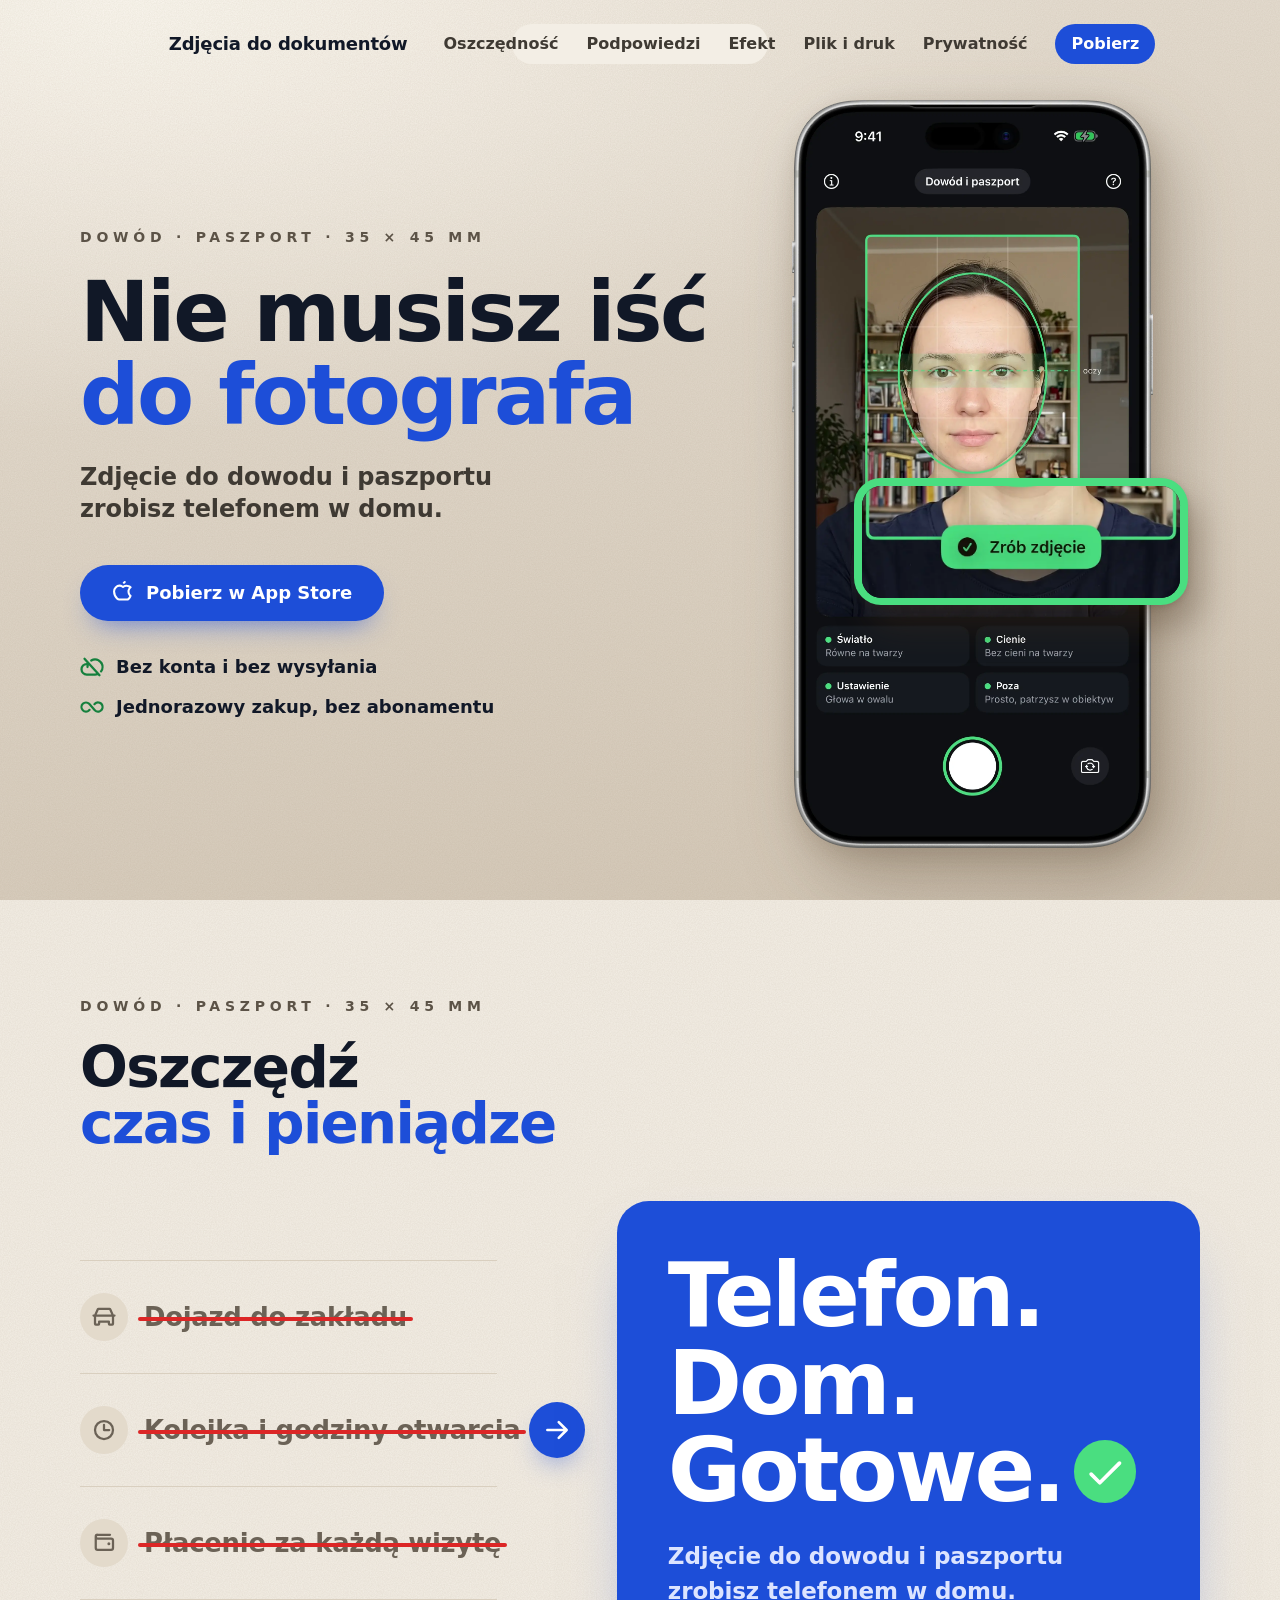
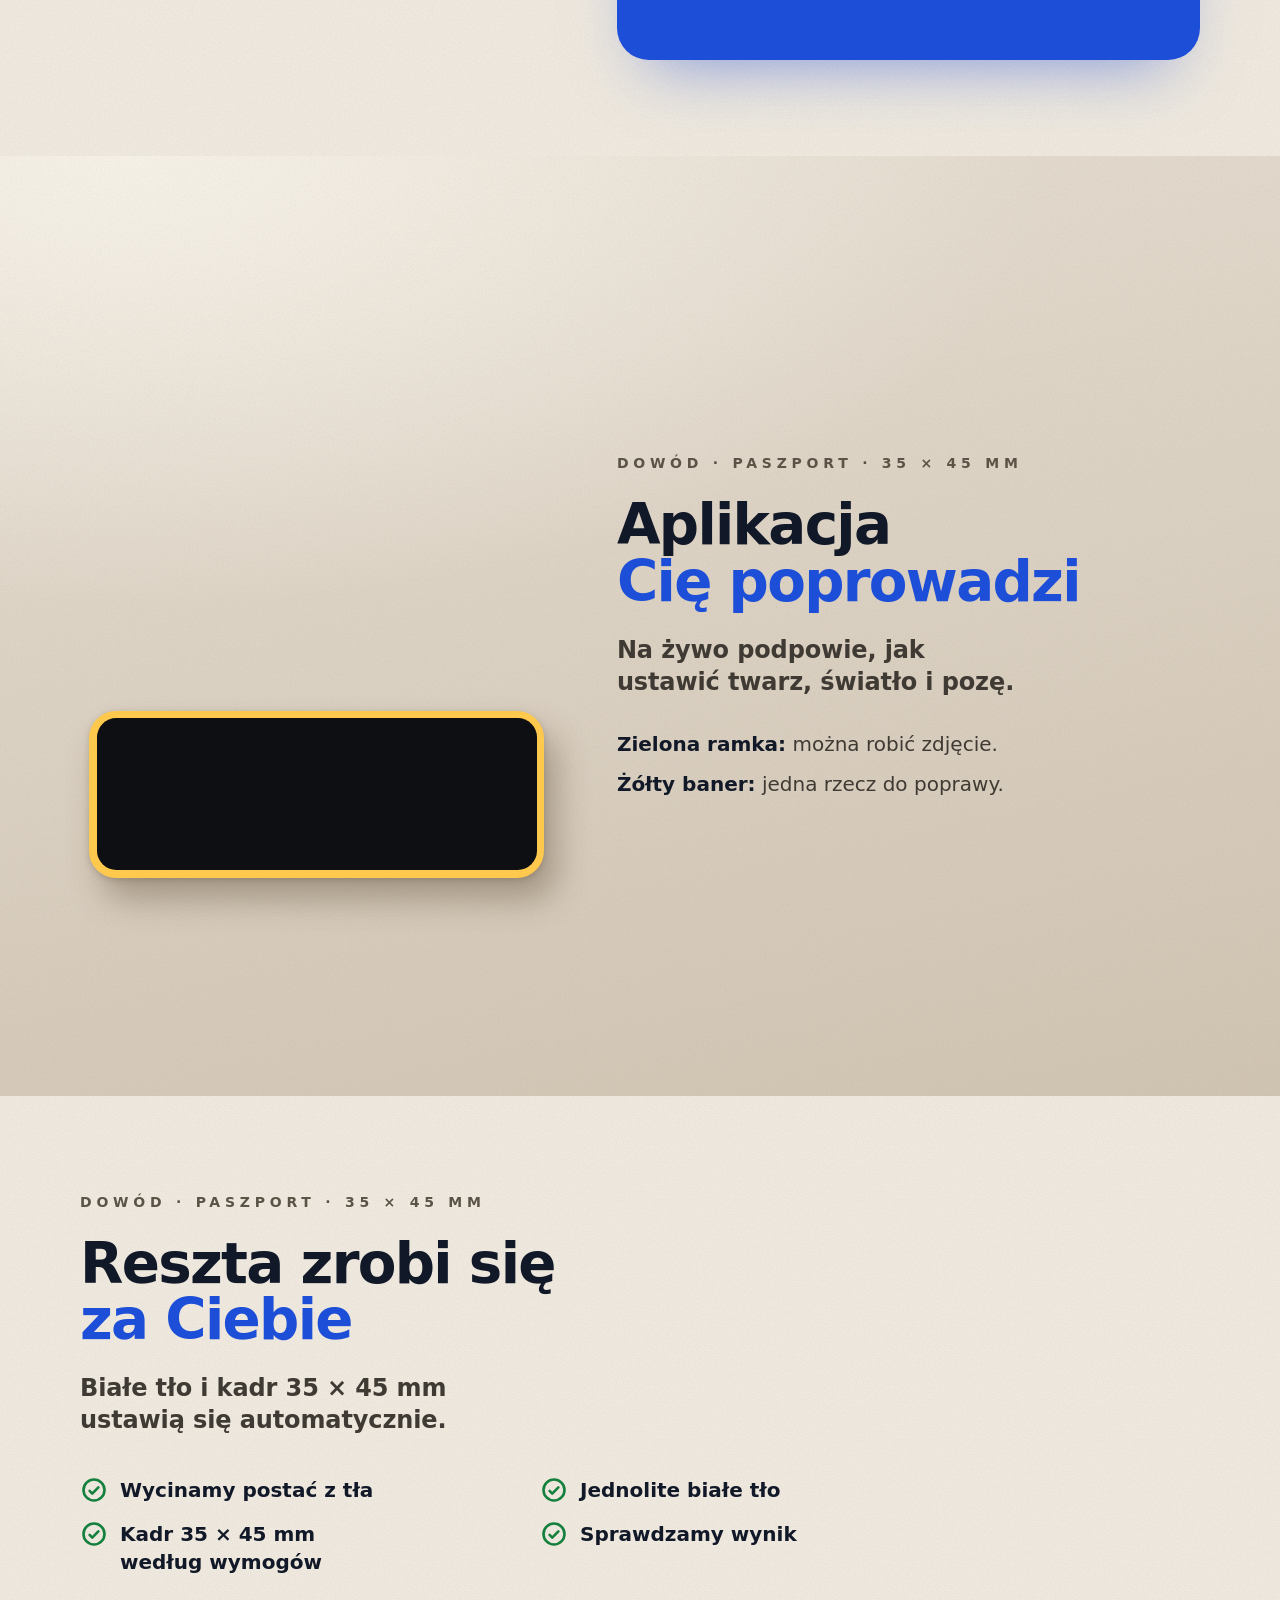
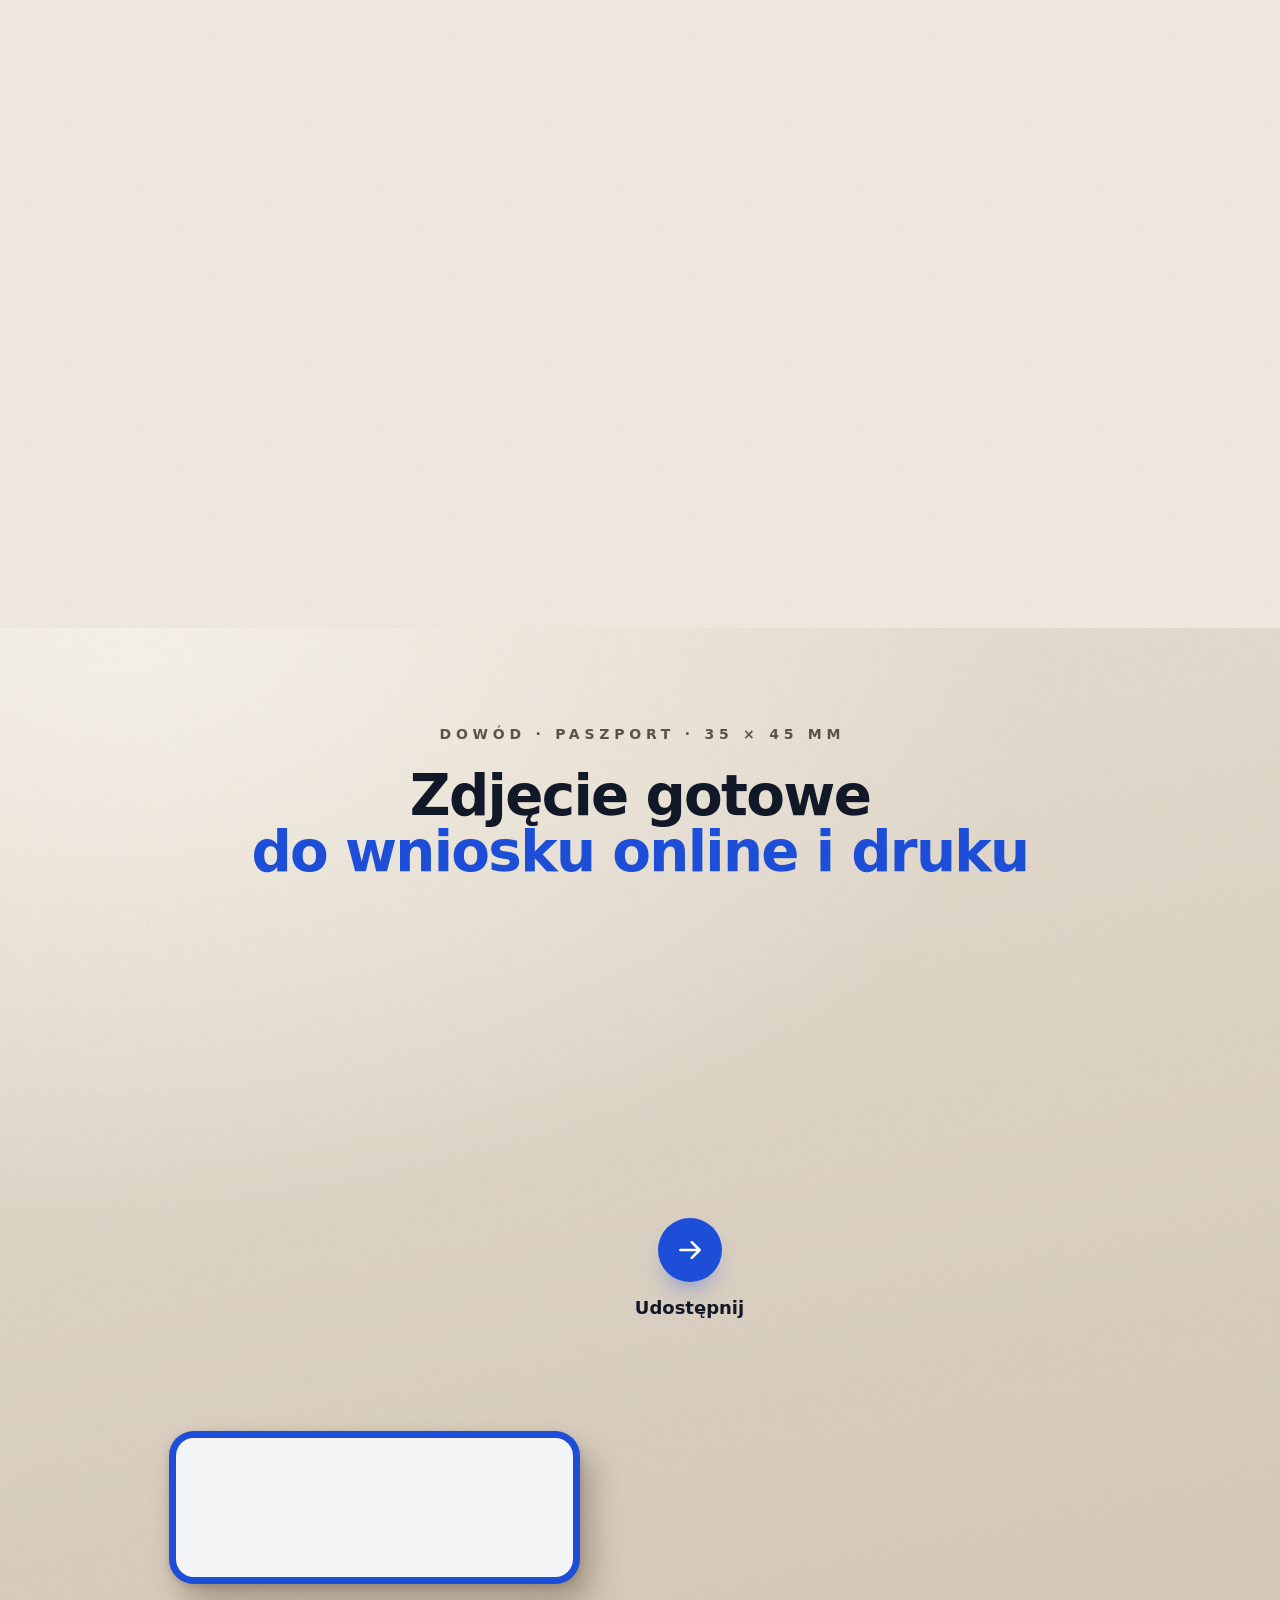
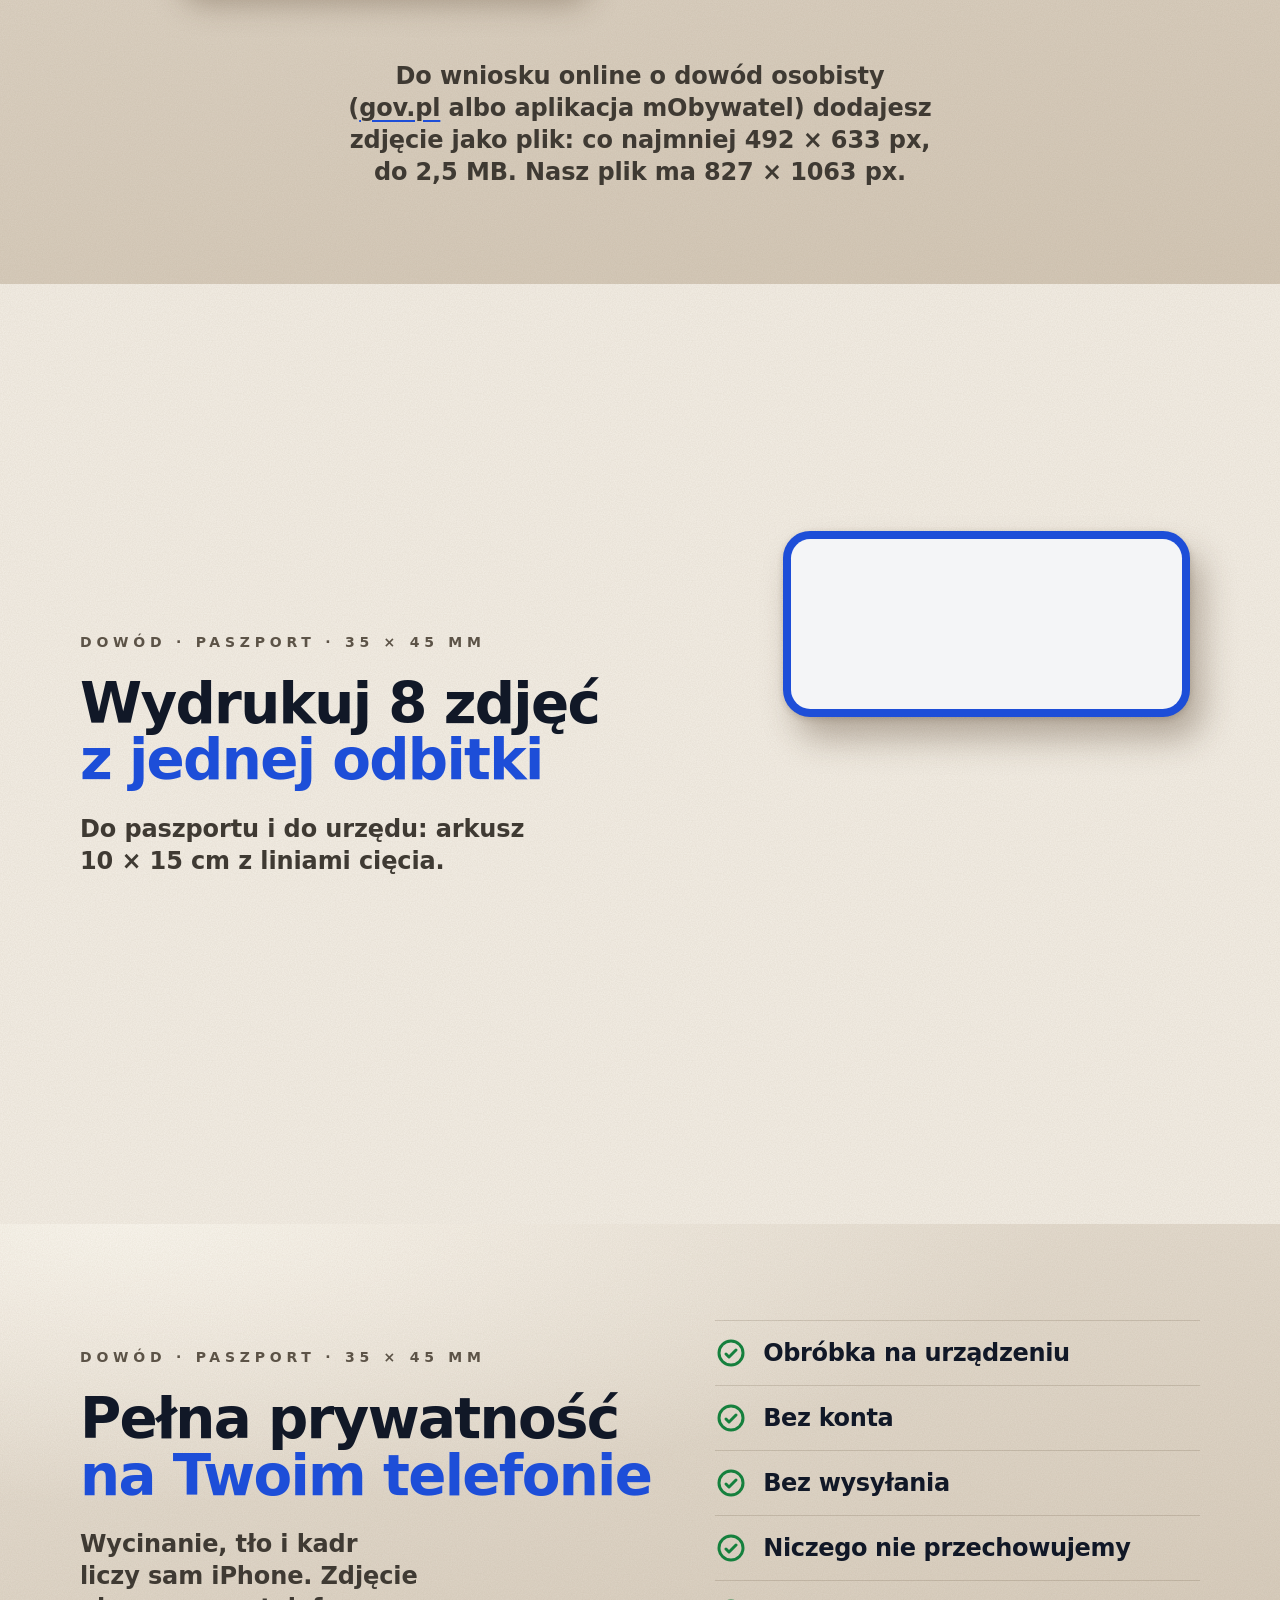
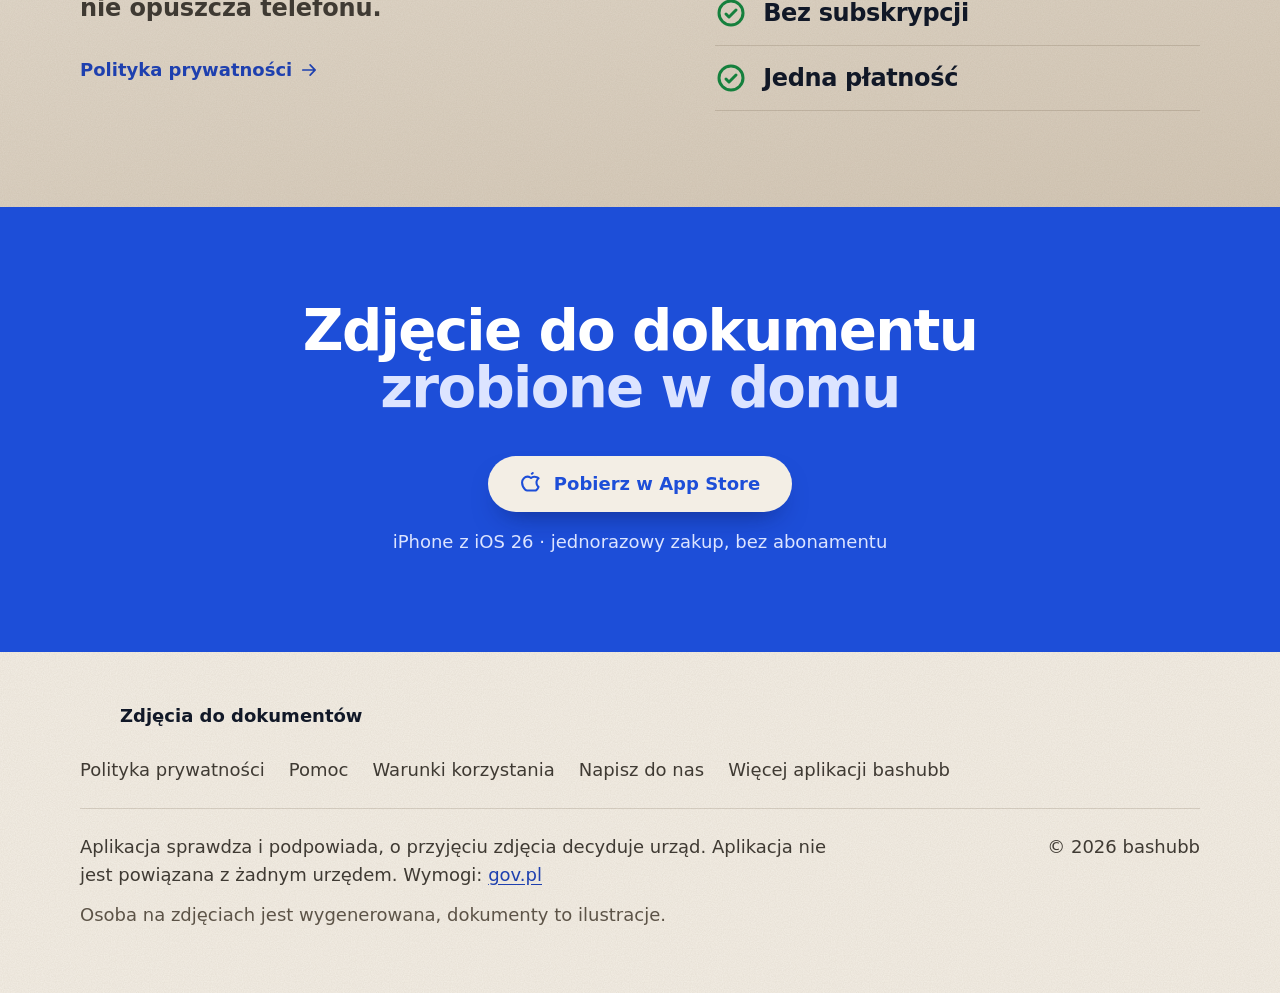
<file: index.html>
<!doctype html>
<html lang="pl" class="no-js">
<head>
<meta charset="utf-8">
<meta name="viewport" content="width=device-width, initial-scale=1, viewport-fit=cover">
<title>Zdjęcia do dokumentów: zdjęcie do dowodu i paszportu telefonem w domu</title>
<meta name="description" content="Zdjęcie do dowodu i paszportu zrobisz telefonem w domu. Aparat z ramką 35 × 45 mm i polami oczu i brody z maski MSWiA, podpowiedzi na żywo, potem białe tło i kadr robią się same. Plik do wniosku online o dowód osobisty albo arkusz 10 × 15 cm do druku. Wszystko na iPhonie.">
<link rel="canonical" href="https://bashubb.com/idphoto/">
<meta property="og:url" content="https://bashubb.com/idphoto/">
<meta name="theme-color" content="#f3eee5">
<meta name="color-scheme" content="light">
<meta property="og:type" content="website">
<meta property="og:locale" content="pl_PL">
<meta property="og:site_name" content="Zdjęcia do dokumentów">
<meta property="og:title" content="Nie musisz iść do fotografa">
<meta property="og:description" content="Zdjęcie do dowodu i paszportu zrobisz telefonem w domu. Ramka 35 × 45 mm z polami oczu i brody z maski MSWiA, białe tło i kadr. Wszystko na iPhonie.">
<meta property="og:image" content="https://bashubb.com/idphoto/assets/social-preview.jpg">
<meta property="og:image:width" content="1200">
<meta property="og:image:height" content="630">
<meta property="og:image:alt" content="Zdjęcia do dokumentów: Nie musisz iść do fotografa. Aparat z zieloną ramką do zdjęcia do dowodu i paszportu.">
<meta name="twitter:card" content="summary_large_image">
<meta name="twitter:image" content="https://bashubb.com/idphoto/assets/social-preview.jpg">
<link rel="icon" href="assets/fav/favicon-32.png" type="image/png" sizes="32x32">
<link rel="icon" href="assets/fav/favicon-48.png" type="image/png" sizes="48x48">
<link rel="icon" href="assets/fav/favicon-192.png" type="image/png" sizes="192x192">
<link rel="apple-touch-icon" href="assets/fav/apple-touch-icon.png">
<link rel="preload" href="assets/media/phone-ready.webp" as="image" type="image/webp" fetchpriority="high">
<link rel="stylesheet" href="assets/landing.css?v=2">
<link rel="stylesheet" href="assets/idphoto.css?v=4">
<script type="application/ld+json">
{
  "@context": "https://schema.org",
  "@type": "SoftwareApplication",
  "name": "Zdjęcia do dokumentów",
  "operatingSystem": "iOS 26 lub nowszy",
  "applicationCategory": "PhotographyApplication",
  "inLanguage": "pl",
  "url": "https://bashubb.com/idphoto/",
  "description": "Zdjęcie do dowodu osobistego i paszportu telefonem: ramka 35 × 45 mm z polami oczu i brody z maski MSWiA, podpowiedzi na żywo, automatycznie białe tło i kadr. Plik do wniosku online o dowód osobisty albo arkusz 10 × 15 cm do druku (paszport, urząd). Wszystko na telefonie.",
  "publisher": {"@type": "Organization", "name": "bashubb", "url": "https://bashubb.com/"}
}
</script>
</head>
<body>
<svg width="0" height="0" style="position:absolute" aria-hidden="true"><symbol id="i-apple-logo" viewBox="0 0 256 256" fill="currentColor"><path d="M227,168a12,12,0,0,0-4.21-5.09C207.25,152.22,204,133.68,204,120c0-16.17,12.68-30.6,20.25-37.76a12,12,0,0,0,0-17.43C210.89,52.17,188.81,44,168,44a76.29,76.29,0,0,0-40,11.37,75.59,75.59,0,0,0-93.58,11A78.64,78.64,0,0,0,12,123.51,131,131,0,0,0,53.43,216,43.81,43.81,0,0,0,83.6,228h87.69a43.87,43.87,0,0,0,32.05-13.85,127.63,127.63,0,0,0,18.4-25.39c1.57-2.88,3-5.71,4.14-8.41C227.47,176.67,229.12,172.87,227,168Zm-41.23,29.82A19.78,19.78,0,0,1,171.29,204H83.6a19.85,19.85,0,0,1-13.7-5.42A107.18,107.18,0,0,1,36,122.88,54.49,54.49,0,0,1,51.5,83.28,50.86,50.86,0,0,1,88,68h.72A51.5,51.5,0,0,1,120.48,79.4a12,12,0,0,0,15,0A51.41,51.41,0,0,1,168,68a67.24,67.24,0,0,1,29.88,7.4C186.26,89.66,180,105.13,180,120c0,23.33,7.47,42.89,21.25,56.19A103.3,103.3,0,0,1,185.76,197.81ZM128.75,13A43.83,43.83,0,0,1,142.17,1.51a12,12,0,0,1,11.64,21,19.84,19.84,0,0,0-6.11,5.24A12,12,0,0,1,128.75,13Z"/></symbol><symbol id="i-arrow-right" viewBox="0 0 256 256" fill="currentColor"><path d="M224.49,136.49l-72,72a12,12,0,0,1-17-17L187,140H40a12,12,0,0,1,0-24H187L135.51,64.48a12,12,0,0,1,17-17l72,72A12,12,0,0,1,224.49,136.49Z"/></symbol><symbol id="i-car-simple" viewBox="0 0 256 256" fill="currentColor"><path d="M240,100h-8.2L205.08,39.88A20,20,0,0,0,186.8,28H69.2A20,20,0,0,0,50.92,39.88L24.2,100H16a12,12,0,0,0,0,24h4v76a20,20,0,0,0,20,20H68a20,20,0,0,0,20-20V188h80v12a20,20,0,0,0,20,20h28a20,20,0,0,0,20-20V124h4a12,12,0,0,0,0-24ZM71.8,52H184.2l21.33,48H50.47ZM212,196H192V176a12,12,0,0,0-12-12H76a12,12,0,0,0-12,12v20H44V124H212Z"/></symbol><symbol id="i-check" viewBox="0 0 256 256" fill="currentColor"><path d="M232.49,80.49l-128,128a12,12,0,0,1-17,0l-56-56a12,12,0,1,1,17-17L96,183,215.51,63.51a12,12,0,0,1,17,17Z"/></symbol><symbol id="i-check-circle" viewBox="0 0 256 256" fill="currentColor"><path d="M176.49,95.51a12,12,0,0,1,0,17l-56,56a12,12,0,0,1-17,0l-24-24a12,12,0,1,1,17-17L112,143l47.51-47.52A12,12,0,0,1,176.49,95.51ZM236,128A108,108,0,1,1,128,20,108.12,108.12,0,0,1,236,128Zm-24,0a84,84,0,1,0-84,84A84.09,84.09,0,0,0,212,128Z"/></symbol><symbol id="i-clock" viewBox="0 0 256 256" fill="currentColor"><path d="M128,20A108,108,0,1,0,236,128,108.12,108.12,0,0,0,128,20Zm0,192a84,84,0,1,1,84-84A84.09,84.09,0,0,1,128,212Zm68-84a12,12,0,0,1-12,12H128a12,12,0,0,1-12-12V72a12,12,0,0,1,24,0v44h44A12,12,0,0,1,196,128Z"/></symbol><symbol id="i-cloud-slash" viewBox="0 0 256 256" fill="currentColor"><path d="M56.88,31.93A12,12,0,1,0,39.12,48.07L71.79,84A68,68,0,0,0,72,220h88a91.26,91.26,0,0,0,30.66-5.24l8.46,9.31a12,12,0,0,0,17.76-16.14ZM160,196H72a44,44,0,0,1-1.8-87.95A91.91,91.91,0,0,0,68,128a12,12,0,0,0,24,0,68.22,68.22,0,0,1,2.66-18.84l77.88,85.67A68.67,68.67,0,0,1,160,196Zm92-68a91.32,91.32,0,0,1-17.53,54,12,12,0,1,1-19.41-14.11,68,68,0,0,0-89.57-98.53,12,12,0,0,1-12.2-20.66A92,92,0,0,1,252,128Z"/></symbol><symbol id="i-infinity" viewBox="0 0 256 256" fill="currentColor"><path d="M252,128a60,60,0,0,1-102.43,42.43l-.49-.53L89.22,102.31a36,36,0,1,0,0,51.38l3.08-3.48a12,12,0,1,1,18,15.91l-3.35,3.78-.49.53a60,60,0,1,1,0-84.86l.49.53,59.86,67.59a36,36,0,1,0,0-51.38l-3.08,3.48a12,12,0,1,1-18-15.91l3.35-3.78.49-.53A60,60,0,0,1,252,128Z"/></symbol><symbol id="i-wallet" viewBox="0 0 256 256" fill="currentColor"><path d="M196,136a16,16,0,1,1-16-16A16,16,0,0,1,196,136Zm40-36v80a32,32,0,0,1-32,32H60a32,32,0,0,1-32-32V60.92A32,32,0,0,1,60,28H192a12,12,0,0,1,0,24H60a8,8,0,0,0-8,8.26v.08A8.32,8.32,0,0,0,60.48,68H204A32,32,0,0,1,236,100Zm-24,0a8,8,0,0,0-8-8H60.48A33.72,33.72,0,0,1,52,90.92V180a8,8,0,0,0,8,8H204a8,8,0,0,0,8-8Z"/></symbol></svg>

<a class="skip" href="#main">Przejdź do treści</a>

<nav class="island" aria-label="Główna nawigacja">
  <a class="brand" href="./"><img src="assets/app-icon-128.png" alt="" width="28" height="28">Zdjęcia do dokumentów</a>
  <div class="links">
    <a href="#save">Oszczędność</a>
    <a href="#guide">Podpowiedzi</a>
    <a href="#auto">Efekt</a>
    <a href="#send">Plik i druk</a>
    <a href="#privacy">Prywatność</a>
  </div>
  <a class="btn sm cta" href="https://apps.apple.com/pl/app/id6835585571">Pobierz</a>
  <button class="burger" type="button" aria-expanded="false" aria-controls="menu" aria-label="Otwórz menu"><span></span><span></span></button>
</nav>
<div class="menu" id="menu">
  <a href="#save">Oszczędność</a>
  <a href="#guide">Podpowiedzi</a>
  <a href="#auto">Efekt</a>
  <a href="#send">Plik i druk</a>
  <a href="#privacy">Prywatność</a>
  <a href="support/">Pomoc</a>
</div>

<main id="main">

<!-- 1. Hero -->
<section class="hero band-sand" aria-labelledby="hero-title">
  <div class="wrap hero-grid">
    <div class="hero-copy reveal">
      <span class="eyebrow">Dowód · paszport · 35&nbsp;×&nbsp;45&nbsp;mm</span>
      <h1 class="hero-title" id="hero-title"><span class="l1">Nie musisz iść</span> <span class="l2">do fotografa</span></h1>
      <p class="sub">Zdjęcie do dowodu i paszportu zrobisz telefonem w domu.</p>
      <div class="cta-row">
        <a class="btn lg" href="https://apps.apple.com/pl/app/id6835585571"><svg class="apple" aria-hidden="true"><use href="#i-apple-logo"/></svg>Pobierz w App Store</a>
      </div>
      <ul class="proof" aria-label="W skrócie">
        <li><svg aria-hidden="true"><use href="#i-cloud-slash"/></svg>Bez konta i bez wysyłania</li>
        <li><svg aria-hidden="true"><use href="#i-infinity"/></svg>Jednorazowy zakup, bez abonamentu</li>
      </ul>
    </div>
    <div class="stage-col reveal d2" style="--or:0.13">
      <div class="stage">
        <img class="ph" src="assets/media/phone-ready.webp" width="1428" height="2959" alt="Aparat aplikacji: twarz w zielonej ramce i owalu, a na dole zielony baner „Zrób zdjęcie” i cztery podpowiedzi: światło, cienie, ustawienie, poza" fetchpriority="high">
        <div class="zoom green" aria-hidden="true" style="--zl:17.087%;--zt:50.558%;--zw:92.640%;--rx:0.19538;--ry:0.49882;--rw:0.60924;--rh:0.10308;--ar:870/305"><div class="zp"><div class="zi i-ready"></div></div></div>
      </div>
    </div>
  </div>
</section>

<!-- 2. Save -->
<section class="save band-light pad" id="save" aria-labelledby="save-title">
  <div class="wrap">
    <div class="reveal">
      <span class="eyebrow">Dowód · paszport · 35&nbsp;×&nbsp;45&nbsp;mm</span>
      <h2 class="title" id="save-title"><span class="l1">Oszczędź</span> <span class="l2">czas i pieniądze</span></h2>
    </div>
    <div class="save-grid">
      <ul class="costs reveal" aria-label="Czego nie trzeba robić">
        <li><span class="badge" aria-hidden="true"><svg><use href="#i-car-simple"/></svg></span><s class="cost">Dojazd do zakładu</s></li>
        <li><span class="badge" aria-hidden="true"><svg><use href="#i-clock"/></svg></span><s class="cost">Kolejka i godziny otwarcia</s></li>
        <li><span class="badge" aria-hidden="true"><svg><use href="#i-wallet"/></svg></span><s class="cost">Płacenie za każdą wizytę</s></li>
      </ul>
      <span class="save-arrow" aria-hidden="true"><svg><use href="#i-arrow-right"/></svg></span>
      <div class="answer-card reveal d2">
        <p class="answer"><span>Telefon.</span><span>Dom.</span><span class="done">Gotowe.<i class="tick" aria-hidden="true"><svg><use href="#i-check"/></svg></i></span></p>
        <p class="answer-sub">Zdjęcie do dowodu i paszportu zrobisz telefonem w&nbsp;domu.</p>
      </div>
    </div>
  </div>
</section>

<!-- 3. Guide -->
<section class="guide band-sand pad" id="guide" aria-labelledby="guide-title">
  <div class="wrap split">
    <div class="stage-col reveal" style="--ol:0.31">
      <div class="stage">
        <img class="ph" src="assets/media/phone-hint.webp" width="1428" height="2959" alt="Aparat z żółtym banerem „Odsuń się trochę” i czterema podpowiedziami na dole: światło, cienie, ustawienie podświetlone na żółto, poza" loading="lazy">
        <div class="zoom amber" aria-hidden="true" style="--zl:-28.390%;--zt:61.375%;--zw:126.009%;--rx:0.04482;--ry:0.69145;--rw:0.91036;--rh:0.14363;--ar:1300/425;--zp:0.01681;--zbg:#0e0f12"><div class="zp"><div class="zi i-hint"></div></div></div>
      </div>
    </div>
    <div class="reveal d2">
      <span class="eyebrow">Dowód · paszport · 35&nbsp;×&nbsp;45&nbsp;mm</span>
      <h2 class="title" id="guide-title"><span class="l1">Aplikacja</span> <span class="l2">Cię poprowadzi</span></h2>
      <p class="sub">Na żywo podpowie, jak ustawić twarz, światło i pozę.</p>
      <ul class="say">
        <li><b>Zielona ramka:</b> można robić zdjęcie.</li>
        <li><b>Żółty baner:</b> jedna rzecz do poprawy.</li>
      </ul>
    </div>
  </div>
</section>

<!-- 4. The rest is automatic -->
<section class="auto band-light pad" id="auto" aria-labelledby="auto-title">
  <div class="wrap">
    <div class="reveal">
      <span class="eyebrow">Dowód · paszport · 35&nbsp;×&nbsp;45&nbsp;mm</span>
      <h2 class="title" id="auto-title"><span class="l1">Reszta zrobi się</span> <span class="l2">za Ciebie</span></h2>
      <p class="sub">Białe tło i kadr 35&nbsp;×&nbsp;45&nbsp;mm ustawią się automatycznie.</p>
    </div>
    <ul class="ticks reveal d1">
      <li><svg aria-hidden="true"><use href="#i-check-circle"/></svg>Wycinamy postać z tła</li>
      <li><svg aria-hidden="true"><use href="#i-check-circle"/></svg>Jednolite białe tło</li>
      <li><svg aria-hidden="true"><use href="#i-check-circle"/></svg>Kadr 35&nbsp;×&nbsp;45&nbsp;mm według wymogów</li>
      <li><svg aria-hidden="true"><use href="#i-check-circle"/></svg>Sprawdzamy wynik</li>
    </ul>
    <div class="docs reveal">
      <img src="assets/media/documents.webp" width="2400" height="1300" alt="Makiety dokumentów z tym samym zdjęciem: paszport i dowód osobisty (ilustracja)" loading="lazy">
    </div>
  </div>
</section>

<!-- 5. Send the file -->
<section class="send band-sand pad" id="send" aria-labelledby="send-title">
  <div class="wrap">
    <div class="center reveal">
      <span class="eyebrow">Dowód · paszport · 35&nbsp;×&nbsp;45&nbsp;mm</span>
      <h2 class="title" id="send-title"><span class="l1">Zdjęcie gotowe</span> <span class="l2">do wniosku online i druku</span></h2>
    </div>
    <div class="flow">
      <div class="stage-col reveal" style="--ol:0.30">
        <div class="stage">
          <img class="ph" src="assets/media/phone-result.webp" width="1428" height="2959" alt="Zdjęcie gotowe: portret na białym tle, lista sprawdzonych wymogów i przyciski „Zapisz w Zdjęciach”, „Zapisz w Plikach” i „Udostępnij”" loading="lazy">
          <div class="zoom blue" aria-hidden="true" style="--zl:-26.639%;--zt:73.491%;--zw:124.608%;--rx:0.05882;--ry:0.81480;--rw:0.88235;--rh:0.13518;--ar:1260/400;--zp:0.02801;--zbg:#f4f5f7"><div class="zp"><div class="zi i-result"></div></div></div>
        </div>
      </div>
      <div class="flow-arrow reveal d1">
        <span class="arrow" aria-hidden="true"><svg><use href="#i-arrow-right"/></svg></span>
        <span>Udostępnij</span>
      </div>
      <div class="fig-form">
        <div class="stage-col reveal d2">
          <div class="stage">
            <img class="ph" src="assets/media/iphone-form.webp" width="900" height="1865" alt="Przykładowy formularz „Wnioski online”: krok 3 z 5, dodany plik ze zdjęciem z komunikatem „Plik dodany” i odhaczone wymagania (ilustracja)" loading="lazy">
          </div>
        </div>
      </div>
    </div>
    <p class="sub send-note reveal">Do wniosku online o dowód osobisty (<a href="https://www.gov.pl/web/gov/uzyskaj-dowod-osobisty" rel="noopener">gov.pl</a> albo aplikacja mObywatel) dodajesz zdjęcie jako plik: co najmniej 492&nbsp;×&nbsp;633&nbsp;px, do 2,5&nbsp;MB. Nasz plik ma 827&nbsp;×&nbsp;1063&nbsp;px.</p>
  </div>
</section>

<!-- 6. Print -->
<section class="print band-light pad" id="print" aria-labelledby="print-title">
  <div class="wrap split flip">
    <div class="reveal">
      <span class="eyebrow">Dowód · paszport · 35&nbsp;×&nbsp;45&nbsp;mm</span>
      <h2 class="title" id="print-title"><span class="l1">Wydrukuj 8 zdjęć</span> <span class="l2">z jednej odbitki</span></h2>
      <p class="sub">Do paszportu i do urzędu: arkusz 10&nbsp;×&nbsp;15&nbsp;cm z liniami cięcia.</p>
    </div>
    <div class="stage-col reveal d2" style="--or:0.20">
      <div class="stage">
        <img class="ph" src="assets/media/phone-print.webp" width="1428" height="2959" alt="Zdjęcie gotowe, zakładka „Do druku”: arkusz 10 × 15 cm z ośmioma zdjęciami i lista sprawdzonych wymogów" loading="lazy">
        <div class="zoom blue" aria-hidden="true" style="--zl:4.482%;--zt:20.210%;--zw:112.807%;--rx:0.04482;--ry:0.20818;--rw:0.86835;--rh:0.17405;--ar:1240/515;--zp:0.01681;--zbg:#f4f5f7"><div class="zp"><div class="zi i-print"></div></div></div>
      </div>
    </div>
  </div>
</section>

<!-- 6. Privacy -->
<section class="privacy band-sand pad" id="privacy" aria-labelledby="privacy-title">
  <div class="wrap priv">
    <div class="reveal">
      <span class="eyebrow">Dowód · paszport · 35&nbsp;×&nbsp;45&nbsp;mm</span>
      <h2 class="title" id="privacy-title"><span class="l1">Pełna prywatność</span> <span class="l2">na Twoim telefonie</span></h2>
      <p class="sub">Wycinanie, tło i kadr liczy sam iPhone. Zdjęcie nie opuszcza telefonu.</p>
      <a class="more" href="privacy/">Polityka prywatności<svg aria-hidden="true"><use href="#i-arrow-right"/></svg></a>
    </div>
    <ul class="pv reveal d2">
      <li><svg aria-hidden="true"><use href="#i-check-circle"/></svg>Obróbka na urządzeniu</li>
      <li><svg aria-hidden="true"><use href="#i-check-circle"/></svg>Bez konta</li>
      <li><svg aria-hidden="true"><use href="#i-check-circle"/></svg>Bez wysyłania</li>
      <li><svg aria-hidden="true"><use href="#i-check-circle"/></svg>Niczego nie przechowujemy</li>
      <li><svg aria-hidden="true"><use href="#i-check-circle"/></svg>Bez subskrypcji</li>
      <li><svg aria-hidden="true"><use href="#i-check-circle"/></svg>Jedna płatność</li>
    </ul>
  </div>
</section>

<!-- 7. Final call -->
<section class="final pad" aria-labelledby="final-title">
  <div class="wrap">
    <h2 class="title reveal" id="final-title"><span class="l1">Zdjęcie do dokumentu</span> <span class="l2">zrobione w domu</span></h2>
    <div class="cta-row reveal d1">
      <a class="btn lg" href="https://apps.apple.com/pl/app/id6835585571"><svg class="apple" aria-hidden="true"><use href="#i-apple-logo"/></svg>Pobierz w App Store</a>
    </div>
    <p class="small reveal d2">iPhone z iOS 26 · jednorazowy zakup, bez abonamentu</p>
  </div>
</section>
</main>

<footer class="footer">
  <div class="wrap">
    <a class="brand" href="./"><img src="assets/app-icon-128.png" alt="" width="32" height="32">Zdjęcia do dokumentów</a>
    <nav aria-label="Stopka">
      <a href="privacy/">Polityka prywatności</a>
      <a href="support/">Pomoc</a>
      <a href="https://www.apple.com/legal/internet-services/itunes/dev/stdeula/">Warunki korzystania</a>
      <a href="mailto:bashubb.dev@gmail.com">Napisz do nas</a>
      <a href="https://bashubb.com/">Więcej aplikacji bashubb</a>
    </nav>
    <div class="meta">
      <p class="note">Aplikacja sprawdza i podpowiada, o przyjęciu zdjęcia decyduje urząd. Aplikacja nie jest powiązana z żadnym urzędem. Wymogi: <a href="https://www.gov.pl/web/gov/zdjecie-do-dowodu-lub-paszportu" rel="noopener">gov.pl</a></p>
      <span>© 2026 bashubb</span>
      <p class="quiet">Osoba na zdjęciach jest wygenerowana, dokumenty to ilustracje.</p>
    </div>
  </div>
</footer>

<script src="assets/landing.js?v=2"></script>
<script>
(() => {
  // landing.js is shared across sites and labels its menu button in English; relabel it in Polish
  const burger = document.querySelector(".burger");
  if (!burger) return;
  const label = () => burger.setAttribute("aria-label", burger.getAttribute("aria-expanded") === "true" ? "Zamknij menu" : "Otwórz menu");
  burger.addEventListener("click", label);
  const menu = document.getElementById("menu");
  if (menu) menu.addEventListener("click", label);
  addEventListener("keydown", (e) => { if (e.key === "Escape") label(); });
})();
</script>
</body>
</html>
</file>
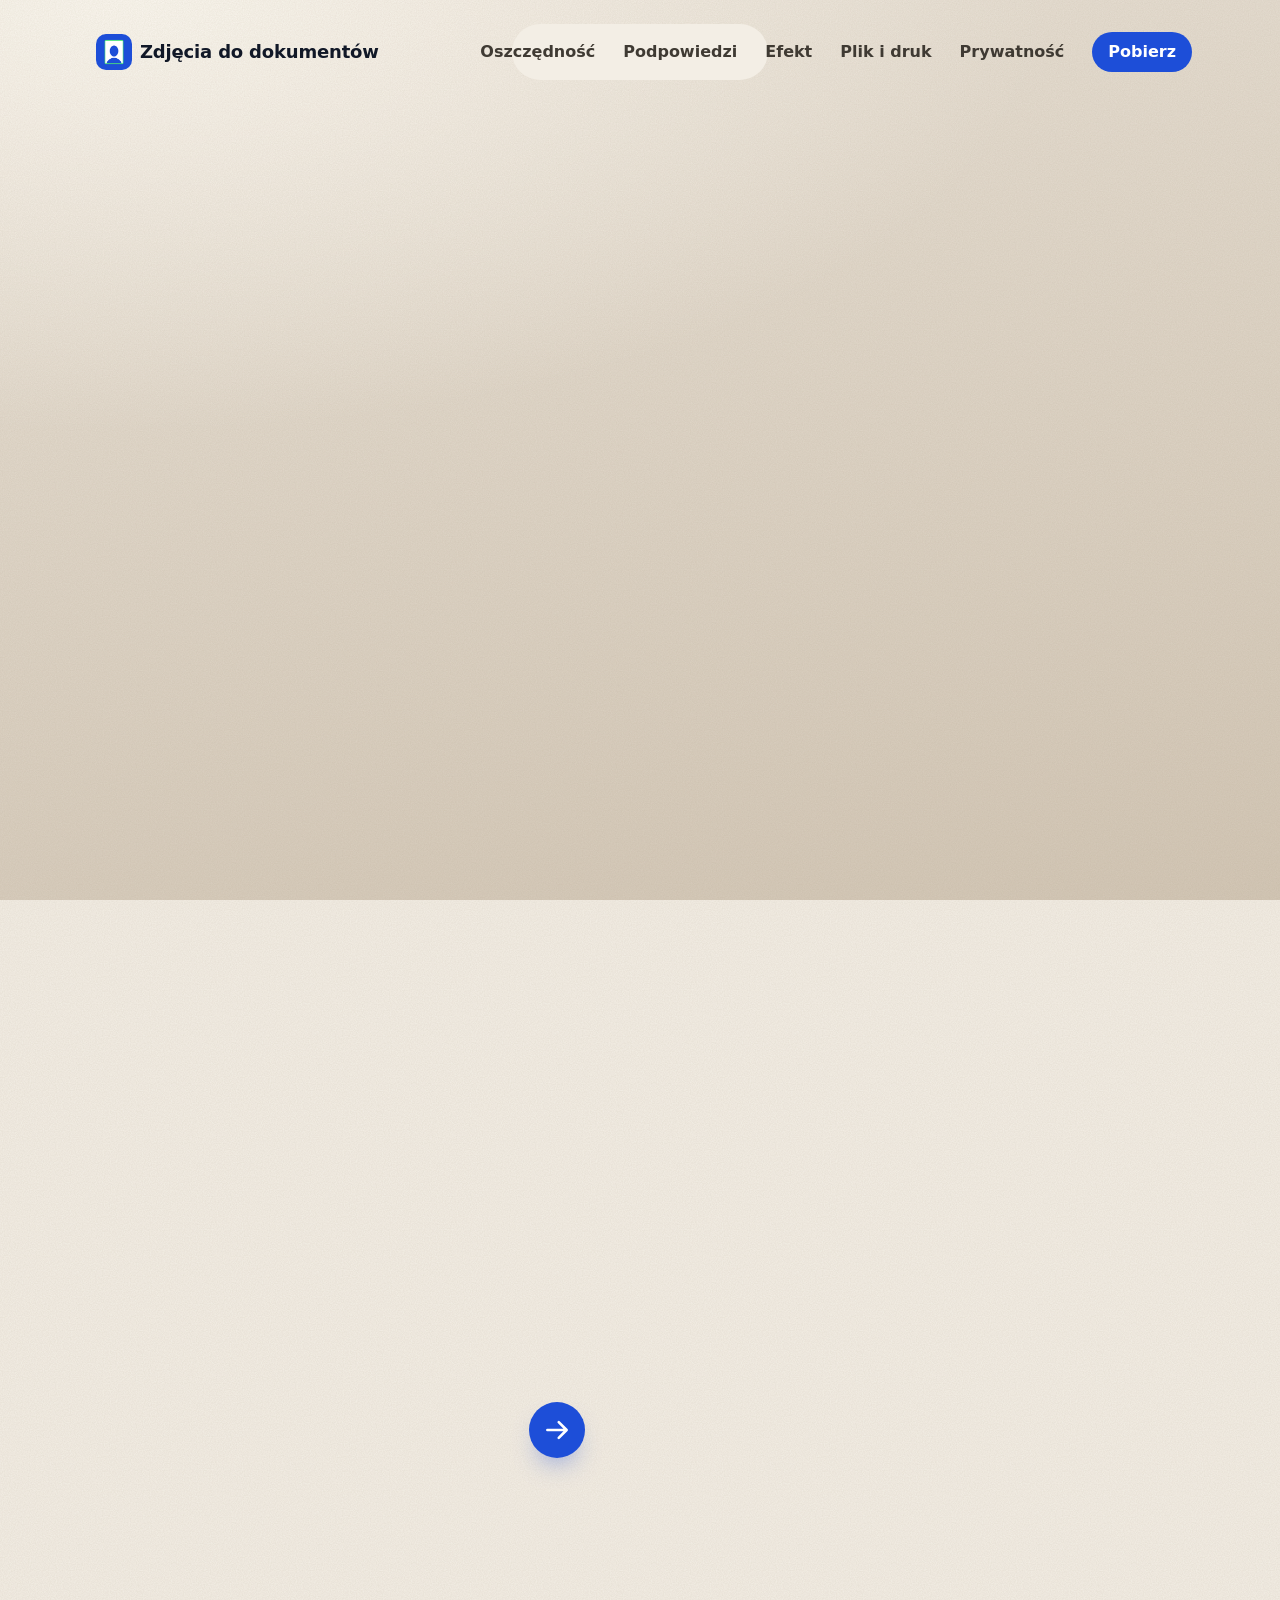
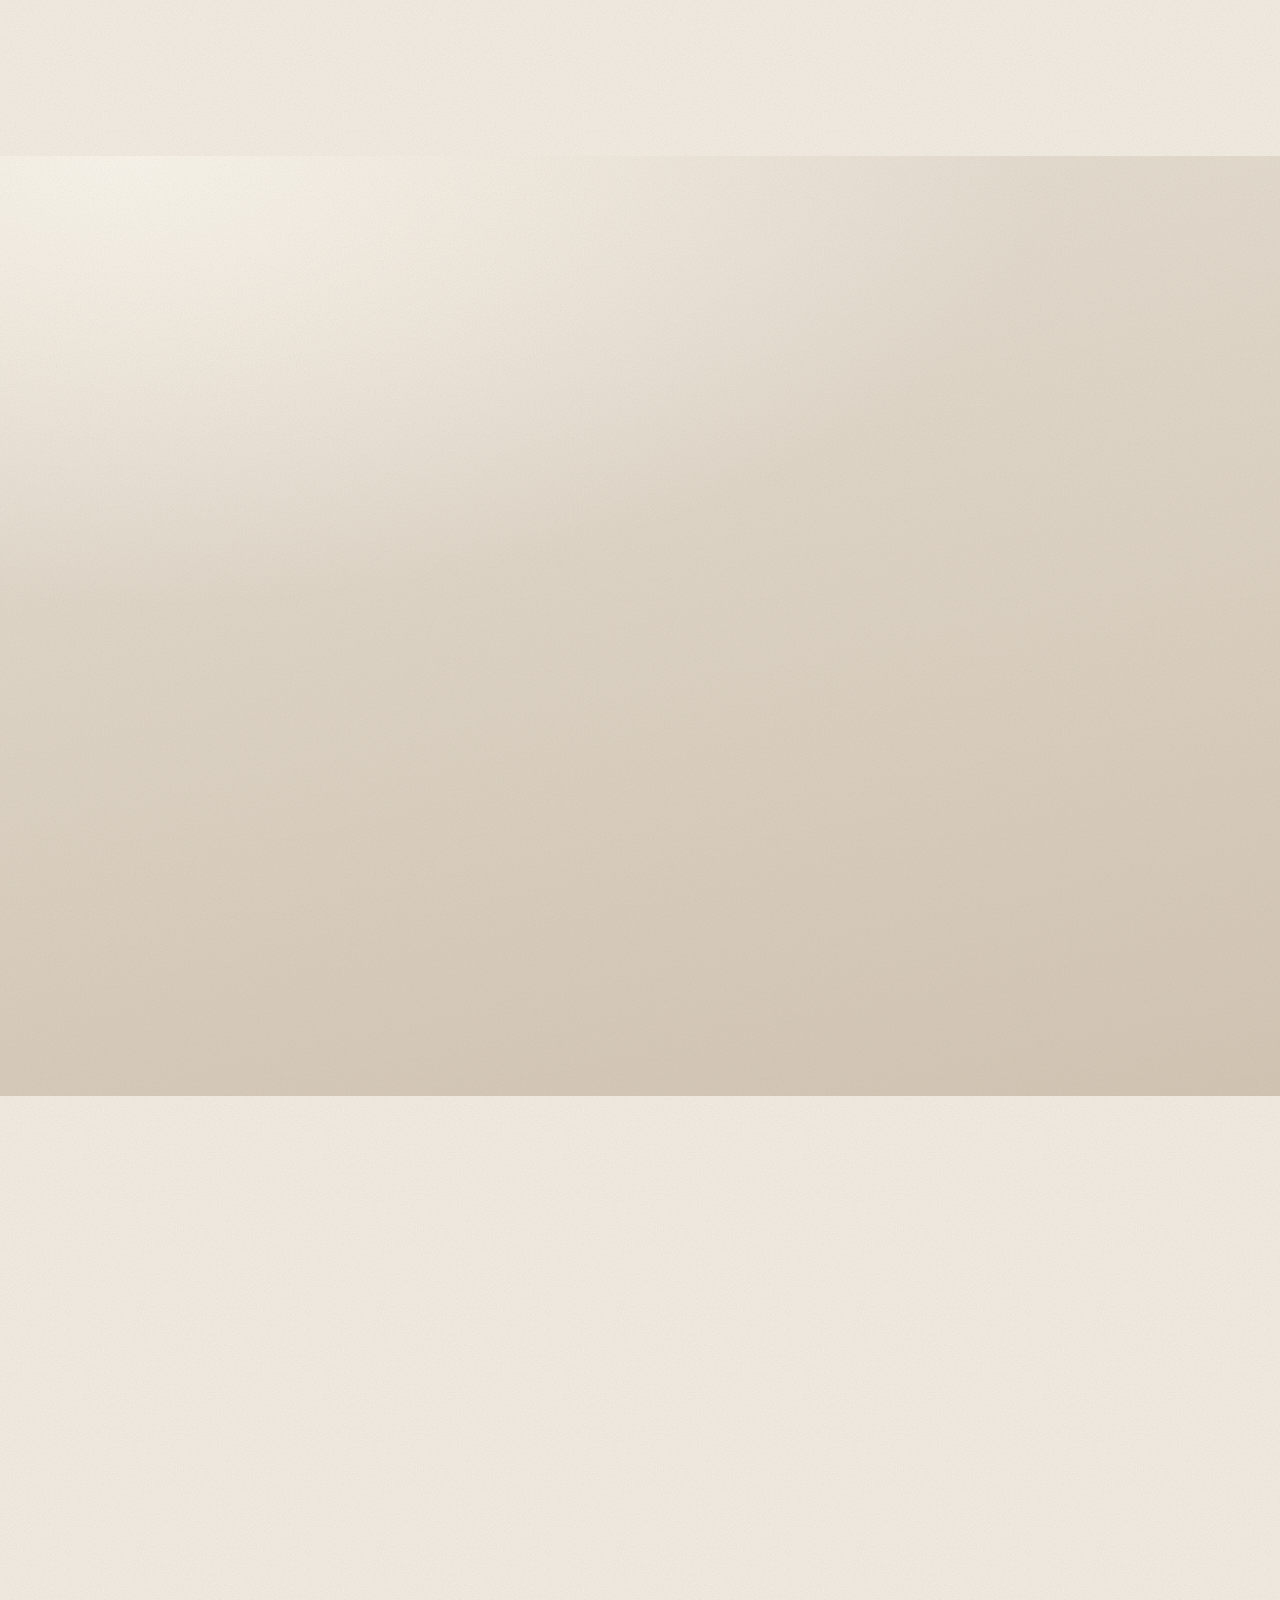
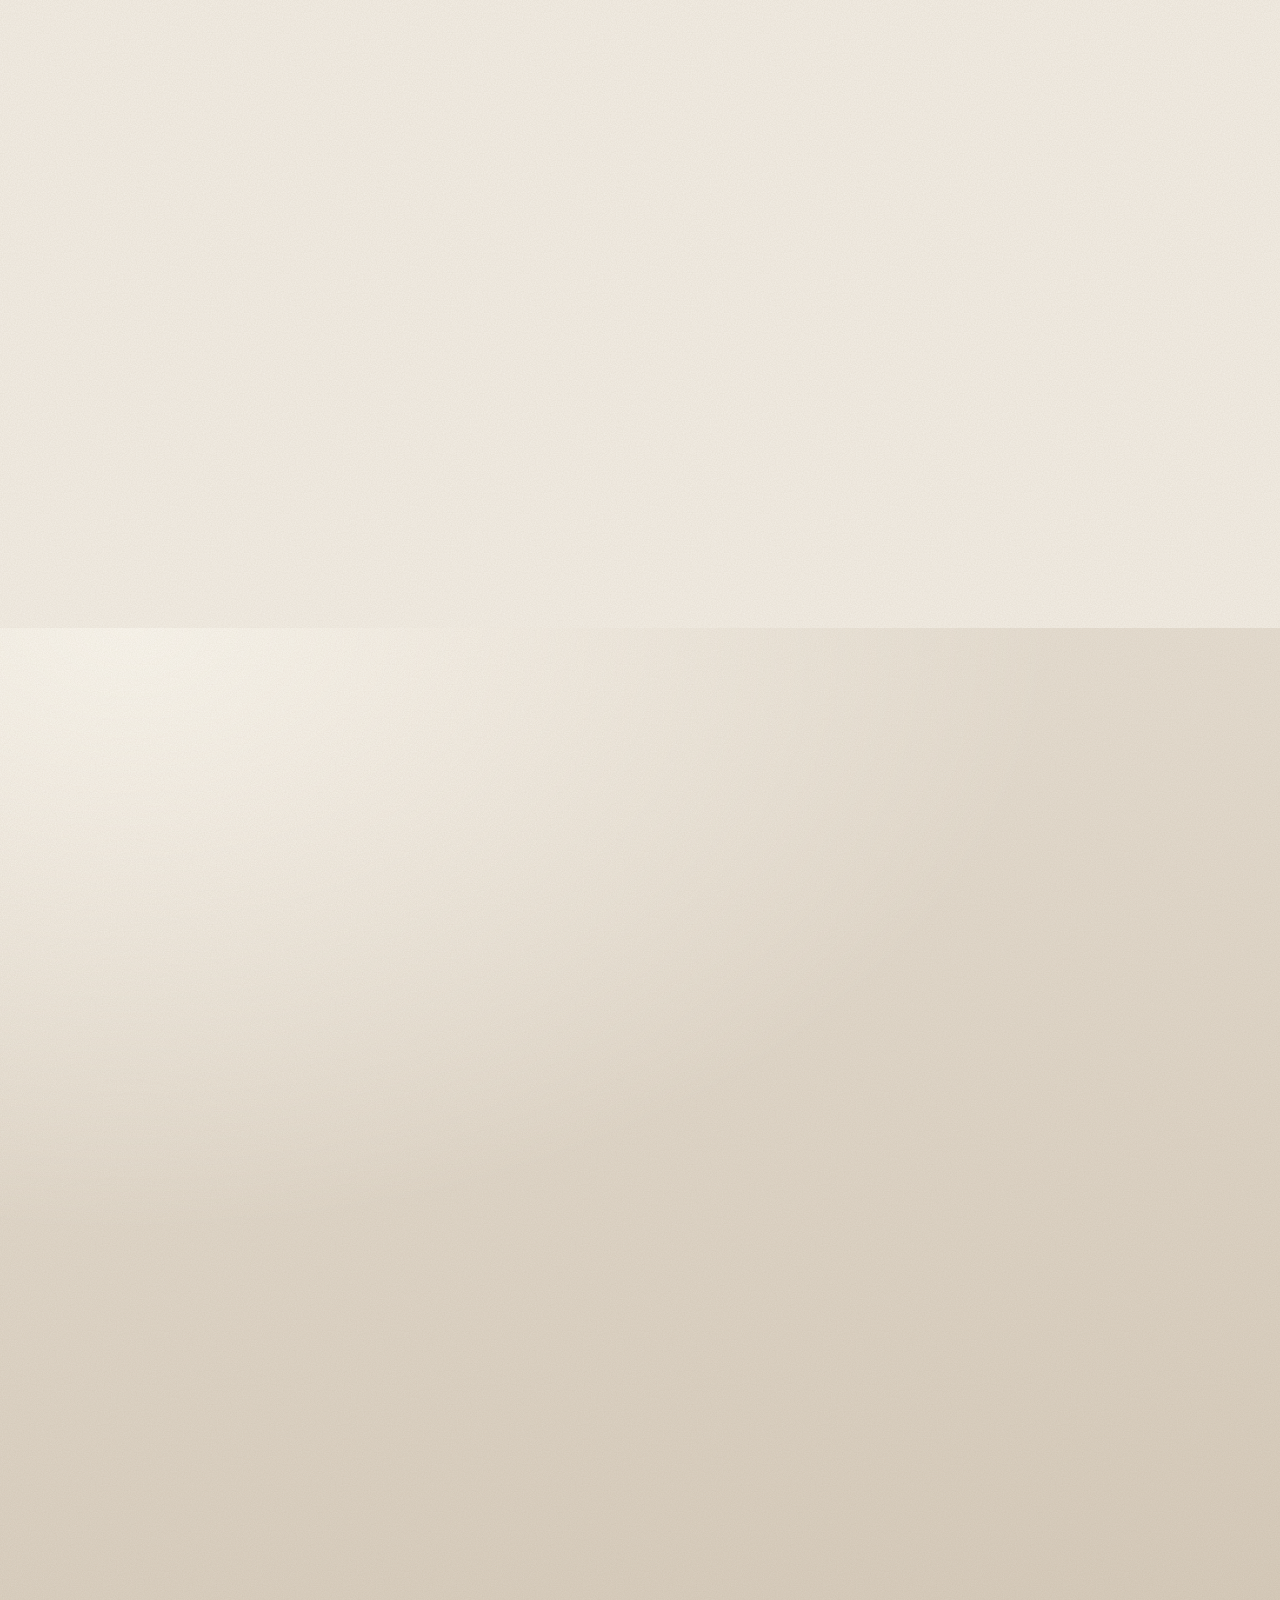
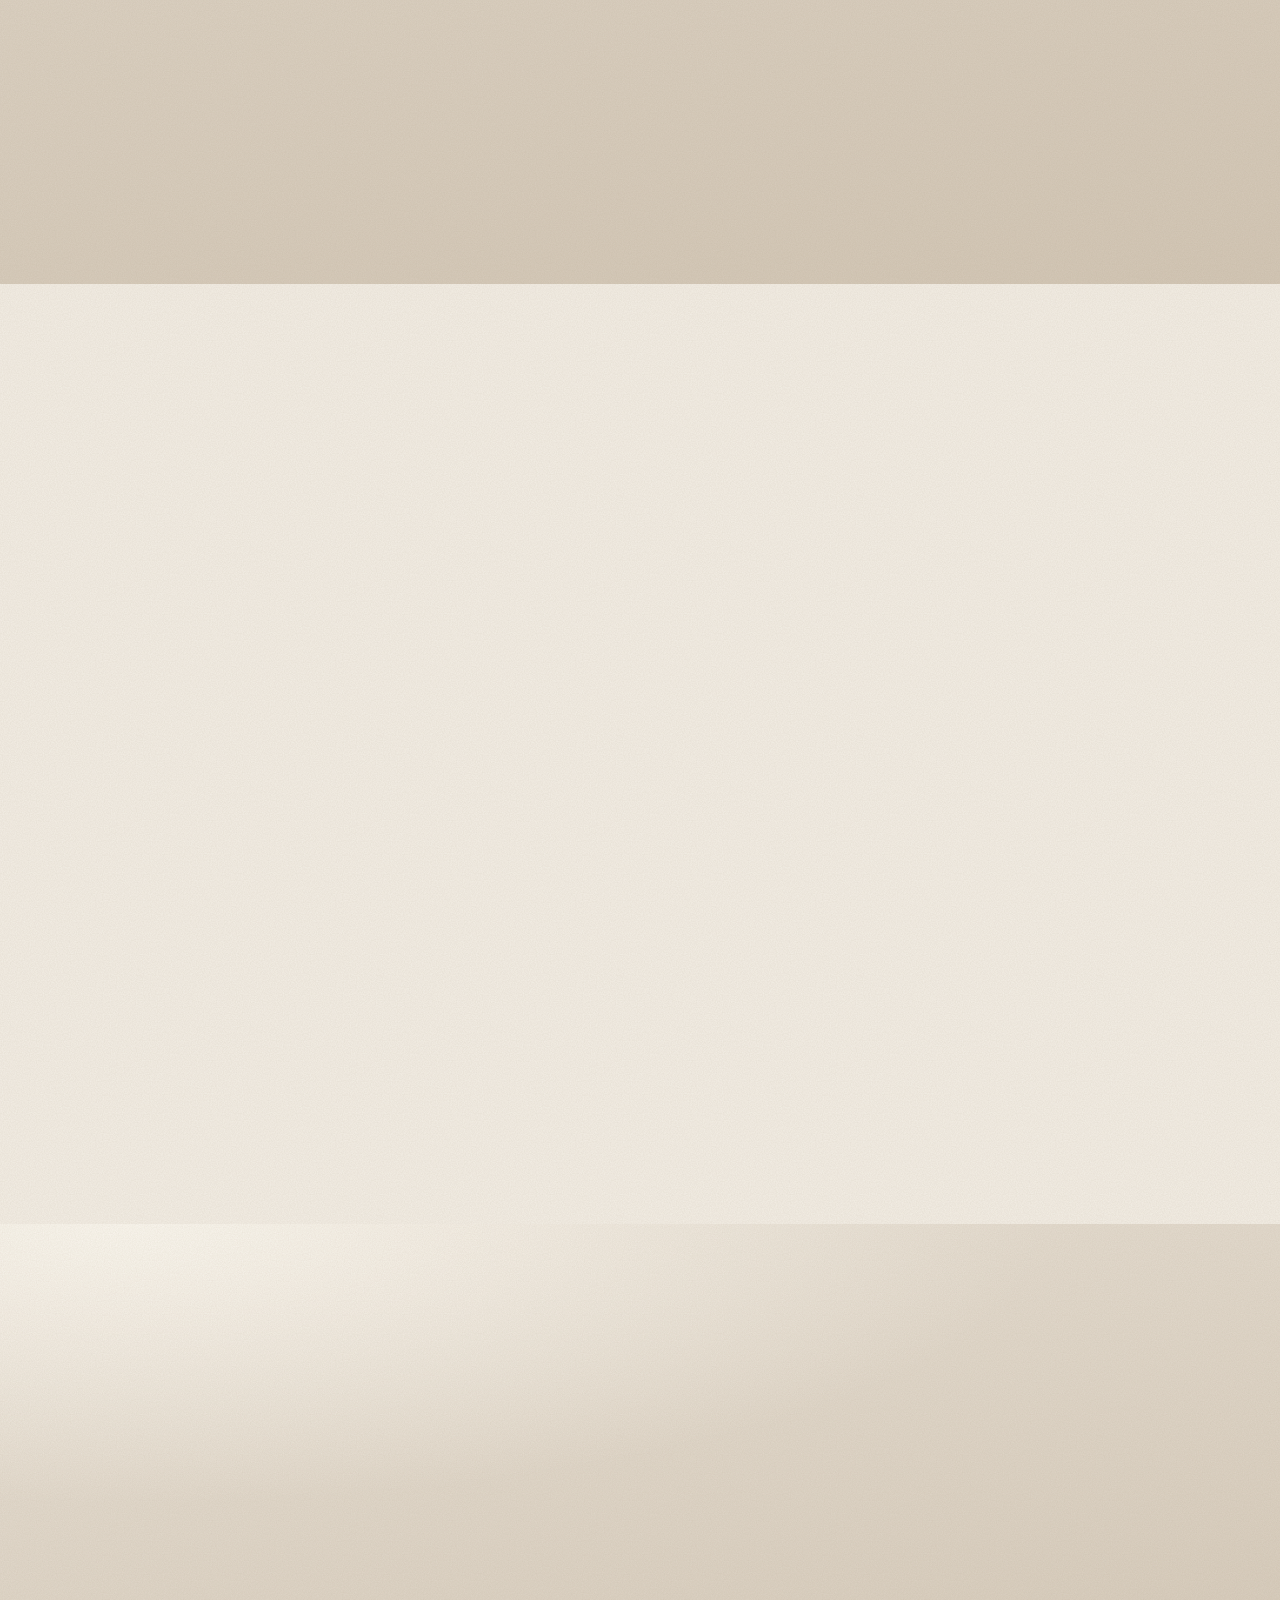
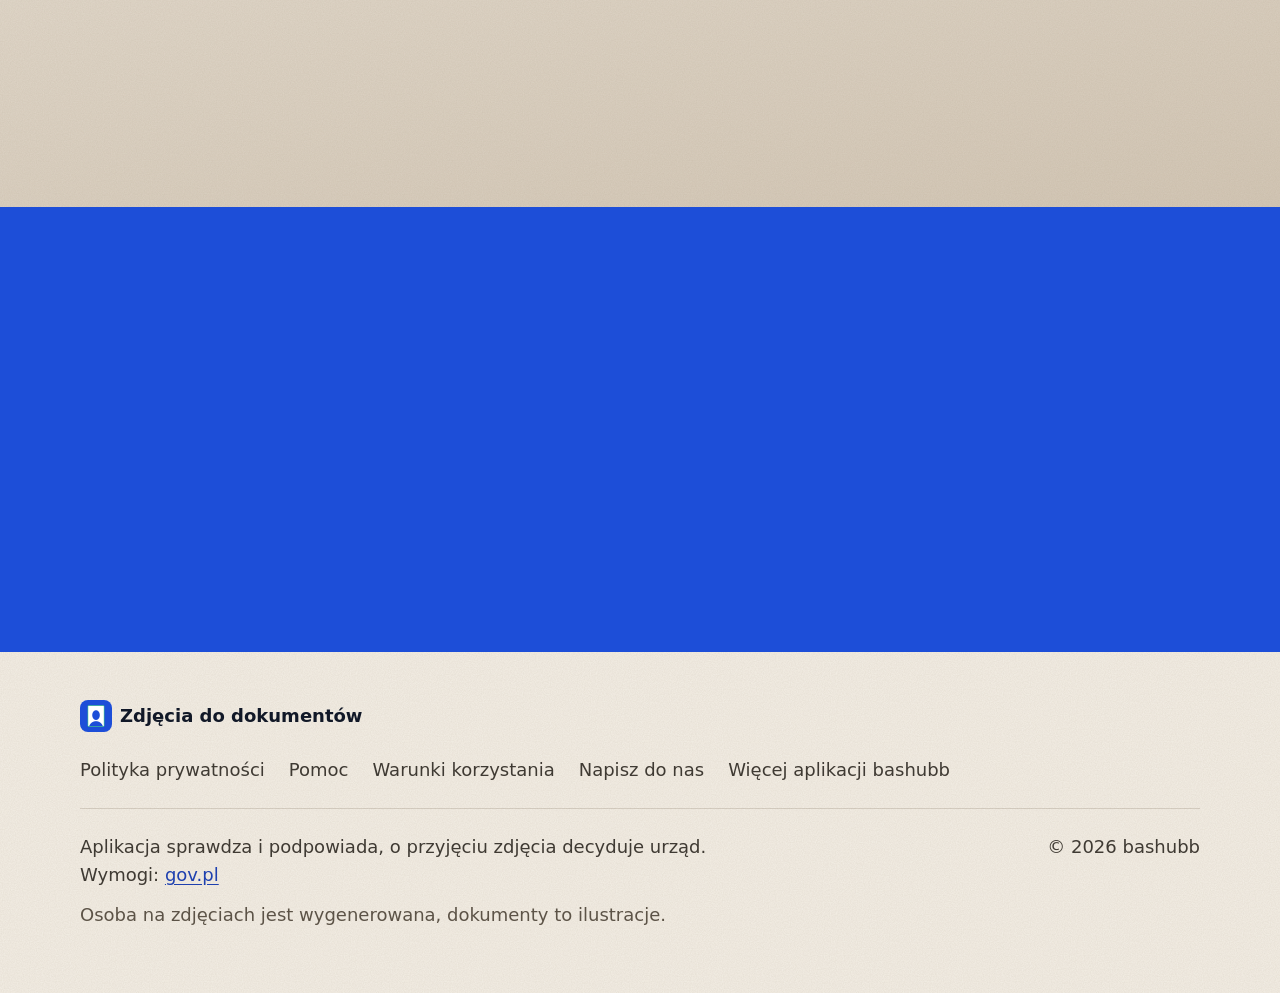
<file: docs/index.html>
<!doctype html>
<html lang="pl" class="no-js">
<head>
<meta charset="utf-8">
<meta name="viewport" content="width=device-width, initial-scale=1, viewport-fit=cover">
<title>Zdjęcia do dokumentów: zdjęcie do dowodu i paszportu telefonem w domu</title>
<meta name="description" content="Zdjęcie do dowodu i paszportu zrobisz telefonem w domu. Aparat z ramką i owalem z maski MSWiA, podpowiedzi na żywo, potem białe tło, kadr 35 × 45 mm i cienie robią się same. Plik do wniosku online o dowód osobisty albo arkusz 10 × 15 cm do druku. Wszystko na iPhonie.">
<link rel="canonical" href="https://bashubb.com/idphoto/">
<meta property="og:url" content="https://bashubb.com/idphoto/">
<meta name="theme-color" content="#f3eee5">
<meta name="color-scheme" content="light">
<meta property="og:type" content="website">
<meta property="og:locale" content="pl_PL">
<meta property="og:site_name" content="Zdjęcia do dokumentów">
<meta property="og:title" content="Nie musisz iść do fotografa">
<meta property="og:description" content="Zdjęcie do dowodu i paszportu zrobisz telefonem w domu. Ramka z maski MSWiA, białe tło i kadr 35 × 45 mm. Wszystko na iPhonie.">
<meta property="og:image" content="https://bashubb.com/idphoto/assets/social-preview.jpg">
<meta property="og:image:width" content="1200">
<meta property="og:image:height" content="630">
<meta property="og:image:alt" content="Zdjęcia do dokumentów: Nie musisz iść do fotografa. Aparat z zieloną ramką do zdjęcia do dowodu i paszportu.">
<meta name="twitter:card" content="summary_large_image">
<meta name="twitter:image" content="https://bashubb.com/idphoto/assets/social-preview.jpg">
<link rel="icon" href="assets/fav/favicon-32.png" type="image/png" sizes="32x32">
<link rel="icon" href="assets/fav/favicon-48.png" type="image/png" sizes="48x48">
<link rel="icon" href="assets/fav/favicon-192.png" type="image/png" sizes="192x192">
<link rel="apple-touch-icon" href="assets/fav/apple-touch-icon.png">
<link rel="preload" href="assets/media/phone-ready.webp" as="image" type="image/webp" fetchpriority="high">
<link rel="stylesheet" href="assets/landing.css?v=2">
<link rel="stylesheet" href="assets/idphoto.css?v=3">
<script type="application/ld+json">
{
  "@context": "https://schema.org",
  "@type": "SoftwareApplication",
  "name": "Zdjęcia do dokumentów",
  "operatingSystem": "iOS 26 lub nowszy",
  "applicationCategory": "PhotographyApplication",
  "inLanguage": "pl",
  "url": "https://bashubb.com/idphoto/",
  "description": "Zdjęcie do dowodu osobistego i paszportu telefonem: ramka i owal z maski MSWiA, podpowiedzi na żywo, automatycznie białe tło, kadr 35 × 45 mm i wyrównane cienie. Plik do wniosku online o dowód osobisty albo arkusz 10 × 15 cm do druku (paszport, urząd). Wszystko na telefonie.",
  "publisher": {"@type": "Organization", "name": "bashubb", "url": "https://bashubb.com/"}
}
</script>
</head>
<body>
<svg width="0" height="0" style="position:absolute" aria-hidden="true"><symbol id="i-apple-logo" viewBox="0 0 256 256" fill="currentColor"><path d="M227,168a12,12,0,0,0-4.21-5.09C207.25,152.22,204,133.68,204,120c0-16.17,12.68-30.6,20.25-37.76a12,12,0,0,0,0-17.43C210.89,52.17,188.81,44,168,44a76.29,76.29,0,0,0-40,11.37,75.59,75.59,0,0,0-93.58,11A78.64,78.64,0,0,0,12,123.51,131,131,0,0,0,53.43,216,43.81,43.81,0,0,0,83.6,228h87.69a43.87,43.87,0,0,0,32.05-13.85,127.63,127.63,0,0,0,18.4-25.39c1.57-2.88,3-5.71,4.14-8.41C227.47,176.67,229.12,172.87,227,168Zm-41.23,29.82A19.78,19.78,0,0,1,171.29,204H83.6a19.85,19.85,0,0,1-13.7-5.42A107.18,107.18,0,0,1,36,122.88,54.49,54.49,0,0,1,51.5,83.28,50.86,50.86,0,0,1,88,68h.72A51.5,51.5,0,0,1,120.48,79.4a12,12,0,0,0,15,0A51.41,51.41,0,0,1,168,68a67.24,67.24,0,0,1,29.88,7.4C186.26,89.66,180,105.13,180,120c0,23.33,7.47,42.89,21.25,56.19A103.3,103.3,0,0,1,185.76,197.81ZM128.75,13A43.83,43.83,0,0,1,142.17,1.51a12,12,0,0,1,11.64,21,19.84,19.84,0,0,0-6.11,5.24A12,12,0,0,1,128.75,13Z"/></symbol><symbol id="i-arrow-right" viewBox="0 0 256 256" fill="currentColor"><path d="M224.49,136.49l-72,72a12,12,0,0,1-17-17L187,140H40a12,12,0,0,1,0-24H187L135.51,64.48a12,12,0,0,1,17-17l72,72A12,12,0,0,1,224.49,136.49Z"/></symbol><symbol id="i-car-simple" viewBox="0 0 256 256" fill="currentColor"><path d="M240,100h-8.2L205.08,39.88A20,20,0,0,0,186.8,28H69.2A20,20,0,0,0,50.92,39.88L24.2,100H16a12,12,0,0,0,0,24h4v76a20,20,0,0,0,20,20H68a20,20,0,0,0,20-20V188h80v12a20,20,0,0,0,20,20h28a20,20,0,0,0,20-20V124h4a12,12,0,0,0,0-24ZM71.8,52H184.2l21.33,48H50.47ZM212,196H192V176a12,12,0,0,0-12-12H76a12,12,0,0,0-12,12v20H44V124H212Z"/></symbol><symbol id="i-check" viewBox="0 0 256 256" fill="currentColor"><path d="M232.49,80.49l-128,128a12,12,0,0,1-17,0l-56-56a12,12,0,1,1,17-17L96,183,215.51,63.51a12,12,0,0,1,17,17Z"/></symbol><symbol id="i-check-circle" viewBox="0 0 256 256" fill="currentColor"><path d="M176.49,95.51a12,12,0,0,1,0,17l-56,56a12,12,0,0,1-17,0l-24-24a12,12,0,1,1,17-17L112,143l47.51-47.52A12,12,0,0,1,176.49,95.51ZM236,128A108,108,0,1,1,128,20,108.12,108.12,0,0,1,236,128Zm-24,0a84,84,0,1,0-84,84A84.09,84.09,0,0,0,212,128Z"/></symbol><symbol id="i-clock" viewBox="0 0 256 256" fill="currentColor"><path d="M128,20A108,108,0,1,0,236,128,108.12,108.12,0,0,0,128,20Zm0,192a84,84,0,1,1,84-84A84.09,84.09,0,0,1,128,212Zm68-84a12,12,0,0,1-12,12H128a12,12,0,0,1-12-12V72a12,12,0,0,1,24,0v44h44A12,12,0,0,1,196,128Z"/></symbol><symbol id="i-cloud-slash" viewBox="0 0 256 256" fill="currentColor"><path d="M56.88,31.93A12,12,0,1,0,39.12,48.07L71.79,84A68,68,0,0,0,72,220h88a91.26,91.26,0,0,0,30.66-5.24l8.46,9.31a12,12,0,0,0,17.76-16.14ZM160,196H72a44,44,0,0,1-1.8-87.95A91.91,91.91,0,0,0,68,128a12,12,0,0,0,24,0,68.22,68.22,0,0,1,2.66-18.84l77.88,85.67A68.67,68.67,0,0,1,160,196Zm92-68a91.32,91.32,0,0,1-17.53,54,12,12,0,1,1-19.41-14.11,68,68,0,0,0-89.57-98.53,12,12,0,0,1-12.2-20.66A92,92,0,0,1,252,128Z"/></symbol><symbol id="i-infinity" viewBox="0 0 256 256" fill="currentColor"><path d="M252,128a60,60,0,0,1-102.43,42.43l-.49-.53L89.22,102.31a36,36,0,1,0,0,51.38l3.08-3.48a12,12,0,1,1,18,15.91l-3.35,3.78-.49.53a60,60,0,1,1,0-84.86l.49.53,59.86,67.59a36,36,0,1,0,0-51.38l-3.08,3.48a12,12,0,1,1-18-15.91l3.35-3.78.49-.53A60,60,0,0,1,252,128Z"/></symbol><symbol id="i-wallet" viewBox="0 0 256 256" fill="currentColor"><path d="M196,136a16,16,0,1,1-16-16A16,16,0,0,1,196,136Zm40-36v80a32,32,0,0,1-32,32H60a32,32,0,0,1-32-32V60.92A32,32,0,0,1,60,28H192a12,12,0,0,1,0,24H60a8,8,0,0,0-8,8.26v.08A8.32,8.32,0,0,0,60.48,68H204A32,32,0,0,1,236,100Zm-24,0a8,8,0,0,0-8-8H60.48A33.72,33.72,0,0,1,52,90.92V180a8,8,0,0,0,8,8H204a8,8,0,0,0,8-8Z"/></symbol></svg>

<a class="skip" href="#main">Przejdź do treści</a>

<nav class="island" aria-label="Główna nawigacja">
  <a class="brand" href="./"><img src="assets/app-icon-128.png" alt="" width="28" height="28">Zdjęcia do dokumentów</a>
  <div class="links">
    <a href="#save">Oszczędność</a>
    <a href="#guide">Podpowiedzi</a>
    <a href="#auto">Efekt</a>
    <a href="#send">Plik i druk</a>
    <a href="#privacy">Prywatność</a>
  </div>
  <a class="btn sm cta" href="https://apps.apple.com/pl/app/" data-todo="app-store-url">Pobierz</a>
  <button class="burger" type="button" aria-expanded="false" aria-controls="menu" aria-label="Otwórz menu"><span></span><span></span></button>
</nav>
<div class="menu" id="menu">
  <a href="#save">Oszczędność</a>
  <a href="#guide">Podpowiedzi</a>
  <a href="#auto">Efekt</a>
  <a href="#send">Plik i druk</a>
  <a href="#privacy">Prywatność</a>
  <a href="support/">Pomoc</a>
</div>

<main id="main">

<!-- 1. Hero -->
<section class="hero band-sand" aria-labelledby="hero-title">
  <div class="wrap hero-grid">
    <div class="hero-copy reveal">
      <span class="eyebrow">Dowód · paszport · 35&nbsp;×&nbsp;45&nbsp;mm</span>
      <h1 class="hero-title" id="hero-title"><span class="l1">Nie musisz iść</span> <span class="l2">do fotografa</span></h1>
      <p class="sub">Zdjęcie do dowodu i paszportu zrobisz telefonem w domu.</p>
      <div class="cta-row">
        <a class="btn lg" href="https://apps.apple.com/pl/app/" data-todo="app-store-url"><svg class="apple" aria-hidden="true"><use href="#i-apple-logo"/></svg>Pobierz w App Store</a>
      </div>
      <ul class="proof" aria-label="W skrócie">
        <li><svg aria-hidden="true"><use href="#i-cloud-slash"/></svg>Bez konta i bez wysyłania</li>
        <li><svg aria-hidden="true"><use href="#i-infinity"/></svg>Jednorazowy zakup, bez abonamentu</li>
      </ul>
    </div>
    <div class="stage-col reveal d2" style="--or:0.13">
      <div class="stage">
        <img class="ph" src="assets/media/phone-ready.webp" width="1428" height="2959" alt="Aparat aplikacji: twarz w zielonej ramce i owalu, a na dole zielony baner „Zrób zdjęcie” i cztery podpowiedzi: światło, cienie, ustawienie, poza" fetchpriority="high">
        <div class="zoom green" aria-hidden="true" style="--zl:17.087%;--zt:50.558%;--zw:92.640%;--rx:0.19538;--ry:0.49882;--rw:0.60924;--rh:0.10308;--ar:870/305"><div class="zp"><div class="zi i-ready"></div></div></div>
      </div>
    </div>
  </div>
</section>

<!-- 2. Save -->
<section class="save band-light pad" id="save" aria-labelledby="save-title">
  <div class="wrap">
    <div class="reveal">
      <span class="eyebrow">Dowód · paszport · 35&nbsp;×&nbsp;45&nbsp;mm</span>
      <h2 class="title" id="save-title"><span class="l1">Oszczędź</span> <span class="l2">czas i pieniądze</span></h2>
    </div>
    <div class="save-grid">
      <ul class="costs reveal" aria-label="Czego nie trzeba robić">
        <li><span class="badge" aria-hidden="true"><svg><use href="#i-car-simple"/></svg></span><s class="cost">Dojazd do zakładu</s></li>
        <li><span class="badge" aria-hidden="true"><svg><use href="#i-clock"/></svg></span><s class="cost">Kolejka i godziny otwarcia</s></li>
        <li><span class="badge" aria-hidden="true"><svg><use href="#i-wallet"/></svg></span><s class="cost">Płacenie za każdą wizytę</s></li>
      </ul>
      <span class="save-arrow" aria-hidden="true"><svg><use href="#i-arrow-right"/></svg></span>
      <div class="answer-card reveal d2">
        <p class="answer"><span>Telefon.</span><span>Dom.</span><span class="done">Gotowe.<i class="tick" aria-hidden="true"><svg><use href="#i-check"/></svg></i></span></p>
        <p class="answer-sub">Zdjęcie do dowodu i paszportu zrobisz telefonem w&nbsp;domu.</p>
      </div>
    </div>
  </div>
</section>

<!-- 3. Guide -->
<section class="guide band-sand pad" id="guide" aria-labelledby="guide-title">
  <div class="wrap split">
    <div class="stage-col reveal" style="--ol:0.31">
      <div class="stage">
        <img class="ph" src="assets/media/phone-hint.webp" width="1428" height="2959" alt="Aparat z żółtym banerem „Odsuń się trochę” i czterema podpowiedziami na dole: światło, cienie, ustawienie podświetlone na żółto, poza" loading="lazy">
        <div class="zoom amber" aria-hidden="true" style="--zl:-28.390%;--zt:61.375%;--zw:126.009%;--rx:0.04482;--ry:0.69145;--rw:0.91036;--rh:0.14363;--ar:1300/425;--zp:0.01681;--zbg:#0e0f12"><div class="zp"><div class="zi i-hint"></div></div></div>
      </div>
    </div>
    <div class="reveal d2">
      <span class="eyebrow">Dowód · paszport · 35&nbsp;×&nbsp;45&nbsp;mm</span>
      <h2 class="title" id="guide-title"><span class="l1">Aplikacja</span> <span class="l2">Cię poprowadzi</span></h2>
      <p class="sub">Na żywo podpowie, jak ustawić twarz, światło i pozę.</p>
      <ul class="say">
        <li><b>Zielona ramka:</b> można robić zdjęcie.</li>
        <li><b>Żółty baner:</b> jedna rzecz do poprawy.</li>
      </ul>
    </div>
  </div>
</section>

<!-- 4. The rest is automatic -->
<section class="auto band-light pad" id="auto" aria-labelledby="auto-title">
  <div class="wrap">
    <div class="reveal">
      <span class="eyebrow">Dowód · paszport · 35&nbsp;×&nbsp;45&nbsp;mm</span>
      <h2 class="title" id="auto-title"><span class="l1">Reszta zrobi się</span> <span class="l2">za Ciebie</span></h2>
      <p class="sub">Białe tło, kadr 35&nbsp;×&nbsp;45&nbsp;mm i cienie ustawią się automatycznie.</p>
    </div>
    <ul class="ticks reveal d1">
      <li><svg aria-hidden="true"><use href="#i-check-circle"/></svg>Wycinamy postać z tła</li>
      <li><svg aria-hidden="true"><use href="#i-check-circle"/></svg>Jednolite białe tło</li>
      <li><svg aria-hidden="true"><use href="#i-check-circle"/></svg>Kadr 35&nbsp;×&nbsp;45&nbsp;mm według wymogów</li>
      <li><svg aria-hidden="true"><use href="#i-check-circle"/></svg>Wyrównujemy światło i cienie</li>
    </ul>
    <div class="docs reveal">
      <img src="assets/media/documents.webp" width="2400" height="1300" alt="Makiety dokumentów z tym samym zdjęciem: paszport, dowód osobisty i prawo jazdy (ilustracja)" loading="lazy">
    </div>
  </div>
</section>

<!-- 5. Send the file -->
<section class="send band-sand pad" id="send" aria-labelledby="send-title">
  <div class="wrap">
    <div class="center reveal">
      <span class="eyebrow">Dowód · paszport · 35&nbsp;×&nbsp;45&nbsp;mm</span>
      <h2 class="title" id="send-title"><span class="l1">Zdjęcie gotowe</span> <span class="l2">do wniosku online i druku</span></h2>
    </div>
    <div class="flow">
      <div class="stage-col reveal" style="--ol:0.30">
        <div class="stage">
          <img class="ph" src="assets/media/phone-result.webp" width="1428" height="2959" alt="Zdjęcie gotowe: portret na białym tle, lista sprawdzonych wymogów i przyciski „Zapisz w Zdjęciach”, „Zapisz w Plikach” i „Udostępnij”" loading="lazy">
          <div class="zoom blue" aria-hidden="true" style="--zl:-26.639%;--zt:73.491%;--zw:124.608%;--rx:0.05882;--ry:0.81480;--rw:0.88235;--rh:0.13518;--ar:1260/400;--zp:0.02801;--zbg:#f4f5f7"><div class="zp"><div class="zi i-result"></div></div></div>
        </div>
      </div>
      <div class="flow-arrow reveal d1">
        <span class="arrow" aria-hidden="true"><svg><use href="#i-arrow-right"/></svg></span>
        <span>Udostępnij</span>
      </div>
      <div class="fig-form">
        <div class="stage-col reveal d2">
          <div class="stage">
            <img class="ph" src="assets/media/iphone-form.webp" width="900" height="1865" alt="Przykładowy formularz „Wnioski online”: krok 3 z 5, dodany plik ze zdjęciem z komunikatem „Plik dodany” i odhaczone wymagania (ilustracja)" loading="lazy">
          </div>
        </div>
      </div>
    </div>
    <p class="sub send-note reveal">Do wniosku online o dowód osobisty (<a href="https://www.gov.pl/web/gov/uzyskaj-dowod-osobisty" rel="noopener">gov.pl</a> albo aplikacja mObywatel) dodajesz zdjęcie jako plik: co najmniej 492&nbsp;×&nbsp;633&nbsp;px, do 2,5&nbsp;MB. Nasz plik ma 827&nbsp;×&nbsp;1063&nbsp;px.</p>
  </div>
</section>

<!-- 6. Print -->
<section class="print band-light pad" id="print" aria-labelledby="print-title">
  <div class="wrap split flip">
    <div class="reveal">
      <span class="eyebrow">Dowód · paszport · 35&nbsp;×&nbsp;45&nbsp;mm</span>
      <h2 class="title" id="print-title"><span class="l1">Wydrukuj 8 zdjęć</span> <span class="l2">z jednej odbitki</span></h2>
      <p class="sub">Do paszportu i do urzędu: arkusz 10&nbsp;×&nbsp;15&nbsp;cm z liniami cięcia.</p>
    </div>
    <div class="stage-col reveal d2" style="--or:0.20">
      <div class="stage">
        <img class="ph" src="assets/media/phone-print.webp" width="1428" height="2959" alt="Zdjęcie gotowe, zakładka „Do druku”: arkusz 10 × 15 cm z ośmioma zdjęciami i lista sprawdzonych wymogów" loading="lazy">
        <div class="zoom blue" aria-hidden="true" style="--zl:4.482%;--zt:20.210%;--zw:112.807%;--rx:0.04482;--ry:0.20818;--rw:0.86835;--rh:0.17405;--ar:1240/515;--zp:0.01681;--zbg:#f4f5f7"><div class="zp"><div class="zi i-print"></div></div></div>
      </div>
    </div>
  </div>
</section>

<!-- 6. Privacy -->
<section class="privacy band-sand pad" id="privacy" aria-labelledby="privacy-title">
  <div class="wrap priv">
    <div class="reveal">
      <span class="eyebrow">Dowód · paszport · 35&nbsp;×&nbsp;45&nbsp;mm</span>
      <h2 class="title" id="privacy-title"><span class="l1">Pełna prywatność</span> <span class="l2">na Twoim telefonie</span></h2>
      <p class="sub">Wycinanie, tło i kadr liczy sam iPhone. Zdjęcie nie opuszcza telefonu.</p>
      <a class="more" href="privacy/">Polityka prywatności<svg aria-hidden="true"><use href="#i-arrow-right"/></svg></a>
    </div>
    <ul class="pv reveal d2">
      <li><svg aria-hidden="true"><use href="#i-check-circle"/></svg>Obróbka na urządzeniu</li>
      <li><svg aria-hidden="true"><use href="#i-check-circle"/></svg>Bez konta</li>
      <li><svg aria-hidden="true"><use href="#i-check-circle"/></svg>Bez wysyłania</li>
      <li><svg aria-hidden="true"><use href="#i-check-circle"/></svg>Niczego nie przechowujemy</li>
      <li><svg aria-hidden="true"><use href="#i-check-circle"/></svg>Bez subskrypcji</li>
      <li><svg aria-hidden="true"><use href="#i-check-circle"/></svg>Jedna płatność</li>
    </ul>
  </div>
</section>

<!-- 7. Final call -->
<section class="final pad" aria-labelledby="final-title">
  <div class="wrap">
    <h2 class="title reveal" id="final-title"><span class="l1">Zdjęcie do dokumentu</span> <span class="l2">zrobione w domu</span></h2>
    <div class="cta-row reveal d1">
      <a class="btn lg" href="https://apps.apple.com/pl/app/" data-todo="app-store-url"><svg class="apple" aria-hidden="true"><use href="#i-apple-logo"/></svg>Pobierz w App Store</a>
    </div>
    <p class="small reveal d2">iPhone z iOS 26 · jednorazowy zakup, bez abonamentu</p>
  </div>
</section>
</main>

<footer class="footer">
  <div class="wrap">
    <a class="brand" href="./"><img src="assets/app-icon-128.png" alt="" width="32" height="32">Zdjęcia do dokumentów</a>
    <nav aria-label="Stopka">
      <a href="privacy/">Polityka prywatności</a>
      <a href="support/">Pomoc</a>
      <a href="https://www.apple.com/legal/internet-services/itunes/dev/stdeula/">Warunki korzystania</a>
      <a href="mailto:bashubb.dev@gmail.com">Napisz do nas</a>
      <a href="https://bashubb.com/">Więcej aplikacji bashubb</a>
    </nav>
    <div class="meta">
      <p class="note">Aplikacja sprawdza i podpowiada, o przyjęciu zdjęcia decyduje urząd. Wymogi: <a href="https://www.gov.pl/web/gov/zdjecie-do-dowodu-lub-paszportu" rel="noopener">gov.pl</a></p>
      <span>© 2026 bashubb</span>
      <p class="quiet">Osoba na zdjęciach jest wygenerowana, dokumenty to ilustracje.</p>
    </div>
  </div>
</footer>

<script src="assets/landing.js?v=2"></script>
<script>
(() => {
  // landing.js is shared across sites and labels its menu button in English; relabel it in Polish
  const burger = document.querySelector(".burger");
  if (!burger) return;
  const label = () => burger.setAttribute("aria-label", burger.getAttribute("aria-expanded") === "true" ? "Zamknij menu" : "Otwórz menu");
  burger.addEventListener("click", label);
  const menu = document.getElementById("menu");
  if (menu) menu.addEventListener("click", label);
  addEventListener("keydown", (e) => { if (e.key === "Escape") label(); });
})();
</script>
</body>
</html>
</file>
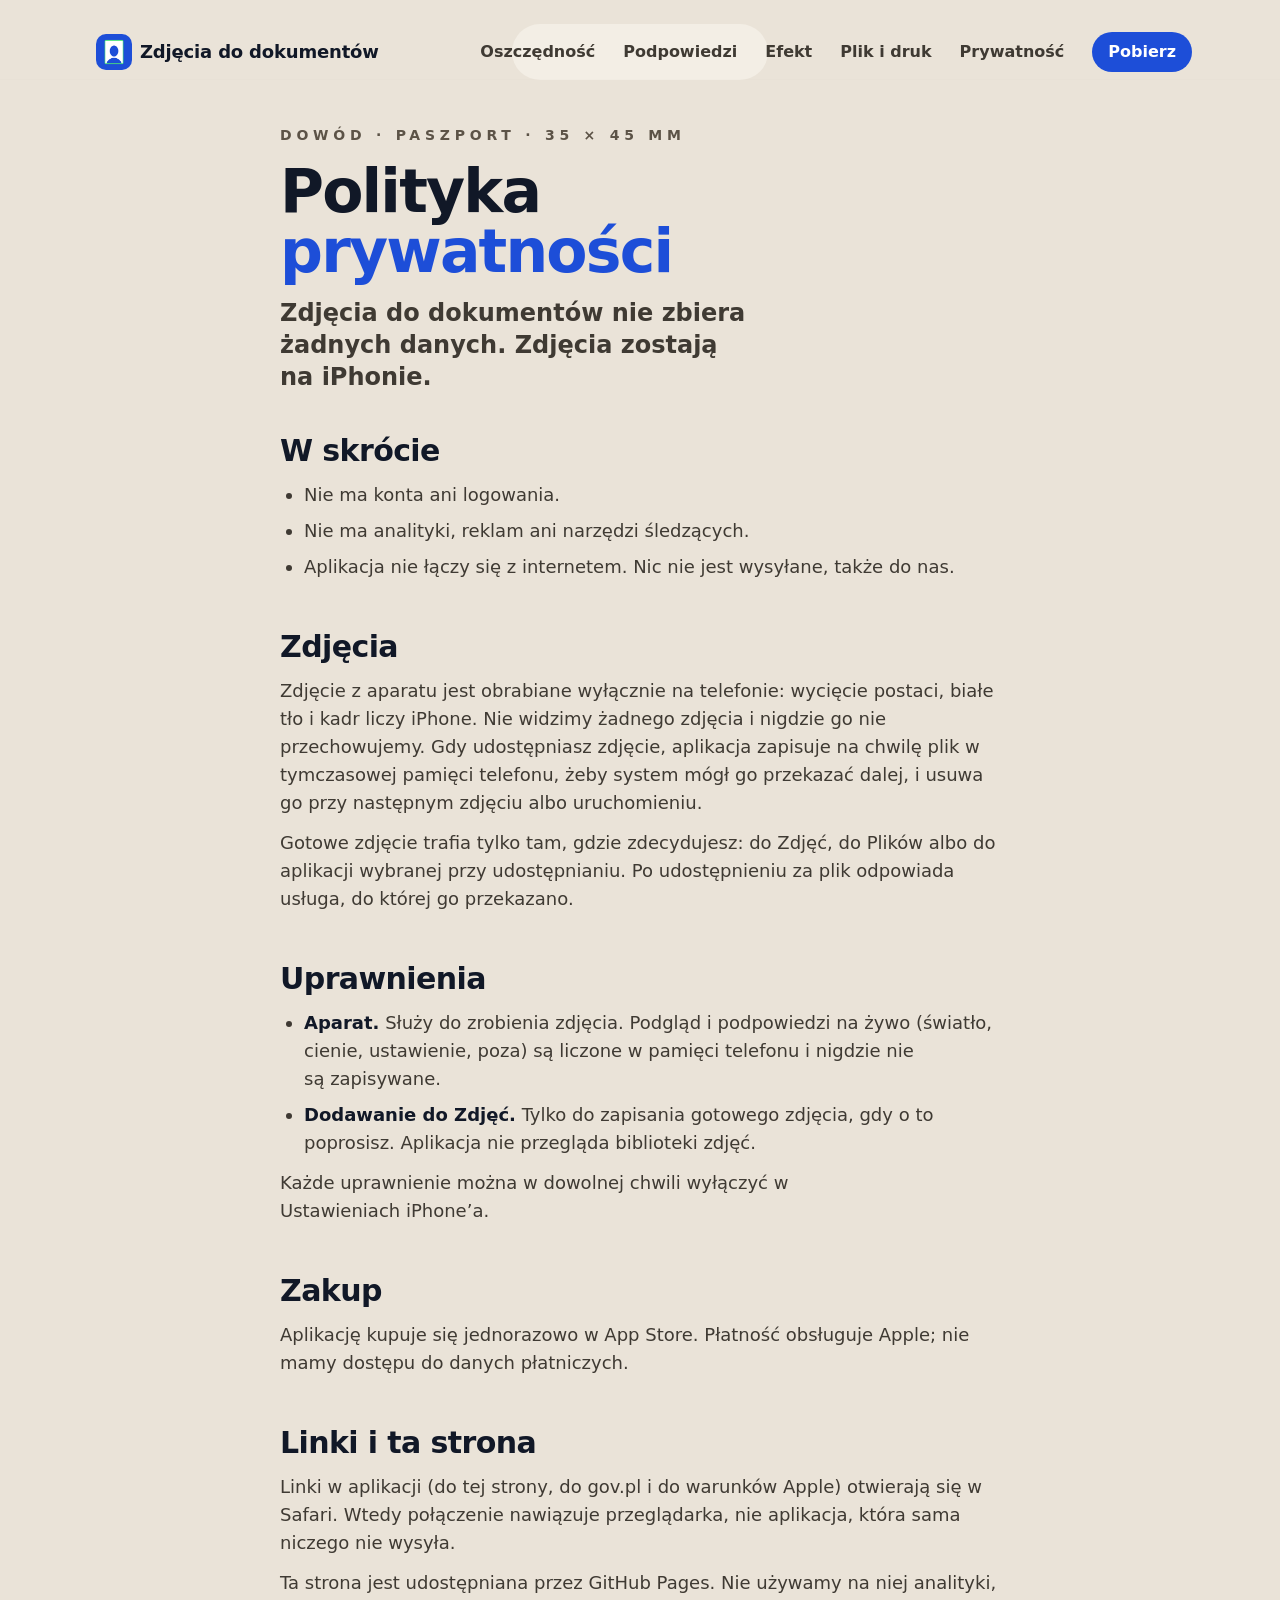
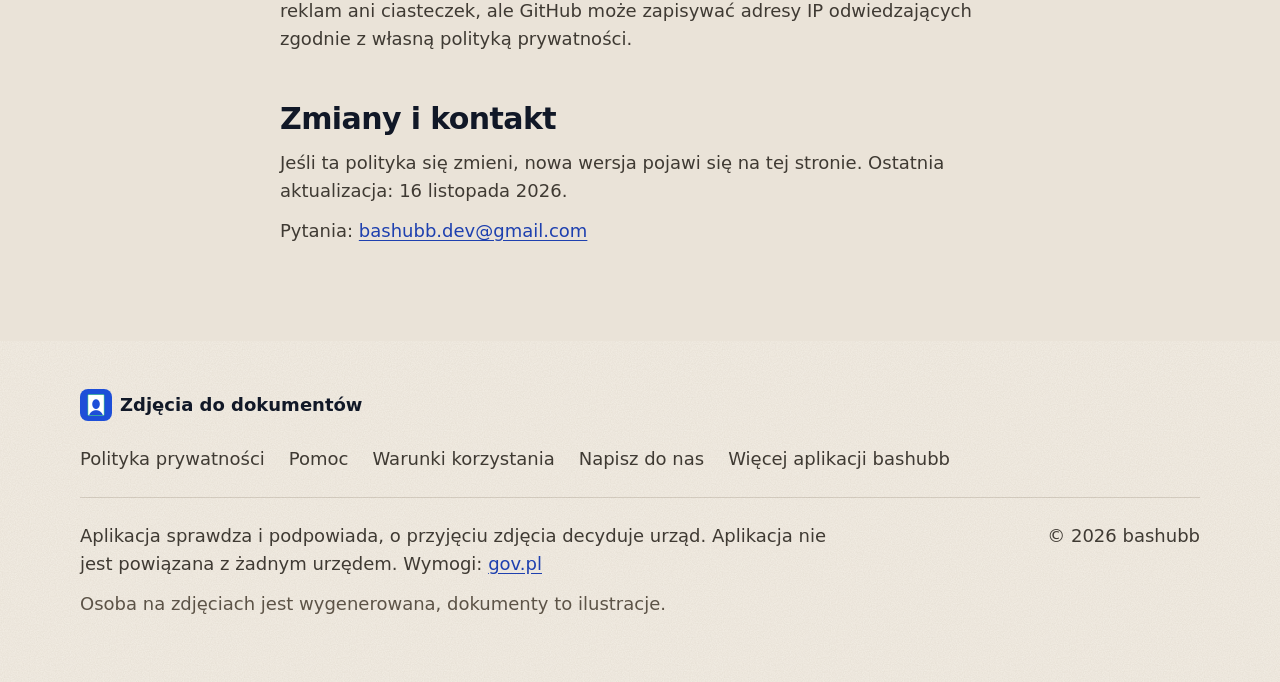
<file: privacy/index.html>
<!doctype html>
<html lang="pl" class="no-js">
<head>
<meta charset="utf-8">
<meta name="viewport" content="width=device-width, initial-scale=1, viewport-fit=cover">
<title>Polityka prywatności · Zdjęcia do dokumentów</title>
<meta name="description" content="Zdjęcia do dokumentów nie zbiera żadnych danych: bez konta, bez analityki, bez połączeń z siecią. Zdjęcia zostają na iPhonie.">
<link rel="icon" href="../assets/fav/favicon-32.png" type="image/png" sizes="32x32">
<link rel="icon" href="../assets/fav/favicon-192.png" type="image/png" sizes="192x192">
<link rel="apple-touch-icon" href="../assets/fav/apple-touch-icon.png">
<link rel="canonical" href="https://bashubb.com/idphoto/privacy/">
<meta name="theme-color" content="#f3eee5">

<link rel="stylesheet" href="../assets/landing.css?v=2">
<link rel="stylesheet" href="../assets/idphoto.css?v=4">
</head>
<body>
<a class="skip" href="#main">Przejdź do treści</a>
<svg width="0" height="0" style="position:absolute" aria-hidden="true"></svg>
<nav class="island" aria-label="Główna nawigacja">
  <a class="brand" href="../"><img src="../assets/app-icon-128.png" alt="" width="28" height="28">Zdjęcia do dokumentów</a>
  <div class="links">
    <a href="../#save">Oszczędność</a>
    <a href="../#guide">Podpowiedzi</a>
    <a href="../#auto">Efekt</a>
    <a href="../#send">Plik i druk</a>
    <a href="../#privacy">Prywatność</a>
  </div>
  <a class="btn sm cta" href="https://apps.apple.com/pl/app/id6835585571">Pobierz</a>
  <button class="burger" type="button" aria-expanded="false" aria-controls="menu" aria-label="Otwórz menu"><span></span><span></span></button>
</nav>
<div class="menu" id="menu">
  <a href="../#save">Oszczędność</a>
  <a href="../#guide">Podpowiedzi</a>
  <a href="../#auto">Efekt</a>
  <a href="../#send">Plik i druk</a>
  <a href="../#privacy">Prywatność</a>
  <a href="../support/">Pomoc</a>
</div>

<main id="main" class="doc-page">
<section class="doc-head">
  <div class="wrap doc">
    <span class="eyebrow">Dowód · paszport · 35&nbsp;×&nbsp;45&nbsp;mm</span>
    <h1 class="hero-title"><span class="l1">Polityka</span> <span class="l2">prywatności</span></h1>
    <p class="lead">Zdjęcia do dokumentów nie zbiera żadnych danych. Zdjęcia zostają na iPhonie.</p>
  </div>
</section>
<section class="doc-body">
  <div class="wrap doc">
<h2>W skrócie</h2>
<ul>
<li>Nie ma konta ani logowania.</li>
<li>Nie ma analityki, reklam ani narzędzi śledzących.</li>
<li>Aplikacja nie łączy się z internetem. Nic nie jest wysyłane, także do nas.</li>
</ul>
<h2>Zdjęcia</h2>
<p>Zdjęcie z aparatu jest obrabiane wyłącznie na telefonie: wycięcie postaci, białe tło i kadr liczy iPhone. Nie widzimy żadnego zdjęcia i nigdzie go nie przechowujemy. Gdy udostępniasz zdjęcie, aplikacja zapisuje na chwilę plik w tymczasowej pamięci telefonu, żeby system mógł go przekazać dalej, i usuwa go przy następnym zdjęciu albo uruchomieniu.</p>
<p>Gotowe zdjęcie trafia tylko tam, gdzie zdecydujesz: do Zdjęć, do Plików albo do aplikacji wybranej przy udostępnianiu. Po udostępnieniu za plik odpowiada usługa, do której go przekazano.</p>
<h2>Uprawnienia</h2>
<ul>
<li><strong>Aparat.</strong> Służy do zrobienia zdjęcia. Podgląd i podpowiedzi na żywo (światło, cienie, ustawienie, poza) są liczone w pamięci telefonu i nigdzie nie są zapisywane.</li>
<li><strong>Dodawanie do Zdjęć.</strong> Tylko do zapisania gotowego zdjęcia, gdy o to poprosisz. Aplikacja nie przegląda biblioteki zdjęć.</li>
</ul>
<p>Każde uprawnienie można w dowolnej chwili wyłączyć w Ustawieniach iPhone’a.</p>
<h2>Zakup</h2>
<p>Aplikację kupuje się jednorazowo w App Store. Płatność obsługuje Apple; nie mamy dostępu do danych płatniczych.</p>
<h2>Linki i ta strona</h2>
<p>Linki w aplikacji (do tej strony, do gov.pl i do warunków Apple) otwierają się w Safari. Wtedy połączenie nawiązuje przeglądarka, nie aplikacja, która sama niczego nie wysyła.</p>
<p>Ta strona jest udostępniana przez GitHub Pages. Nie używamy na niej analityki, reklam ani ciasteczek, ale GitHub może zapisywać adresy IP odwiedzających zgodnie z własną polityką prywatności.</p>
<h2>Zmiany i kontakt</h2>
<p>Jeśli ta polityka się zmieni, nowa wersja pojawi się na tej stronie. Ostatnia aktualizacja: 16 listopada 2026.</p>
<p>Pytania: <a href="mailto:bashubb.dev@gmail.com">bashubb.dev@gmail.com</a></p>
  </div>
</section>
</main>

<footer class="footer">
  <div class="wrap">
    <a class="brand" href="../"><img src="../assets/app-icon-128.png" alt="" width="32" height="32">Zdjęcia do dokumentów</a>
    <nav aria-label="Stopka">
      <a href="../privacy/">Polityka prywatności</a>
      <a href="../support/">Pomoc</a>
      <a href="https://www.apple.com/legal/internet-services/itunes/dev/stdeula/">Warunki korzystania</a>
      <a href="mailto:bashubb.dev@gmail.com">Napisz do nas</a>
      <a href="https://bashubb.com/">Więcej aplikacji bashubb</a>
    </nav>
    <div class="meta">
      <p class="note">Aplikacja sprawdza i podpowiada, o przyjęciu zdjęcia decyduje urząd. Aplikacja nie jest powiązana z żadnym urzędem. Wymogi: <a href="https://www.gov.pl/web/gov/zdjecie-do-dowodu-lub-paszportu" rel="noopener">gov.pl</a></p>
      <span>© 2026 bashubb</span>
      <p class="quiet">Osoba na zdjęciach jest wygenerowana, dokumenty to ilustracje.</p>
    </div>
  </div>
</footer>
<script src="../assets/landing.js?v=2"></script>
<script>(() => { const b = document.querySelector(".burger"), m = document.getElementById("menu"); if (!b) return; const l = () => b.setAttribute("aria-label", b.getAttribute("aria-expanded") === "true" ? "Zamknij menu" : "Otwórz menu"); b.addEventListener("click", l); if (m) m.addEventListener("click", l); addEventListener("keydown", (e) => { if (e.key === "Escape") l(); }); })();</script>
</body>
</html>
</file>
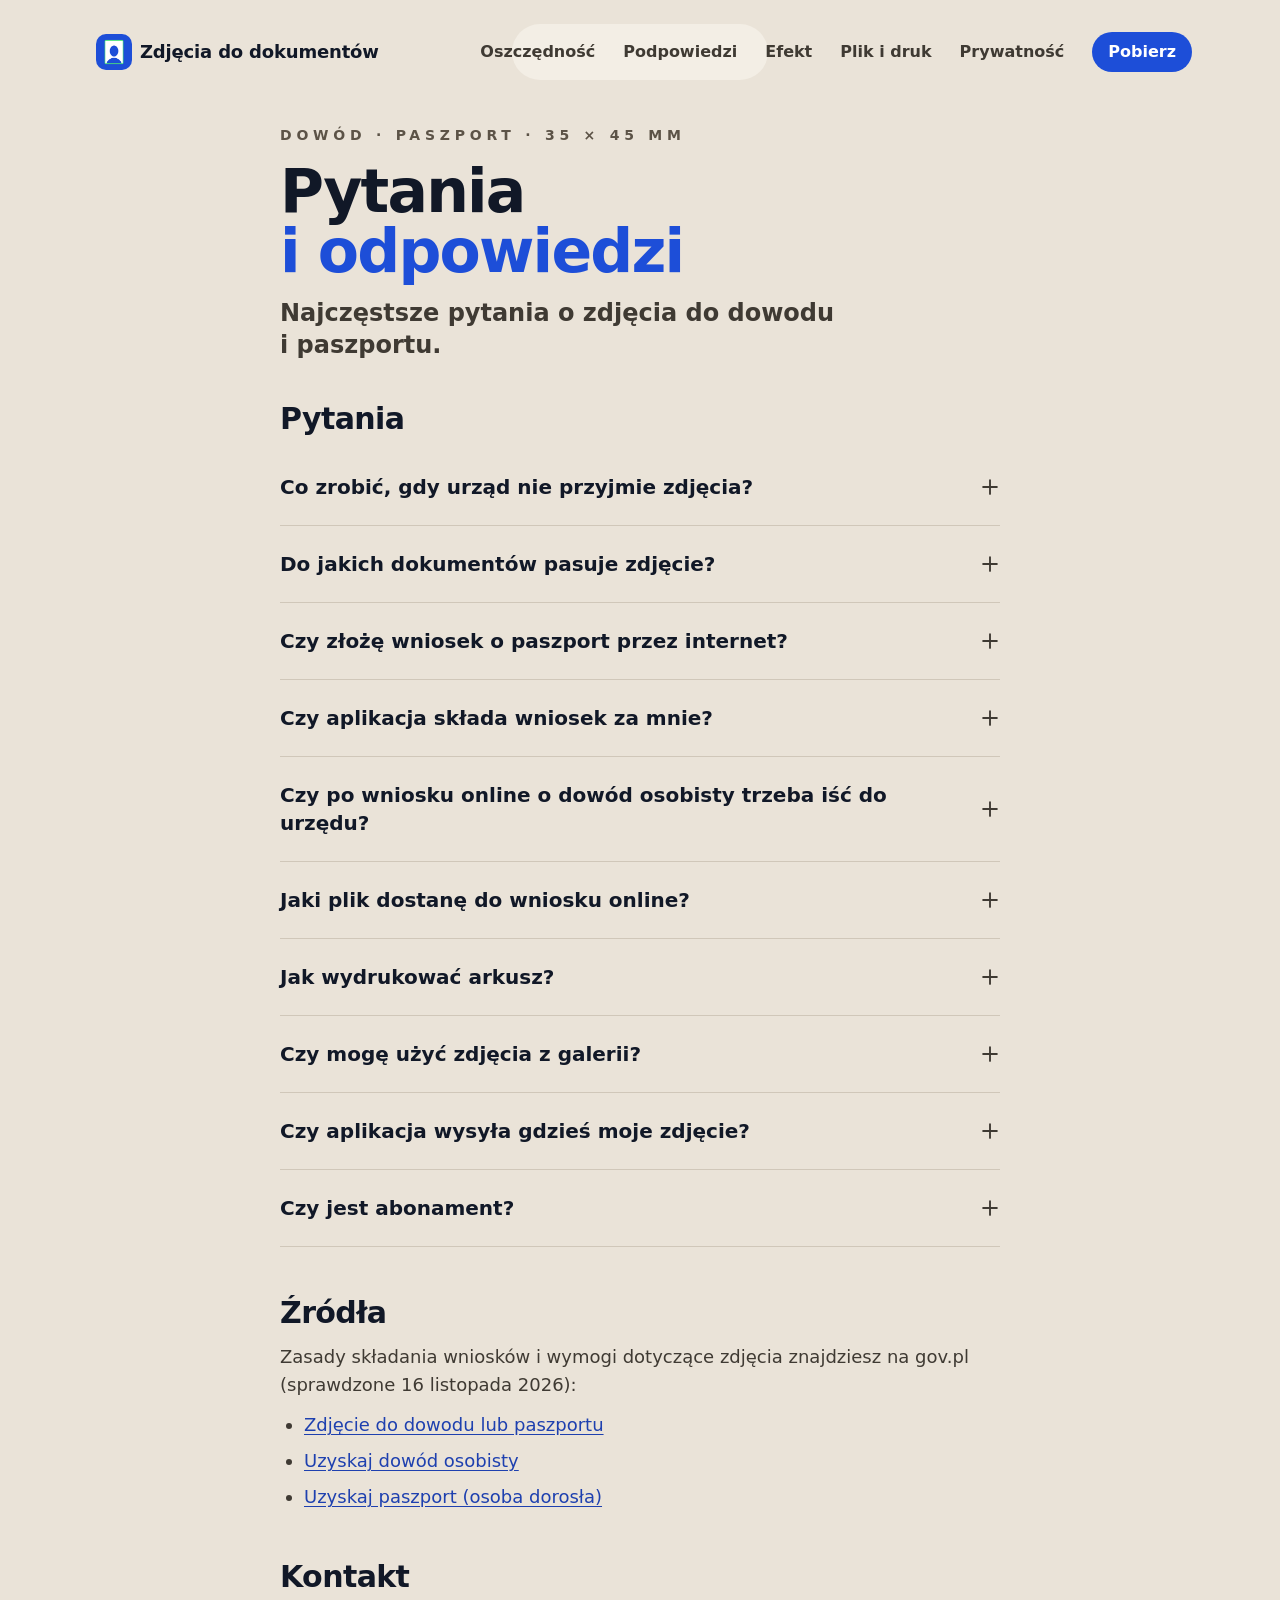
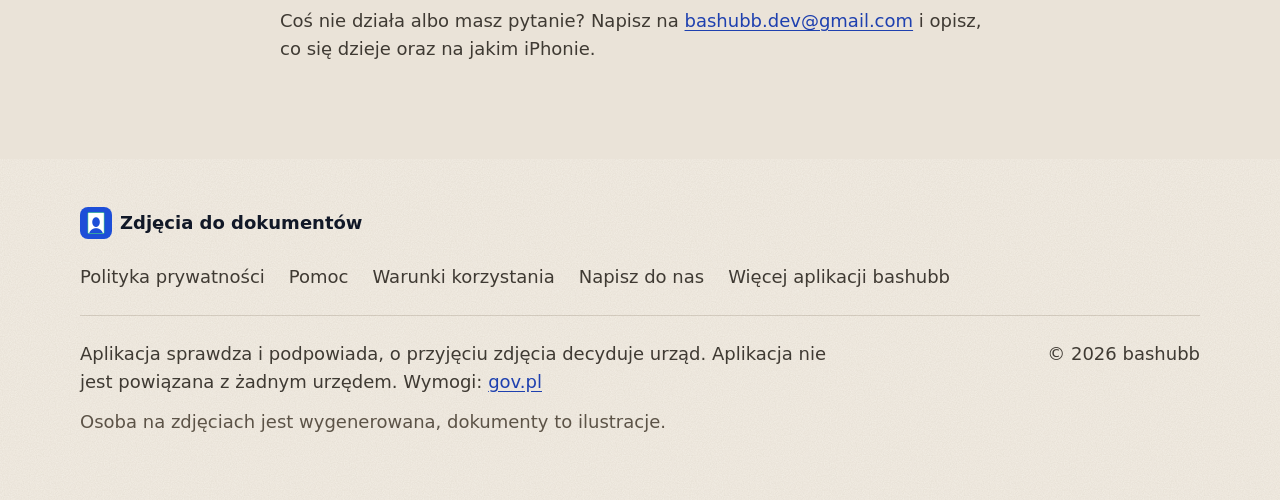
<file: support/index.html>
<!doctype html>
<html lang="pl" class="no-js">
<head>
<meta charset="utf-8">
<meta name="viewport" content="width=device-width, initial-scale=1, viewport-fit=cover">
<title>Pomoc · Zdjęcia do dokumentów</title>
<meta name="description" content="Pomoc do aplikacji Zdjęcia do dokumentów: co zrobić, gdy urząd nie przyjmie zdjęcia, wniosek o dowód i paszport, plik do wniosku online, arkusz do druku i kontakt.">
<link rel="icon" href="../assets/fav/favicon-32.png" type="image/png" sizes="32x32">
<link rel="icon" href="../assets/fav/favicon-192.png" type="image/png" sizes="192x192">
<link rel="apple-touch-icon" href="../assets/fav/apple-touch-icon.png">
<link rel="canonical" href="https://bashubb.com/idphoto/support/">
<meta name="theme-color" content="#f3eee5">

<link rel="stylesheet" href="../assets/landing.css?v=2">
<link rel="stylesheet" href="../assets/idphoto.css?v=4">
</head>
<body>
<a class="skip" href="#main">Przejdź do treści</a>
<svg width="0" height="0" style="position:absolute" aria-hidden="true"><symbol id="i-plus" viewBox="0 0 256 256" fill="currentColor"><path d="M228,128a12,12,0,0,1-12,12H140v76a12,12,0,0,1-24,0V140H40a12,12,0,0,1,0-24h76V40a12,12,0,0,1,24,0v76h76A12,12,0,0,1,228,128Z"/></symbol></svg>
<nav class="island" aria-label="Główna nawigacja">
  <a class="brand" href="../"><img src="../assets/app-icon-128.png" alt="" width="28" height="28">Zdjęcia do dokumentów</a>
  <div class="links">
    <a href="../#save">Oszczędność</a>
    <a href="../#guide">Podpowiedzi</a>
    <a href="../#auto">Efekt</a>
    <a href="../#send">Plik i druk</a>
    <a href="../#privacy">Prywatność</a>
  </div>
  <a class="btn sm cta" href="https://apps.apple.com/pl/app/id6835585571">Pobierz</a>
  <button class="burger" type="button" aria-expanded="false" aria-controls="menu" aria-label="Otwórz menu"><span></span><span></span></button>
</nav>
<div class="menu" id="menu">
  <a href="../#save">Oszczędność</a>
  <a href="../#guide">Podpowiedzi</a>
  <a href="../#auto">Efekt</a>
  <a href="../#send">Plik i druk</a>
  <a href="../#privacy">Prywatność</a>
  <a href="../support/">Pomoc</a>
</div>

<main id="main" class="doc-page">
<section class="doc-head">
  <div class="wrap doc">
    <span class="eyebrow">Dowód · paszport · 35&nbsp;×&nbsp;45&nbsp;mm</span>
    <h1 class="hero-title"><span class="l1">Pytania</span> <span class="l2">i odpowiedzi</span></h1>
    <p class="lead">Najczęstsze pytania o zdjęcia do dowodu i paszportu.</p>
  </div>
</section>
<section class="doc-body">
  <div class="wrap doc">
<h2>Pytania</h2>
<div class="faq">
<details><summary>Co zrobić, gdy urząd nie przyjmie zdjęcia?<svg aria-hidden="true"><use href="#i-plus"/></svg></summary><div>Aplikacja sprawdza to, co da się zmierzyć na zdjęciu, ale nie gwarantuje przyjęcia: decyzję podejmuje urząd. Zapytaj, co trzeba poprawić, i zrób nowe zdjęcie w równym świetle, na wprost, z odsłoniętymi brwiami, oczami i owalem twarzy. Napisz też do nas, co urząd zakwestionował: to pomaga ulepszać aplikację.</div></details>
<details><summary>Do jakich dokumentów pasuje zdjęcie?<svg aria-hidden="true"><use href="#i-plus"/></svg></summary><div>Do polskiego dowodu osobistego i paszportu. Oba mają zdjęcie 35 × 45 mm, a pola oczu i brody w ramce aparatu pochodzą z maski MSWiA. Wymogi pochodzą ze strony <a href="https://www.gov.pl/web/gov/zdjecie-do-dowodu-lub-paszportu" rel="noopener">gov.pl</a>; źródło widać też w aplikacji.</div></details>
<details><summary>Czy złożę wniosek o paszport przez internet?<svg aria-hidden="true"><use href="#i-plus"/></svg></summary><div>Dorosły składa wniosek o paszport osobiście i przynosi wydrukowane zdjęcie: użyj arkusza do druku. Wniosek online dotyczy dowodu osobistego i paszportu dla dziecka do 12 lat.</div></details>
<details><summary>Czy aplikacja składa wniosek za mnie?<svg aria-hidden="true"><use href="#i-plus"/></svg></summary><div>Nie. Aplikacja przygotowuje zdjęcie, a wniosek składa się na gov.pl albo w aplikacji mObywatel.</div></details>
<details><summary>Czy po wniosku online o dowód osobisty trzeba iść do urzędu?<svg aria-hidden="true"><use href="#i-plus"/></svg></summary><div>Tak. Wniosek online o dowód osobisty wymaga profilu zaufanego albo podpisu elektronicznego. Potem trzeba w ciągu 30 dni zgłosić się do urzędu (odciski palców i podpis), a dowód odbiera się osobiście.</div></details>
<details><summary>Jaki plik dostanę do wniosku online?<svg aria-hidden="true"><use href="#i-plus"/></svg></summary><div>JPEG 827 × 1063 px, w limicie 2,5 MB. Do wniosku online o dowód osobisty zdjęcie dodaje się jako plik: co najmniej 492 × 633 px, do 2,5 MB. Taki plik spełnia też wymóg rozmiaru dla paszportu dziecka do 12 lat (co najmniej 768 × 1004 px). Zapiszesz go w Zdjęciach, w Plikach albo udostępnisz dalej.</div></details>
<details><summary>Jak wydrukować arkusz?<svg aria-hidden="true"><use href="#i-plus"/></svg></summary><div>Na ekranie wyniku wybierz „Do druku” i zapisz arkusz 10 × 15 cm z ośmioma zdjęciami. Zamów zwykłą odbitkę 10 × 15 cm w kiosku fotograficznym albo w usłudze online i wyłącz przycinanie lub dopasowanie kadru, jeśli usługa je proponuje. Potem wytnij zdjęcia wzdłuż linii. Wydrukowane zdjęcie jest potrzebne do paszportu dla dorosłego i do urzędu.</div></details>
<details><summary>Czy mogę użyć zdjęcia z galerii?<svg aria-hidden="true"><use href="#i-plus"/></svg></summary><div>Nie. Zdjęcie powstaje w aplikacji, aparatem. Tylko wtedy aplikacja może na żywo podpowiedzieć światło, odległość i ustawienie głowy oraz wybrać najlepsze z kilku ujęć.</div></details>
<details><summary>Czy aplikacja wysyła gdzieś moje zdjęcie?<svg aria-hidden="true"><use href="#i-plus"/></svg></summary><div>Nie. Wszystko dzieje się na iPhonie, aplikacja nie łączy się z internetem i nie ma konta. Szczegóły są w <a href="../privacy/">polityce prywatności</a>.</div></details>
<details><summary>Czy jest abonament?<svg aria-hidden="true"><use href="#i-plus"/></svg></summary><div>Nie. Aplikację kupuje się jednorazowo w App Store.</div></details>
</div>
<h2>Źródła</h2>
<p>Zasady składania wniosków i wymogi dotyczące zdjęcia znajdziesz na gov.pl (sprawdzone 16 listopada 2026):</p>
<ul>
<li><a href="https://www.gov.pl/web/gov/zdjecie-do-dowodu-lub-paszportu" rel="noopener">Zdjęcie do dowodu lub paszportu</a></li>
<li><a href="https://www.gov.pl/web/gov/uzyskaj-dowod-osobisty" rel="noopener">Uzyskaj dowód osobisty</a></li>
<li><a href="https://www.gov.pl/web/gov/uzyskaj-paszport-usluga-dla-osoby-doroslej" rel="noopener">Uzyskaj paszport (osoba dorosła)</a></li>
</ul>
<h2>Kontakt</h2>
<p>Coś nie działa albo masz pytanie? Napisz na <a href="mailto:bashubb.dev@gmail.com?subject=Zdj%C4%99cia%20do%20dokument%C3%B3w">bashubb.dev@gmail.com</a> i opisz, co się dzieje oraz na jakim iPhonie.</p>
  </div>
</section>
</main>

<footer class="footer">
  <div class="wrap">
    <a class="brand" href="../"><img src="../assets/app-icon-128.png" alt="" width="32" height="32">Zdjęcia do dokumentów</a>
    <nav aria-label="Stopka">
      <a href="../privacy/">Polityka prywatności</a>
      <a href="../support/">Pomoc</a>
      <a href="https://www.apple.com/legal/internet-services/itunes/dev/stdeula/">Warunki korzystania</a>
      <a href="mailto:bashubb.dev@gmail.com">Napisz do nas</a>
      <a href="https://bashubb.com/">Więcej aplikacji bashubb</a>
    </nav>
    <div class="meta">
      <p class="note">Aplikacja sprawdza i podpowiada, o przyjęciu zdjęcia decyduje urząd. Aplikacja nie jest powiązana z żadnym urzędem. Wymogi: <a href="https://www.gov.pl/web/gov/zdjecie-do-dowodu-lub-paszportu" rel="noopener">gov.pl</a></p>
      <span>© 2026 bashubb</span>
      <p class="quiet">Osoba na zdjęciach jest wygenerowana, dokumenty to ilustracje.</p>
    </div>
  </div>
</footer>
<script src="../assets/landing.js?v=2"></script>
<script>(() => { const b = document.querySelector(".burger"), m = document.getElementById("menu"); if (!b) return; const l = () => b.setAttribute("aria-label", b.getAttribute("aria-expanded") === "true" ? "Zamknij menu" : "Otwórz menu"); b.addEventListener("click", l); if (m) m.addEventListener("click", l); addEventListener("keydown", (e) => { if (e.key === "Escape") l(); }); })();</script>
</body>
</html>
</file>
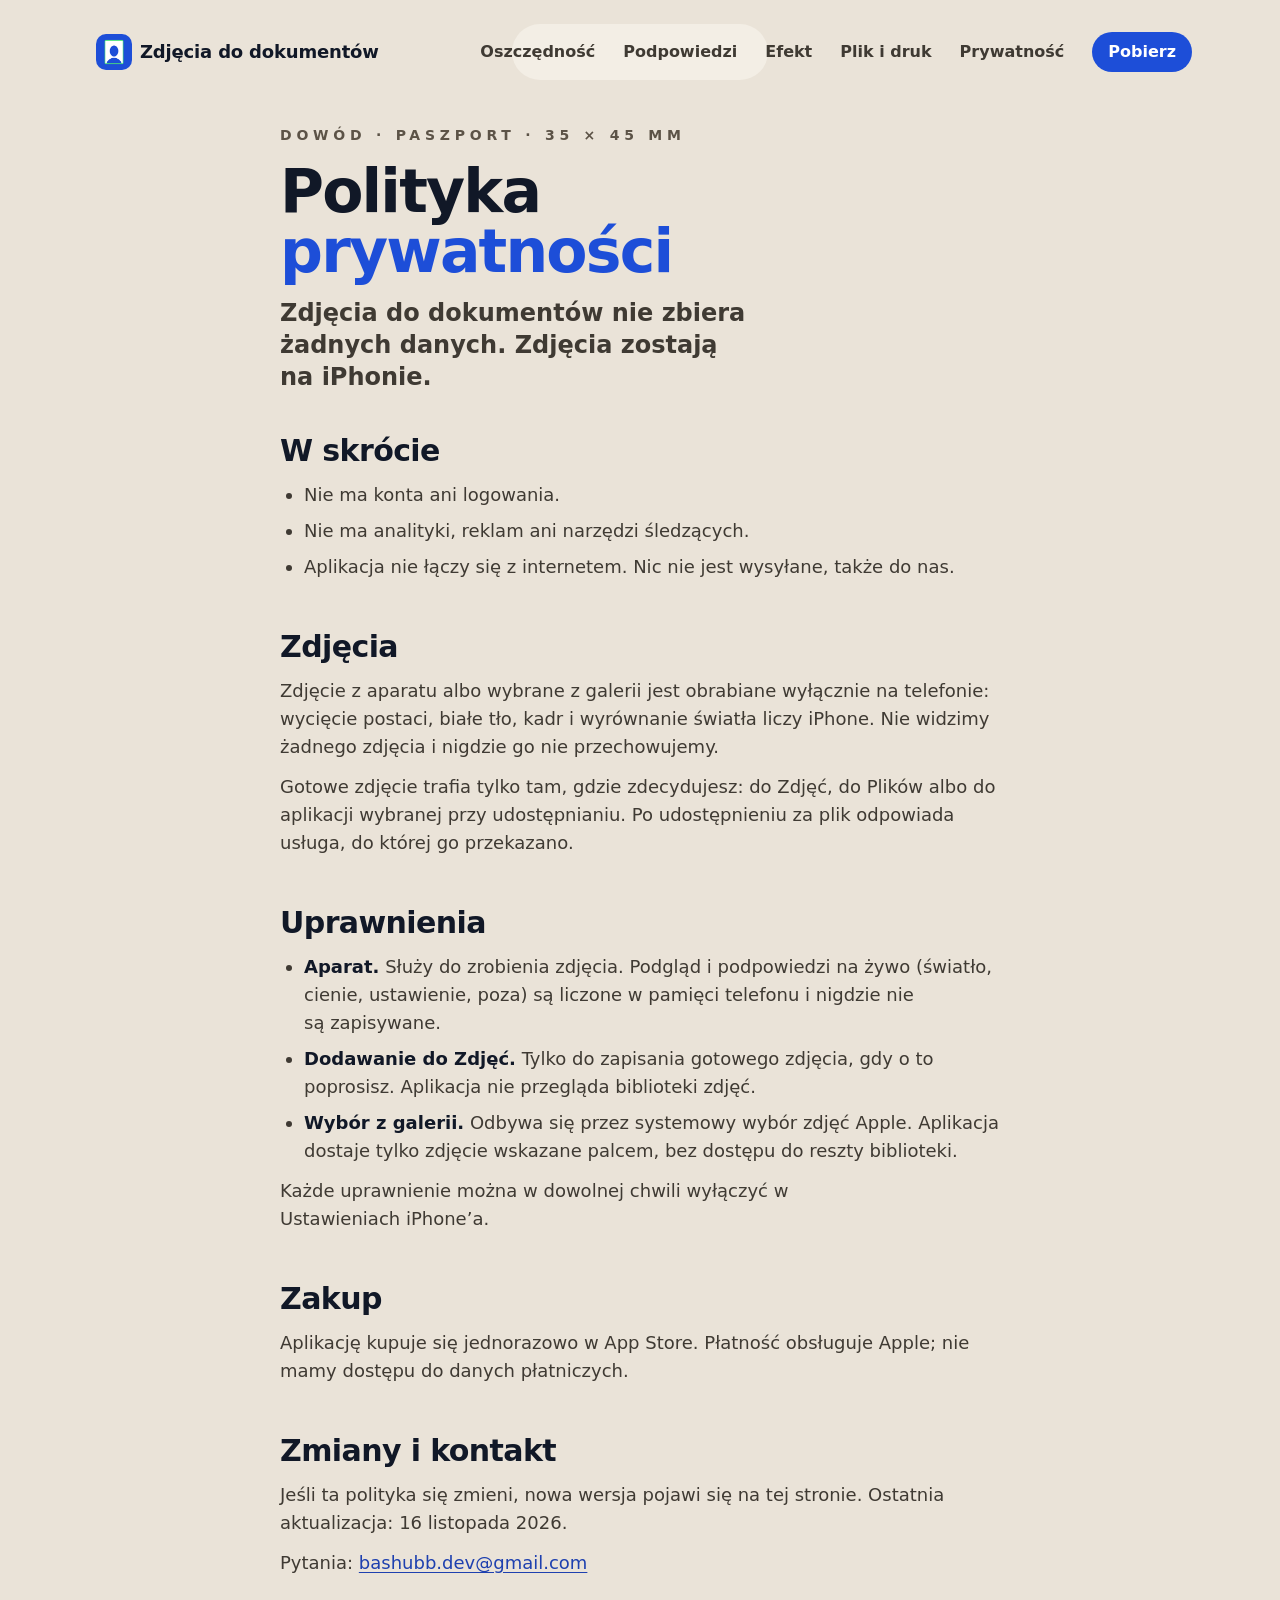
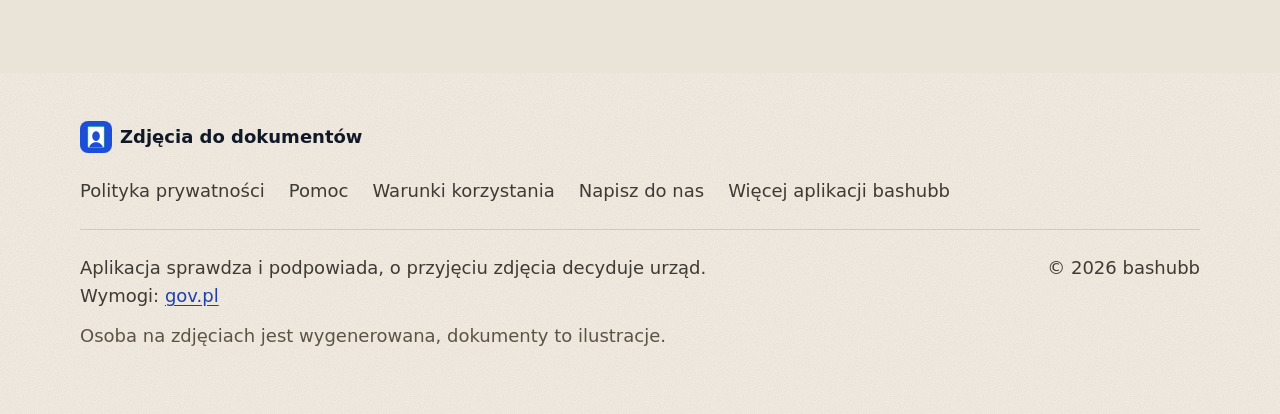
<file: docs/privacy/index.html>
<!doctype html>
<html lang="pl" class="no-js">
<head>
<meta charset="utf-8">
<meta name="viewport" content="width=device-width, initial-scale=1, viewport-fit=cover">
<title>Polityka prywatności · Zdjęcia do dokumentów</title>
<meta name="description" content="Zdjęcia do dokumentów nie zbiera żadnych danych: bez konta, bez analityki, bez połączeń z siecią. Zdjęcia zostają na iPhonie.">
<link rel="icon" href="../assets/fav/favicon-32.png" type="image/png" sizes="32x32">
<link rel="icon" href="../assets/fav/favicon-192.png" type="image/png" sizes="192x192">
<link rel="apple-touch-icon" href="../assets/fav/apple-touch-icon.png">
<link rel="canonical" href="https://bashubb.com/idphoto/privacy/">
<meta name="theme-color" content="#f3eee5">

<link rel="stylesheet" href="../assets/landing.css?v=2">
<link rel="stylesheet" href="../assets/idphoto.css?v=3">
</head>
<body>
<a class="skip" href="#main">Przejdź do treści</a>
<svg width="0" height="0" style="position:absolute" aria-hidden="true"></svg>
<nav class="island" aria-label="Główna nawigacja">
  <a class="brand" href="../"><img src="../assets/app-icon-128.png" alt="" width="28" height="28">Zdjęcia do dokumentów</a>
  <div class="links">
    <a href="../#save">Oszczędność</a>
    <a href="../#guide">Podpowiedzi</a>
    <a href="../#auto">Efekt</a>
    <a href="../#send">Plik i druk</a>
    <a href="../#privacy">Prywatność</a>
  </div>
  <a class="btn sm cta" href="https://apps.apple.com/pl/app/" data-todo="app-store-url">Pobierz</a>
  <button class="burger" type="button" aria-expanded="false" aria-controls="menu" aria-label="Otwórz menu"><span></span><span></span></button>
</nav>
<div class="menu" id="menu">
  <a href="../#save">Oszczędność</a>
  <a href="../#guide">Podpowiedzi</a>
  <a href="../#auto">Efekt</a>
  <a href="../#send">Plik i druk</a>
  <a href="../#privacy">Prywatność</a>
  <a href="../support/">Pomoc</a>
</div>

<main id="main" class="doc-page">
<section class="doc-head">
  <div class="wrap doc">
    <span class="eyebrow">Dowód · paszport · 35&nbsp;×&nbsp;45&nbsp;mm</span>
    <h1 class="hero-title"><span class="l1">Polityka</span> <span class="l2">prywatności</span></h1>
    <p class="lead">Zdjęcia do dokumentów nie zbiera żadnych danych. Zdjęcia zostają na iPhonie.</p>
  </div>
</section>
<section class="doc-body">
  <div class="wrap doc">
<h2>W skrócie</h2>
<ul>
<li>Nie ma konta ani logowania.</li>
<li>Nie ma analityki, reklam ani narzędzi śledzących.</li>
<li>Aplikacja nie łączy się z internetem. Nic nie jest wysyłane, także do nas.</li>
</ul>
<h2>Zdjęcia</h2>
<p>Zdjęcie z aparatu albo wybrane z galerii jest obrabiane wyłącznie na telefonie: wycięcie postaci, białe tło, kadr i wyrównanie światła liczy iPhone. Nie widzimy żadnego zdjęcia i nigdzie go nie przechowujemy.</p>
<p>Gotowe zdjęcie trafia tylko tam, gdzie zdecydujesz: do Zdjęć, do Plików albo do aplikacji wybranej przy udostępnianiu. Po udostępnieniu za plik odpowiada usługa, do której go przekazano.</p>
<h2>Uprawnienia</h2>
<ul>
<li><strong>Aparat.</strong> Służy do zrobienia zdjęcia. Podgląd i podpowiedzi na żywo (światło, cienie, ustawienie, poza) są liczone w pamięci telefonu i nigdzie nie są zapisywane.</li>
<li><strong>Dodawanie do Zdjęć.</strong> Tylko do zapisania gotowego zdjęcia, gdy o to poprosisz. Aplikacja nie przegląda biblioteki zdjęć.</li>
<li><strong>Wybór z galerii.</strong> Odbywa się przez systemowy wybór zdjęć Apple. Aplikacja dostaje tylko zdjęcie wskazane palcem, bez dostępu do reszty biblioteki.</li>
</ul>
<p>Każde uprawnienie można w dowolnej chwili wyłączyć w Ustawieniach iPhone’a.</p>
<h2>Zakup</h2>
<p>Aplikację kupuje się jednorazowo w App Store. Płatność obsługuje Apple; nie mamy dostępu do danych płatniczych.</p>
<h2>Zmiany i kontakt</h2>
<p>Jeśli ta polityka się zmieni, nowa wersja pojawi się na tej stronie. Ostatnia aktualizacja: 16 listopada 2026.</p>
<p>Pytania: <a href="mailto:bashubb.dev@gmail.com">bashubb.dev@gmail.com</a></p>
  </div>
</section>
</main>

<footer class="footer">
  <div class="wrap">
    <a class="brand" href="../"><img src="../assets/app-icon-128.png" alt="" width="32" height="32">Zdjęcia do dokumentów</a>
    <nav aria-label="Stopka">
      <a href="../privacy/">Polityka prywatności</a>
      <a href="../support/">Pomoc</a>
      <a href="https://www.apple.com/legal/internet-services/itunes/dev/stdeula/">Warunki korzystania</a>
      <a href="mailto:bashubb.dev@gmail.com">Napisz do nas</a>
      <a href="https://bashubb.com/">Więcej aplikacji bashubb</a>
    </nav>
    <div class="meta">
      <p class="note">Aplikacja sprawdza i podpowiada, o przyjęciu zdjęcia decyduje urząd. Wymogi: <a href="https://www.gov.pl/web/gov/zdjecie-do-dowodu-lub-paszportu" rel="noopener">gov.pl</a></p>
      <span>© 2026 bashubb</span>
      <p class="quiet">Osoba na zdjęciach jest wygenerowana, dokumenty to ilustracje.</p>
    </div>
  </div>
</footer>
<script src="../assets/landing.js?v=2"></script>
<script>(() => { const b = document.querySelector(".burger"), m = document.getElementById("menu"); if (!b) return; const l = () => b.setAttribute("aria-label", b.getAttribute("aria-expanded") === "true" ? "Zamknij menu" : "Otwórz menu"); b.addEventListener("click", l); if (m) m.addEventListener("click", l); addEventListener("keydown", (e) => { if (e.key === "Escape") l(); }); })();</script>
</body>
</html>
</file>
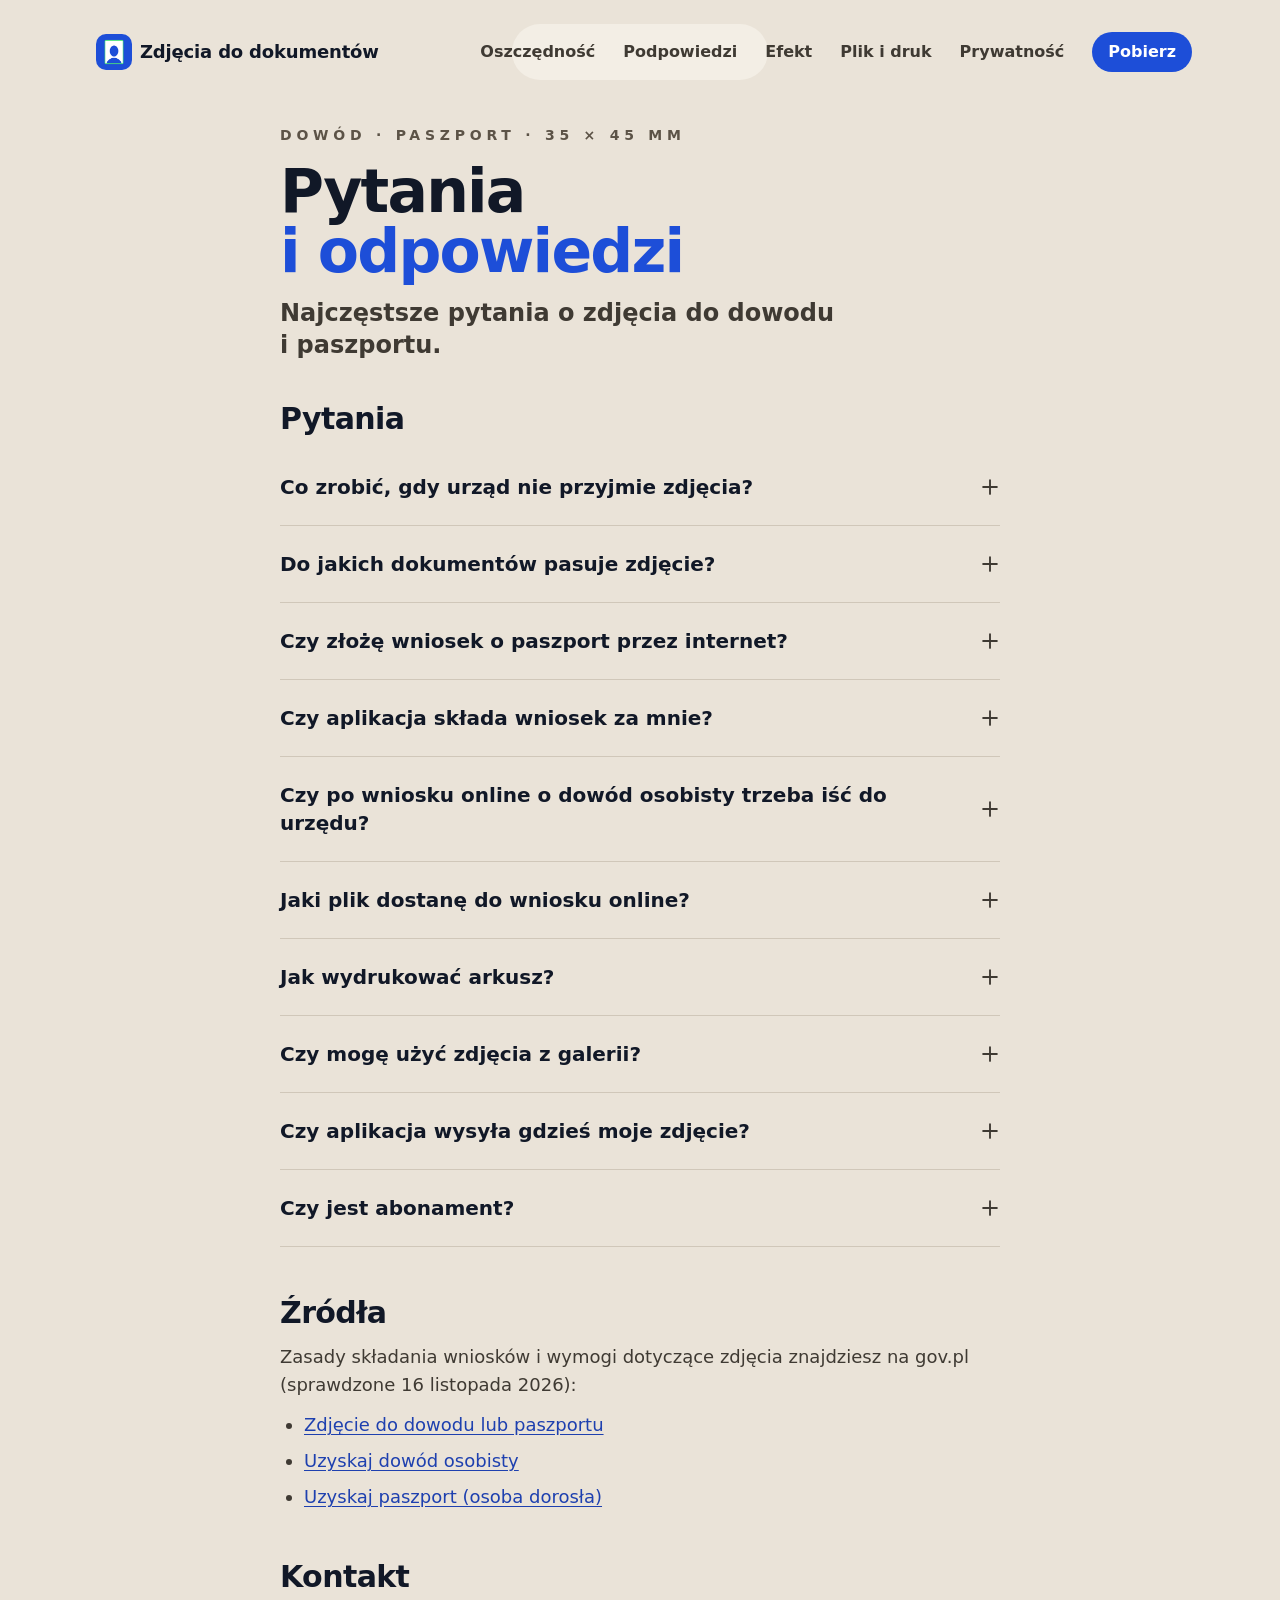
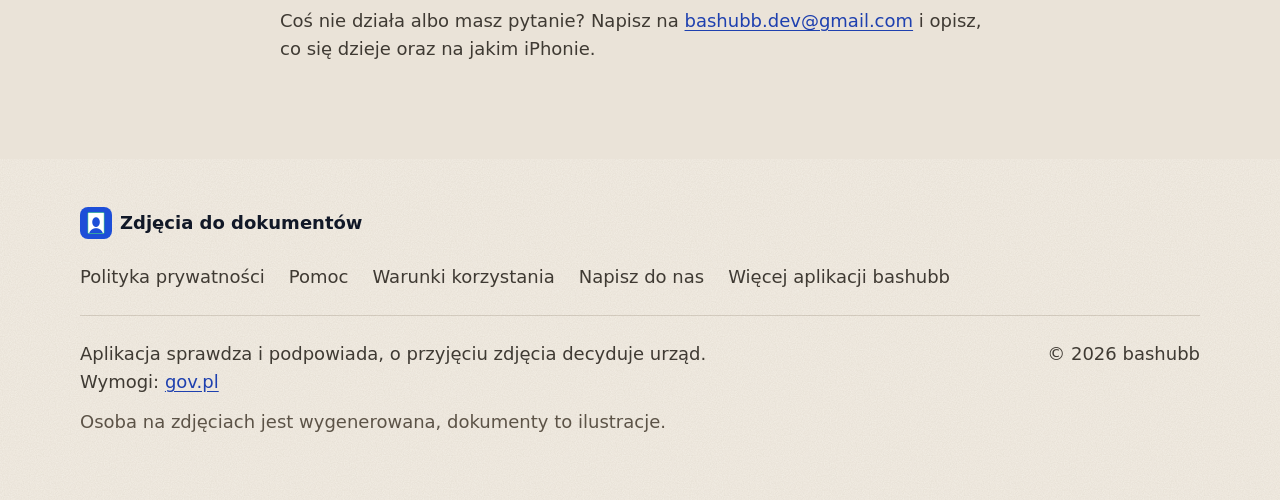
<file: docs/support/index.html>
<!doctype html>
<html lang="pl" class="no-js">
<head>
<meta charset="utf-8">
<meta name="viewport" content="width=device-width, initial-scale=1, viewport-fit=cover">
<title>Pomoc · Zdjęcia do dokumentów</title>
<meta name="description" content="Pomoc do aplikacji Zdjęcia do dokumentów: co zrobić, gdy urząd nie przyjmie zdjęcia, wniosek o dowód i paszport, plik do wniosku online, arkusz do druku, zdjęcia z galerii i kontakt.">
<link rel="icon" href="../assets/fav/favicon-32.png" type="image/png" sizes="32x32">
<link rel="icon" href="../assets/fav/favicon-192.png" type="image/png" sizes="192x192">
<link rel="apple-touch-icon" href="../assets/fav/apple-touch-icon.png">
<link rel="canonical" href="https://bashubb.com/idphoto/support/">
<meta name="theme-color" content="#f3eee5">

<link rel="stylesheet" href="../assets/landing.css?v=2">
<link rel="stylesheet" href="../assets/idphoto.css?v=3">
</head>
<body>
<a class="skip" href="#main">Przejdź do treści</a>
<svg width="0" height="0" style="position:absolute" aria-hidden="true"><symbol id="i-plus" viewBox="0 0 256 256" fill="currentColor"><path d="M228,128a12,12,0,0,1-12,12H140v76a12,12,0,0,1-24,0V140H40a12,12,0,0,1,0-24h76V40a12,12,0,0,1,24,0v76h76A12,12,0,0,1,228,128Z"/></symbol></svg>
<nav class="island" aria-label="Główna nawigacja">
  <a class="brand" href="../"><img src="../assets/app-icon-128.png" alt="" width="28" height="28">Zdjęcia do dokumentów</a>
  <div class="links">
    <a href="../#save">Oszczędność</a>
    <a href="../#guide">Podpowiedzi</a>
    <a href="../#auto">Efekt</a>
    <a href="../#send">Plik i druk</a>
    <a href="../#privacy">Prywatność</a>
  </div>
  <a class="btn sm cta" href="https://apps.apple.com/pl/app/" data-todo="app-store-url">Pobierz</a>
  <button class="burger" type="button" aria-expanded="false" aria-controls="menu" aria-label="Otwórz menu"><span></span><span></span></button>
</nav>
<div class="menu" id="menu">
  <a href="../#save">Oszczędność</a>
  <a href="../#guide">Podpowiedzi</a>
  <a href="../#auto">Efekt</a>
  <a href="../#send">Plik i druk</a>
  <a href="../#privacy">Prywatność</a>
  <a href="../support/">Pomoc</a>
</div>

<main id="main" class="doc-page">
<section class="doc-head">
  <div class="wrap doc">
    <span class="eyebrow">Dowód · paszport · 35&nbsp;×&nbsp;45&nbsp;mm</span>
    <h1 class="hero-title"><span class="l1">Pytania</span> <span class="l2">i odpowiedzi</span></h1>
    <p class="lead">Najczęstsze pytania o zdjęcia do dowodu i paszportu.</p>
  </div>
</section>
<section class="doc-body">
  <div class="wrap doc">
<h2>Pytania</h2>
<div class="faq">
<details><summary>Co zrobić, gdy urząd nie przyjmie zdjęcia?<svg aria-hidden="true"><use href="#i-plus"/></svg></summary><div>Aplikacja sprawdza to, co da się zmierzyć na zdjęciu, ale nie gwarantuje przyjęcia: decyzję podejmuje urząd. Zapytaj, co trzeba poprawić, i zrób nowe zdjęcie w równym świetle, na wprost, z odsłoniętymi brwiami, oczami i owalem twarzy. Napisz też do nas, co urząd zakwestionował: to pomaga ulepszać aplikację.</div></details>
<details><summary>Do jakich dokumentów pasuje zdjęcie?<svg aria-hidden="true"><use href="#i-plus"/></svg></summary><div>Do polskiego dowodu osobistego i paszportu. Oba mają zdjęcie 35 × 45 mm, a ramka i owal w aparacie pochodzą z maski MSWiA. Wymogi pochodzą ze strony <a href="https://www.gov.pl/web/gov/zdjecie-do-dowodu-lub-paszportu" rel="noopener">gov.pl</a>; źródło widać też w aplikacji.</div></details>
<details><summary>Czy złożę wniosek o paszport przez internet?<svg aria-hidden="true"><use href="#i-plus"/></svg></summary><div>Dorosły składa wniosek o paszport osobiście i przynosi wydrukowane zdjęcie: użyj arkusza do druku. Wniosek online dotyczy dowodu osobistego i paszportu dla dziecka do 12 lat.</div></details>
<details><summary>Czy aplikacja składa wniosek za mnie?<svg aria-hidden="true"><use href="#i-plus"/></svg></summary><div>Nie. Aplikacja przygotowuje zdjęcie, a wniosek składa się na gov.pl albo w aplikacji mObywatel.</div></details>
<details><summary>Czy po wniosku online o dowód osobisty trzeba iść do urzędu?<svg aria-hidden="true"><use href="#i-plus"/></svg></summary><div>Tak. Wniosek online o dowód osobisty wymaga profilu zaufanego albo podpisu elektronicznego. Potem trzeba w ciągu 30 dni zgłosić się do urzędu (odciski palców i podpis), a dowód odbiera się osobiście.</div></details>
<details><summary>Jaki plik dostanę do wniosku online?<svg aria-hidden="true"><use href="#i-plus"/></svg></summary><div>JPEG 827 × 1063 px, w limicie 2,5 MB. Do wniosku online o dowód osobisty zdjęcie dodaje się jako plik: co najmniej 492 × 633 px, do 2,5 MB. Taki plik spełnia też wymóg rozmiaru dla paszportu dziecka do 12 lat (co najmniej 768 × 1004 px). Zapiszesz go w Zdjęciach, w Plikach albo udostępnisz dalej.</div></details>
<details><summary>Jak wydrukować arkusz?<svg aria-hidden="true"><use href="#i-plus"/></svg></summary><div>Na ekranie wyniku wybierz „Do druku” i zapisz arkusz 10 × 15 cm z ośmioma zdjęciami. Zamów zwykłą odbitkę 10 × 15 cm w kiosku fotograficznym albo w usłudze online i wyłącz przycinanie lub dopasowanie kadru, jeśli usługa je proponuje. Potem wytnij zdjęcia wzdłuż linii. Wydrukowane zdjęcie jest potrzebne do paszportu dla dorosłego i do urzędu.</div></details>
<details><summary>Czy mogę użyć zdjęcia z galerii?<svg aria-hidden="true"><use href="#i-plus"/></svg></summary><div>Tak. Na ekranie aparatu jest przycisk galerii. Wybrane zdjęcie przechodzi tę samą automatyczną obróbkę i to samo sprawdzenie. Podpowiedzi na żywo działają tylko przy robieniu zdjęcia aparatem, więc najlepiej wybrać zdjęcie zrobione na wprost i w dobrym świetle.</div></details>
<details><summary>Czy aplikacja wysyła gdzieś moje zdjęcie?<svg aria-hidden="true"><use href="#i-plus"/></svg></summary><div>Nie. Wszystko dzieje się na iPhonie, aplikacja nie łączy się z internetem i nie ma konta. Szczegóły są w <a href="../privacy/">polityce prywatności</a>.</div></details>
<details><summary>Czy jest abonament?<svg aria-hidden="true"><use href="#i-plus"/></svg></summary><div>Nie. Aplikację kupuje się jednorazowo w App Store.</div></details>
</div>
<h2>Źródła</h2>
<p>Zasady składania wniosków i wymogi dotyczące zdjęcia znajdziesz na gov.pl (sprawdzone 16 listopada 2026):</p>
<ul>
<li><a href="https://www.gov.pl/web/gov/zdjecie-do-dowodu-lub-paszportu" rel="noopener">Zdjęcie do dowodu lub paszportu</a></li>
<li><a href="https://www.gov.pl/web/gov/uzyskaj-dowod-osobisty" rel="noopener">Uzyskaj dowód osobisty</a></li>
<li><a href="https://www.gov.pl/web/gov/uzyskaj-paszport-usluga-dla-osoby-doroslej" rel="noopener">Uzyskaj paszport (osoba dorosła)</a></li>
</ul>
<h2>Kontakt</h2>
<p>Coś nie działa albo masz pytanie? Napisz na <a href="mailto:bashubb.dev@gmail.com?subject=Zdj%C4%99cia%20do%20dokument%C3%B3w">bashubb.dev@gmail.com</a> i opisz, co się dzieje oraz na jakim iPhonie.</p>
  </div>
</section>
</main>

<footer class="footer">
  <div class="wrap">
    <a class="brand" href="../"><img src="../assets/app-icon-128.png" alt="" width="32" height="32">Zdjęcia do dokumentów</a>
    <nav aria-label="Stopka">
      <a href="../privacy/">Polityka prywatności</a>
      <a href="../support/">Pomoc</a>
      <a href="https://www.apple.com/legal/internet-services/itunes/dev/stdeula/">Warunki korzystania</a>
      <a href="mailto:bashubb.dev@gmail.com">Napisz do nas</a>
      <a href="https://bashubb.com/">Więcej aplikacji bashubb</a>
    </nav>
    <div class="meta">
      <p class="note">Aplikacja sprawdza i podpowiada, o przyjęciu zdjęcia decyduje urząd. Wymogi: <a href="https://www.gov.pl/web/gov/zdjecie-do-dowodu-lub-paszportu" rel="noopener">gov.pl</a></p>
      <span>© 2026 bashubb</span>
      <p class="quiet">Osoba na zdjęciach jest wygenerowana, dokumenty to ilustracje.</p>
    </div>
  </div>
</footer>
<script src="../assets/landing.js?v=2"></script>
<script>(() => { const b = document.querySelector(".burger"), m = document.getElementById("menu"); if (!b) return; const l = () => b.setAttribute("aria-label", b.getAttribute("aria-expanded") === "true" ? "Zamknij menu" : "Otwórz menu"); b.addEventListener("click", l); if (m) m.addEventListener("click", l); addEventListener("keydown", (e) => { if (e.key === "Escape") l(); }); })();</script>
</body>
</html>
</file>
<file: assets/idphoto.css>
/* Zdjęcia do dokumentów: theme and page sections. Shared system: landing.css.
   Art direction = the approved App Store panels: sand ground with window light, heavy system sans,
   headline in two lines (ink, then app blue), whole phones with a soft shadow, zoom callouts.
   No web fonts: the site of a privacy first app makes no third party requests. */

:root {
  --font: -apple-system, "SF Pro Display", "SF Pro Text", system-ui, "Segoe UI", sans-serif;

  --sand-1: #eae3d8;
  --sand-2: #d3c7b6;
  --sand-light: #f3eee5;
  --ink: #111827;
  --blue: #1d4ed8;
  --blue-text: #1e40af;
  --body: #3f3a33;
  --kicker: #5c5347;
  --past: #8a8175;
  --strike: #dc2626;
  --ok: #15803d;
  --ready: #4ade80;
  --amber: #ffc94d;
  --shadow: 70, 50, 30;

  /* landing.css tokens */
  --bg: var(--sand-1);
  --surface: var(--sand-light);
  --text: var(--ink);
  --muted: var(--body);
  --line: rgba(70, 50, 30, 0.16);
  --accent: var(--blue);
  --on-accent: #ffffff;
  --accent-text: var(--blue);
  --focus: var(--blue);
  --btn-bg: var(--blue);
  --btn-fg: #ffffff;
  --dot: var(--blue);
  --glass: var(--sand-light);
  --glass-line: rgba(70, 50, 30, 0.14);
  --glass-hover: rgba(70, 50, 30, 0.08);
  --menu-bg: var(--sand-light);
  --soon-bg: var(--sand-2);
  --soon-fg: var(--ink);
  color-scheme: light;

  /* faint paper grain, drawn by the browser: no image request */
  --grain: url("data:image/svg+xml,%3Csvg xmlns='http://www.w3.org/2000/svg' width='240' height='240'%3E%3Cfilter id='n'%3E%3CfeTurbulence type='fractalNoise' baseFrequency='.85' numOctaves='2' stitchTiles='stitch'/%3E%3CfeColorMatrix values='0 0 0 0 .27 0 0 0 0 .2 0 0 0 0 .12 0 0 0 .13 0'/%3E%3C/filter%3E%3Crect width='100%25' height='100%25' filter='url(%23n)'/%3E%3C/svg%3E");
}

html { background: var(--sand-1); scroll-padding-top: var(--nav-h); }
body {
  font-family: var(--font); font-size: 18px; line-height: 28px; font-weight: 500;
  background: var(--sand-1); color: var(--ink);
}
button, input, textarea, select { font-family: inherit; }

/* ===== Bands: the sand of the store panels, and a lighter sand between them ===== */
.band-sand {
  background:
    var(--grain),
    radial-gradient(120% 80% at 10% 0%, rgba(251, 247, 239, 1) 0%, rgba(251, 247, 239, 0) 60%),
    linear-gradient(168deg, var(--sand-1) 0%, var(--sand-2) 100%);
}
.band-light { background: var(--grain), var(--sand-light); }

/* ===== Type ===== */
h1, h2, h3 { font-family: var(--font); font-weight: 900; letter-spacing: -0.03em; line-height: 1; color: var(--ink); text-wrap: balance; }
.l1, .l2 { display: block; }
.l2 { color: var(--blue); }

/* each headline line stays one line on desktop; phones size them to the width */
@media (min-width: 961px) { .l1, .l2 { white-space: nowrap; } }

/* the running line */
.eyebrow {
  display: block; margin: 0 0 var(--s-300);
  font-size: 14px; line-height: 20px; font-weight: 600; letter-spacing: 0.34em; text-transform: uppercase;
  color: var(--kicker);
}

.hero-title {
  max-width: none; margin: 0; padding: 0;
  background: none; -webkit-background-clip: border-box; background-clip: border-box; color: var(--ink);
  font-size: clamp(56px, 6.5vw, 92px); line-height: 1; letter-spacing: -0.03em; font-weight: 900;
}
h2.title { max-width: none; font-size: clamp(44px, 4.4vw, 64px); line-height: 1; letter-spacing: -0.03em; font-weight: 900; }
h3 { font-size: 24px; line-height: 28px; letter-spacing: -0.02em; font-weight: 900; }

.sub { margin-top: var(--s-300); max-width: 560px; font-size: 24px; line-height: 32px; font-weight: 600; letter-spacing: -0.005em; color: var(--body); text-wrap: balance; }
.lead { max-width: 560px; margin-top: var(--s-200); font-size: 18px; line-height: 28px; font-weight: 500; color: var(--body); }
.small { font-size: 18px; line-height: 28px; color: var(--body); }
.center { text-align: center; }
.center .sub, .center .lead { margin-inline: auto; }

/* ===== Buttons ===== */
.btn { font-size: 18px; line-height: 28px; font-weight: 700; letter-spacing: 0; }
.btn.sm { font-size: 16px; line-height: 24px; padding: var(--s-75) var(--s-200); }
.btn.lg { min-height: 56px; padding: var(--s-100) var(--s-400); gap: var(--s-100); box-shadow: 0 14px 28px -14px rgba(29, 78, 216, 0.7); }
.btn .apple { width: 22px; height: 22px; margin-top: -2px; }
@media (hover: hover) and (pointer: fine) { .btn:hover { background: #1e40af; } }
.final .btn { --btn-bg: var(--sand-light); --btn-fg: var(--blue); box-shadow: 0 14px 28px -14px rgba(7, 20, 80, 0.6); }
@media (hover: hover) and (pointer: fine) { .final .btn:hover { background: #ffffff; } }

/* ===== Bar ===== */
.island .brand { font-size: 18px; line-height: 24px; font-weight: 800; letter-spacing: -0.01em; }
.island .links a { font-size: 16px; line-height: 24px; font-weight: 600; color: var(--body); }
.island .links a[aria-current="true"] { color: var(--ink); }
.menu a { font-weight: 900; }
@media (max-width: 960px) {
  .island .links, .island .cta { display: none; }
  .island { gap: var(--s-200); }
  .burger { display: block; }
}

/* ===== One phone, whole, with its zoom callout =====
   Everything is a fraction of the phone width (--w), so the callout's edges land in the same gaps of
   the app screen at every size: its top and bottom never cut through text of the phone below it. */
.stage-col {
  --maxw: 400px; --voff: 96px;
  --w: clamp(240px, calc((100svh - var(--nav-h) - var(--voff)) * 0.4826), var(--maxw));
  --ol: 0; --or: 0;
  display: flex; justify-content: center;
  padding-left: calc(var(--w) * var(--ol)); padding-right: calc(var(--w) * var(--or));
}
.stage { position: relative; width: var(--w); flex: none; }
.ph {
  display: block; width: 100%; height: auto;
  filter: drop-shadow(calc(var(--w) * 0.05) calc(var(--w) * 0.08) calc(var(--w) * 0.1) rgba(var(--shadow), 0.28))
          drop-shadow(calc(var(--w) * 0.016) calc(var(--w) * 0.026) calc(var(--w) * 0.032) rgba(var(--shadow), 0.18));
}

/* touch: a cheap static box shadow instead of a drop-shadow filter (the phone's corners are known) */
@media (pointer: coarse) {
  .ph {
    filter: none; border-radius: calc(var(--w) * 0.172);
    box-shadow: calc(var(--w) * 0.05) calc(var(--w) * 0.08) calc(var(--w) * 0.1) rgba(var(--shadow), 0.28),
                calc(var(--w) * 0.016) calc(var(--w) * 0.026) calc(var(--w) * 0.032) rgba(var(--shadow), 0.18);
  }
}

.zoom {
  --fr: calc(var(--w) * 0.0215);
  position: absolute; z-index: 2; left: var(--zl); top: var(--zt); width: var(--zw);
  padding: var(--fr); border-radius: calc(var(--w) * 0.075); background: var(--frame, var(--blue));
  box-shadow: calc(var(--w) * 0.035) calc(var(--w) * 0.06) calc(var(--w) * 0.09) rgba(var(--shadow), 0.34), 0 2px 6px rgba(var(--shadow), 0.2);
  opacity: 0; transform: translateY(16px) scale(0.96);
  transition: opacity 700ms var(--ease) 350ms, transform 900ms var(--ease) 350ms;
}
.in .zoom, .no-js .zoom { opacity: 1; transform: none; }
.zoom.green { --frame: var(--ready); }
.zoom.amber { --frame: var(--amber); }
.zoom.blue { --frame: var(--blue); }
.zp { overflow: hidden; border-radius: calc(var(--w) * 0.075 - var(--fr)); padding: calc(var(--w) * var(--zp, 0)); background: var(--zbg, #0e0f12); }
.zi {
  aspect-ratio: var(--ar); background-repeat: no-repeat;
  background-size: calc(100% / var(--rw)) auto;
  background-position: calc(var(--rx) / (1 - var(--rw)) * 100%) calc(var(--ry) / (1 - var(--rh)) * 100%);
}
.zi.i-ready { background-image: url("media/phone-ready.webp"); }
.zi.i-hint { background-image: url("media/phone-hint.webp"); }
.zi.i-result { background-image: url("media/phone-result.webp"); }
.zi.i-print { background-image: url("media/phone-print.webp"); }

/* ===== 1. Hero ===== */
.hero {
  min-height: 100vh; min-height: 100svh; display: flex; align-items: center;
  padding: calc(var(--nav-h) + var(--s-500)) 0 var(--s-600);
}
.hero-grid { display: grid; grid-template-columns: minmax(0, 1fr) auto; column-gap: var(--s-600); align-items: center; }
.hero-copy { max-width: 680px; }
.hero .cta-row { margin-top: var(--s-500); }
.proof { margin-top: var(--s-400); flex-direction: column; align-items: flex-start; gap: var(--s-100); font-size: 18px; line-height: 28px; font-weight: 600; color: var(--ink); }
.proof svg { width: 24px; height: 24px; color: var(--ok); }
.proof li { gap: var(--s-100); }

/* ===== 2. Save ===== */
.save-grid { display: grid; grid-template-columns: 1fr; row-gap: var(--s-300); margin-top: var(--s-500); align-items: center; }
@media (min-width: 900px) {
  .save-grid { grid-template-columns: minmax(0, 5fr) auto minmax(0, 7fr); column-gap: var(--s-400); margin-top: var(--s-600); }
}

/* the costs: a quiet list, hairlines, a crossing out that is drawn (transform only) */
.costs { container-type: inline-size; margin: 0; padding: 0; list-style: none; }
.costs li { display: flex; align-items: center; gap: var(--s-200); padding: var(--s-400) 0; border-bottom: 1px solid #d9cfbf; }
.costs li:first-child { border-top: 1px solid #d9cfbf; }
.badge { flex: none; display: grid; place-items: center; width: 48px; height: 48px; border-radius: 9999px; background: #e3dacb; color: #6b6256; }
.badge svg { width: 24px; height: 24px; }
.cost {
  position: relative; display: inline-block; white-space: nowrap; text-decoration: none;
  /* one line at every width: sized from the list's own width, with room to spare for wider system fonts */
  font-size: clamp(18px, calc((100cqw - 80px) / 13), 32px); line-height: 1.25; font-weight: 700; letter-spacing: -0.01em; color: #6b6256;
}
.cost::after {
  content: ""; position: absolute; left: -6px; right: -6px; top: 56%; height: 4px; margin-top: -2px; border-radius: 9999px; background: var(--strike);
  transform: scaleX(0); transform-origin: left; transition: transform 500ms var(--ease);
}
.costs.in .cost::after, .no-js .cost::after { transform: scaleX(1); }
.costs li:nth-child(1) .cost::after { transition-delay: 250ms; }
.costs li:nth-child(2) .cost::after { transition-delay: 500ms; }
.costs li:nth-child(3) .cost::after { transition-delay: 750ms; }
@media (prefers-reduced-motion: reduce) { .cost::after { transform: scaleX(1); transition: none; } }

.save-arrow { display: grid; place-items: center; width: 56px; height: 56px; justify-self: center; border-radius: 9999px; background: var(--blue); color: #ffffff; box-shadow: 0 14px 28px -14px rgba(29, 78, 216, 0.75); }
.save-arrow svg { width: 28px; height: 28px; }
@media (max-width: 899px) { .save-arrow svg { transform: rotate(90deg); } }

/* the answer: one solid card, the strongest thing in the section */
.answer-card { padding: clamp(32px, 4vw, 56px); border-radius: 32px; background: var(--blue); color: #ffffff; box-shadow: 0 32px 64px -32px rgba(29, 78, 216, 0.55); }
.answer { margin: 0; display: grid; font-size: clamp(56px, 7vw, 104px); line-height: 0.98; font-weight: 900; letter-spacing: -0.035em; color: #ffffff; }
.answer .done { display: flex; align-items: center; gap: 0.12em; }
.tick { flex: none; display: grid; place-items: center; width: 0.7em; height: 0.7em; border-radius: 9999px; background: var(--ready); color: #ffffff; }
.tick svg { width: 0.44em; height: 0.44em; }
.answer-sub { margin: var(--s-300) 0 0; max-width: 460px; font-size: clamp(22px, 1.8vw, 26px); line-height: 1.5; font-weight: 600; letter-spacing: -0.005em; color: #dce4ff; }

/* ===== 3. Guide ===== */
.split { display: grid; grid-template-columns: auto minmax(0, 1fr); column-gap: var(--s-700); align-items: center; }
.split.flip { grid-template-columns: minmax(0, 1fr) auto; }
.say { display: grid; gap: var(--s-100); margin: var(--s-400) 0 0; padding: 0; list-style: none; max-width: 560px; }
.say li { font-size: 20px; line-height: 28px; font-weight: 500; color: var(--body); }
.say b { font-weight: 800; color: var(--ink); }

/* ===== 4. The rest is automatic ===== */
.ticks { display: grid; grid-template-columns: 1fr 1fr; gap: var(--s-200) var(--s-500); max-width: 880px; margin: var(--s-500) 0 0; padding: 0; list-style: none; }
.ticks li { display: flex; align-items: flex-start; gap: var(--s-100); font-size: 20px; line-height: 28px; font-weight: 600; color: var(--ink); }
.ticks svg { flex: none; width: 28px; height: 28px; color: var(--ok); }
.docs { width: min(100%, 1000px); margin: var(--s-700) auto 0; }
/* the image carries a long transparent shadow tail: trim it so the gap below matches the other sections */
.docs img {
  display: block; width: 100%; height: auto; aspect-ratio: 2400 / 1180; object-fit: cover; object-position: 50% 0;
  -webkit-mask-image: linear-gradient(to bottom, #000 92%, transparent 100%); mask-image: linear-gradient(to bottom, #000 92%, transparent 100%);
}

/* ===== 5. Send the file: result phone, arrow, the (illustrated) form ===== */
.center .eyebrow { padding-left: 0.34em; }
.flow { display: grid; grid-template-columns: auto auto auto; justify-content: center; align-items: start; column-gap: var(--s-600); margin-top: var(--s-600); }
.flow .stage-col { --maxw: min(330px, calc((100vw - 2 * var(--gutter) - 200px) / 2.3)); --voff: 160px; }
.flow-arrow { align-self: stretch; display: flex; flex-direction: column; align-items: center; justify-content: center; gap: var(--s-100); min-width: 96px; font-size: 18px; line-height: 28px; font-weight: 700; color: var(--ink); }
.flow-arrow .arrow { display: grid; place-items: center; width: 64px; height: 64px; border-radius: 9999px; background: var(--blue); color: #ffffff; box-shadow: 0 14px 28px -14px rgba(29, 78, 216, 0.75); }
.flow-arrow svg { width: 28px; height: 28px; }
.fig-form { display: grid; justify-items: center; gap: var(--s-200); margin: 0; }
.send-note { max-width: 720px; margin: var(--s-600) auto 0; text-align: center; }
.send-note a { color: inherit; text-decoration: underline; text-decoration-color: var(--blue); text-decoration-thickness: 2px; text-underline-offset: 4px; }

/* ===== 6. Print: the 8 photo sheet ===== */

/* ===== 7. Privacy ===== */
.priv { display: grid; grid-template-columns: auto minmax(0, 1fr); gap: var(--s-700); align-items: center; }
.pv { margin: 0; padding: 0; list-style: none; }
.pv li { display: flex; align-items: center; gap: var(--s-200); padding: var(--s-200) 0; border-bottom: 1px solid var(--line); font-size: 24px; line-height: 32px; font-weight: 800; letter-spacing: -0.015em; color: var(--ink); }
.pv li:first-child { border-top: 1px solid var(--line); }
.pv svg { flex: none; width: 32px; height: 32px; color: var(--ok); }
.priv .sub { max-width: 480px; }
.more { display: inline-flex; align-items: center; gap: var(--s-75); margin-top: var(--s-400); font-weight: 700; color: var(--blue-text); text-decoration: none; }
.more svg { width: 18px; height: 18px; transition: transform var(--dur) var(--ease); }
@media (hover: hover) and (pointer: fine) { .more:hover { text-decoration: underline; text-underline-offset: 4px; } .more:hover svg { transform: translateX(4px); } }

/* ===== 8. Final call ===== */
.final { background: var(--blue); color: #ffffff; text-align: center; }
.final h2.title { margin-inline: auto; color: #ffffff; }
.final .l2 { color: #dce4ff; }
.final .cta-row { justify-content: center; margin-top: var(--s-500); }
.final .small { margin-top: var(--s-200); color: #dce4ff; }

/* ===== Footer ===== */
.footer { padding: var(--s-600) 0 var(--s-700); border-top: 0; font-size: 18px; line-height: 28px; color: var(--body); background: var(--grain), var(--sand-light); }
.footer .brand { font-size: 18px; font-weight: 800; color: var(--ink); }
.footer .brand img { width: 32px; height: 32px; border-radius: 8px; }
.footer .meta { width: 100%; display: flex; flex-wrap: wrap; justify-content: space-between; gap: var(--s-100) var(--s-400); padding-top: var(--s-300); border-top: 1px solid var(--line); }
.footer .note { margin: 0; max-width: 760px; }
.footer .quiet { width: 100%; margin: 0; color: var(--kicker); }
.footer .note a { color: var(--blue-text); text-decoration: underline; text-underline-offset: 3px; }
@media (hover: hover) and (pointer: fine) { .footer a:hover { color: var(--ink); } .footer .note a:hover { color: var(--blue-text); } }

/* ===== Subpages (privacy, support, 404) ===== */
.doc-head .hero-title { font-size: 60px; line-height: 1; padding-bottom: 0; }
.doc-body h2 { font-size: 30px; line-height: 36px; font-weight: 900; letter-spacing: -0.02em; }
.doc-body h3 { font-weight: 900; }
.doc-body p, .doc-body li { font-size: 18px; line-height: 28px; font-weight: 500; color: var(--body); }
.doc-body a { color: var(--blue-text); }
.doc-body .faq summary { font-weight: 700; color: var(--ink); }
.doc-head .lead { font-size: 24px; line-height: 32px; font-weight: 600; max-width: 560px; }
.faq summary { font-size: 20px; line-height: 28px; }
.faq details > div { font-size: 18px; line-height: 28px; font-weight: 500; }
.faq details { border-bottom-color: var(--line); }

/* ===== Tablet and narrow windows ===== */
@media (max-width: 960px) {
  .hero-title { font-size: 60px; }
  h2.title { font-size: 48px; }
  .hero-grid, .split, .split.flip, .priv, .flow { grid-template-columns: 1fr; }
  .hero-grid { row-gap: var(--s-600); }
  .split { row-gap: var(--s-600); }
  .split .stage-col { order: 2; }
  .priv { gap: var(--s-500); }
  .flow { row-gap: var(--s-500); justify-items: center; }
  .flow-arrow { align-self: auto; flex-direction: row; min-width: 0; }
  .flow-arrow svg { transform: rotate(90deg); }
  .stage-col, .flow .stage-col { --maxw: 360px; --w: clamp(240px, 46vw, var(--maxw)); justify-self: center; }
  .flow .fig-form .stage-col { --ol: 0.3; }
  .hero { min-height: 0; }
}
@media (max-width: 640px) { .ticks { grid-template-columns: 1fr; } }

/* ===== Phones: their own layout. Sections simply stack. ===== */
@media (max-width: 720px), (pointer: coarse) and (max-height: 540px) {
  .hero { min-height: 0; padding: calc(var(--nav-h) + var(--s-400)) 0 var(--s-700); }
  .hero-grid { row-gap: var(--s-500); }
  .hero .cta-row { margin-top: var(--s-400); }
  .proof { margin-top: var(--s-300); }
  .eyebrow { margin-bottom: var(--s-200); font-size: min(14px, 3.3vw); white-space: nowrap; }
  .final h2.title { font-size: clamp(30px, 8.2vw, 44px); }
  .hero-title { font-size: clamp(36px, 10.4vw, 52px); }
  h2.title { font-size: clamp(32px, 9.2vw, 44px); }
  .sub { margin-top: var(--s-200); font-size: 20px; line-height: 28px; }
  .save-grid { margin-top: var(--s-400); row-gap: var(--s-200); }
  .answer { font-size: clamp(44px, 14vw, 64px); }
  .answer-sub { margin-top: var(--s-200); }
  .costs li { padding: var(--s-100) 0; gap: var(--s-100); }
  .badge { width: 44px; height: 44px; }
  .save-arrow { width: 48px; height: 48px; }
  .say { margin-top: var(--s-300); }
  .ticks { margin-top: var(--s-400); }
  .docs { margin-top: var(--s-600); }
  .flow { margin-top: var(--s-500); row-gap: var(--s-400); }
  .flow-arrow .arrow { width: 56px; height: 56px; }
  .send-note { margin-top: var(--s-500); }
  .pv li { font-size: 20px; line-height: 28px; padding: var(--s-100) 0; gap: var(--s-100); }
  .pv svg { width: 28px; height: 28px; }
  .more { margin-top: var(--s-300); }
  .doc-head .hero-title { font-size: 36px; }
  .doc-head .lead { font-size: 20px; line-height: 28px; }
  .doc-body h2 { font-size: 24px; line-height: 32px; }
  .btn.lg { width: 100%; }
  .final .btn.lg { width: auto; }

  /* phone and its callout: the whole assembly (phone plus the part that sticks out) fits the width */
  .stage-col, .flow .stage-col {
    --maxw: 330px;
    --w: min(calc((100vw - 2 * var(--gutter) - 16px) / (1 + var(--ol) + var(--or))), var(--maxw));
    justify-self: center;
  }
  .flow .fig-form .stage-col { --ol: 0.3; }
  .footer { padding: var(--s-500) 0 var(--s-600); }
  .footer .wrap { gap: var(--s-200); }
  .footer nav { gap: var(--s-75) var(--s-300); }
}

@media (prefers-reduced-motion: reduce) {
  .zoom { transform: none; transition: opacity 400ms linear; }
}
</file>
<file: docs/assets/idphoto.css>
/* Zdjęcia do dokumentów: theme and page sections. Shared system: landing.css.
   Art direction = the approved App Store panels: sand ground with window light, heavy system sans,
   headline in two lines (ink, then app blue), whole phones with a soft shadow, zoom callouts.
   No web fonts: the site of a privacy first app makes no third party requests. */

:root {
  --font: -apple-system, "SF Pro Display", "SF Pro Text", system-ui, "Segoe UI", sans-serif;

  --sand-1: #eae3d8;
  --sand-2: #d3c7b6;
  --sand-light: #f3eee5;
  --ink: #111827;
  --blue: #1d4ed8;
  --blue-text: #1e40af;
  --body: #3f3a33;
  --kicker: #5c5347;
  --past: #8a8175;
  --strike: #dc2626;
  --ok: #15803d;
  --ready: #4ade80;
  --amber: #ffc94d;
  --shadow: 70, 50, 30;

  /* landing.css tokens */
  --bg: var(--sand-1);
  --surface: var(--sand-light);
  --text: var(--ink);
  --muted: var(--body);
  --line: rgba(70, 50, 30, 0.16);
  --accent: var(--blue);
  --on-accent: #ffffff;
  --accent-text: var(--blue);
  --focus: var(--blue);
  --btn-bg: var(--blue);
  --btn-fg: #ffffff;
  --dot: var(--blue);
  --glass: var(--sand-light);
  --glass-line: rgba(70, 50, 30, 0.14);
  --glass-hover: rgba(70, 50, 30, 0.08);
  --menu-bg: var(--sand-light);
  --soon-bg: var(--sand-2);
  --soon-fg: var(--ink);
  color-scheme: light;

  /* faint paper grain, drawn by the browser: no image request */
  --grain: url("data:image/svg+xml,%3Csvg xmlns='http://www.w3.org/2000/svg' width='240' height='240'%3E%3Cfilter id='n'%3E%3CfeTurbulence type='fractalNoise' baseFrequency='.85' numOctaves='2' stitchTiles='stitch'/%3E%3CfeColorMatrix values='0 0 0 0 .27 0 0 0 0 .2 0 0 0 0 .12 0 0 0 .13 0'/%3E%3C/filter%3E%3Crect width='100%25' height='100%25' filter='url(%23n)'/%3E%3C/svg%3E");
}

html { background: var(--sand-1); scroll-padding-top: var(--nav-h); }
body {
  font-family: var(--font); font-size: 18px; line-height: 28px; font-weight: 500;
  background: var(--sand-1); color: var(--ink);
}
button, input, textarea, select { font-family: inherit; }

/* ===== Bands: the sand of the store panels, and a lighter sand between them ===== */
.band-sand {
  background:
    var(--grain),
    radial-gradient(120% 80% at 10% 0%, rgba(251, 247, 239, 1) 0%, rgba(251, 247, 239, 0) 60%),
    linear-gradient(168deg, var(--sand-1) 0%, var(--sand-2) 100%);
}
.band-light { background: var(--grain), var(--sand-light); }

/* ===== Type ===== */
h1, h2, h3 { font-family: var(--font); font-weight: 900; letter-spacing: -0.03em; line-height: 1; color: var(--ink); text-wrap: balance; }
.l1, .l2 { display: block; }
.l2 { color: var(--blue); }

/* each headline line stays one line on desktop; phones size them to the width */
@media (min-width: 961px) { .l1, .l2 { white-space: nowrap; } }

/* the running line */
.eyebrow {
  display: block; margin: 0 0 var(--s-300);
  font-size: 14px; line-height: 20px; font-weight: 600; letter-spacing: 0.34em; text-transform: uppercase;
  color: var(--kicker);
}

.hero-title {
  max-width: none; margin: 0; padding: 0;
  background: none; -webkit-background-clip: border-box; background-clip: border-box; color: var(--ink);
  font-size: clamp(56px, 6.5vw, 92px); line-height: 1; letter-spacing: -0.03em; font-weight: 900;
}
h2.title { max-width: none; font-size: clamp(44px, 4.4vw, 64px); line-height: 1; letter-spacing: -0.03em; font-weight: 900; }
h3 { font-size: 24px; line-height: 28px; letter-spacing: -0.02em; font-weight: 900; }

.sub { margin-top: var(--s-300); max-width: 560px; font-size: 24px; line-height: 32px; font-weight: 600; letter-spacing: -0.005em; color: var(--body); text-wrap: balance; }
.lead { max-width: 560px; margin-top: var(--s-200); font-size: 18px; line-height: 28px; font-weight: 500; color: var(--body); }
.small { font-size: 18px; line-height: 28px; color: var(--body); }
.center { text-align: center; }
.center .sub, .center .lead { margin-inline: auto; }

/* ===== Buttons ===== */
.btn { font-size: 18px; line-height: 28px; font-weight: 700; letter-spacing: 0; }
.btn.sm { font-size: 16px; line-height: 24px; padding: var(--s-75) var(--s-200); }
.btn.lg { min-height: 56px; padding: var(--s-100) var(--s-400); gap: var(--s-100); box-shadow: 0 14px 28px -14px rgba(29, 78, 216, 0.7); }
.btn .apple { width: 22px; height: 22px; margin-top: -2px; }
@media (hover: hover) and (pointer: fine) { .btn:hover { background: #1e40af; } }
.final .btn { --btn-bg: var(--sand-light); --btn-fg: var(--blue); box-shadow: 0 14px 28px -14px rgba(7, 20, 80, 0.6); }
@media (hover: hover) and (pointer: fine) { .final .btn:hover { background: #ffffff; } }

/* ===== Bar ===== */
.island .brand { font-size: 18px; line-height: 24px; font-weight: 800; letter-spacing: -0.01em; }
.island .links a { font-size: 16px; line-height: 24px; font-weight: 600; color: var(--body); }
.island .links a[aria-current="true"] { color: var(--ink); }
.menu a { font-weight: 900; }
@media (max-width: 960px) {
  .island .links, .island .cta { display: none; }
  .island { gap: var(--s-200); }
  .burger { display: block; }
}

/* ===== One phone, whole, with its zoom callout =====
   Everything is a fraction of the phone width (--w), so the callout's edges land in the same gaps of
   the app screen at every size: its top and bottom never cut through text of the phone below it. */
.stage-col {
  --maxw: 400px; --voff: 96px;
  --w: clamp(240px, calc((100svh - var(--nav-h) - var(--voff)) * 0.4826), var(--maxw));
  --ol: 0; --or: 0;
  display: flex; justify-content: center;
  padding-left: calc(var(--w) * var(--ol)); padding-right: calc(var(--w) * var(--or));
}
.stage { position: relative; width: var(--w); flex: none; }
.ph {
  display: block; width: 100%; height: auto;
  filter: drop-shadow(calc(var(--w) * 0.05) calc(var(--w) * 0.08) calc(var(--w) * 0.1) rgba(var(--shadow), 0.28))
          drop-shadow(calc(var(--w) * 0.016) calc(var(--w) * 0.026) calc(var(--w) * 0.032) rgba(var(--shadow), 0.18));
}

/* touch: a cheap static box shadow instead of a drop-shadow filter (the phone's corners are known) */
@media (pointer: coarse) {
  .ph {
    filter: none; border-radius: calc(var(--w) * 0.172);
    box-shadow: calc(var(--w) * 0.05) calc(var(--w) * 0.08) calc(var(--w) * 0.1) rgba(var(--shadow), 0.28),
                calc(var(--w) * 0.016) calc(var(--w) * 0.026) calc(var(--w) * 0.032) rgba(var(--shadow), 0.18);
  }
}

.zoom {
  --fr: calc(var(--w) * 0.0215);
  position: absolute; z-index: 2; left: var(--zl); top: var(--zt); width: var(--zw);
  padding: var(--fr); border-radius: calc(var(--w) * 0.075); background: var(--frame, var(--blue));
  box-shadow: calc(var(--w) * 0.035) calc(var(--w) * 0.06) calc(var(--w) * 0.09) rgba(var(--shadow), 0.34), 0 2px 6px rgba(var(--shadow), 0.2);
  opacity: 0; transform: translateY(16px) scale(0.96);
  transition: opacity 700ms var(--ease) 350ms, transform 900ms var(--ease) 350ms;
}
.in .zoom, .no-js .zoom { opacity: 1; transform: none; }
.zoom.green { --frame: var(--ready); }
.zoom.amber { --frame: var(--amber); }
.zoom.blue { --frame: var(--blue); }
.zp { overflow: hidden; border-radius: calc(var(--w) * 0.075 - var(--fr)); padding: calc(var(--w) * var(--zp, 0)); background: var(--zbg, #0e0f12); }
.zi {
  aspect-ratio: var(--ar); background-repeat: no-repeat;
  background-size: calc(100% / var(--rw)) auto;
  background-position: calc(var(--rx) / (1 - var(--rw)) * 100%) calc(var(--ry) / (1 - var(--rh)) * 100%);
}
.zi.i-ready { background-image: url("media/phone-ready.webp"); }
.zi.i-hint { background-image: url("media/phone-hint.webp"); }
.zi.i-result { background-image: url("media/phone-result.webp"); }
.zi.i-print { background-image: url("media/phone-print.webp"); }

/* ===== 1. Hero ===== */
.hero {
  min-height: 100vh; min-height: 100svh; display: flex; align-items: center;
  padding: calc(var(--nav-h) + var(--s-500)) 0 var(--s-600);
}
.hero-grid { display: grid; grid-template-columns: minmax(0, 1fr) auto; column-gap: var(--s-600); align-items: center; }
.hero-copy { max-width: 680px; }
.hero .cta-row { margin-top: var(--s-500); }
.proof { margin-top: var(--s-400); gap: var(--s-100) var(--s-400); font-size: 18px; line-height: 28px; font-weight: 600; color: var(--ink); }
.proof svg { width: 24px; height: 24px; color: var(--ok); }
.proof li { gap: var(--s-100); }

/* ===== 2. Save ===== */
.save-grid { display: grid; grid-template-columns: 1fr; row-gap: var(--s-300); margin-top: var(--s-500); align-items: center; }
@media (min-width: 900px) {
  .save-grid { grid-template-columns: minmax(0, 5fr) auto minmax(0, 7fr); column-gap: var(--s-400); margin-top: var(--s-600); }
}

/* the costs: a quiet list, hairlines, a crossing out that is drawn (transform only) */
.costs { container-type: inline-size; margin: 0; padding: 0; list-style: none; }
.costs li { display: flex; align-items: center; gap: var(--s-200); padding: var(--s-400) 0; border-bottom: 1px solid #d9cfbf; }
.costs li:first-child { border-top: 1px solid #d9cfbf; }
.badge { flex: none; display: grid; place-items: center; width: 48px; height: 48px; border-radius: 9999px; background: #e3dacb; color: #6b6256; }
.badge svg { width: 24px; height: 24px; }
.cost {
  position: relative; display: inline-block; white-space: nowrap; text-decoration: none;
  /* one line at every width: sized from the list's own width, with room to spare for wider system fonts */
  font-size: clamp(18px, calc((100cqw - 80px) / 13), 32px); line-height: 1.25; font-weight: 700; letter-spacing: -0.01em; color: #6b6256;
}
.cost::after {
  content: ""; position: absolute; left: -6px; right: -6px; top: 56%; height: 4px; margin-top: -2px; border-radius: 9999px; background: var(--strike);
  transform: scaleX(0); transform-origin: left; transition: transform 500ms var(--ease);
}
.costs.in .cost::after, .no-js .cost::after { transform: scaleX(1); }
.costs li:nth-child(1) .cost::after { transition-delay: 250ms; }
.costs li:nth-child(2) .cost::after { transition-delay: 500ms; }
.costs li:nth-child(3) .cost::after { transition-delay: 750ms; }
@media (prefers-reduced-motion: reduce) { .cost::after { transform: scaleX(1); transition: none; } }

.save-arrow { display: grid; place-items: center; width: 56px; height: 56px; justify-self: center; border-radius: 9999px; background: var(--blue); color: #ffffff; box-shadow: 0 14px 28px -14px rgba(29, 78, 216, 0.75); }
.save-arrow svg { width: 28px; height: 28px; }
@media (max-width: 899px) { .save-arrow svg { transform: rotate(90deg); } }

/* the answer: one solid card, the strongest thing in the section */
.answer-card { padding: clamp(32px, 4vw, 56px); border-radius: 32px; background: var(--blue); color: #ffffff; box-shadow: 0 32px 64px -32px rgba(29, 78, 216, 0.55); }
.answer { margin: 0; display: grid; font-size: clamp(56px, 7vw, 104px); line-height: 0.98; font-weight: 900; letter-spacing: -0.035em; color: #ffffff; }
.answer .done { display: flex; align-items: center; gap: 0.12em; }
.tick { flex: none; display: grid; place-items: center; width: 0.7em; height: 0.7em; border-radius: 9999px; background: var(--ready); color: #ffffff; }
.tick svg { width: 0.44em; height: 0.44em; }
.answer-sub { margin: var(--s-300) 0 0; max-width: 460px; font-size: clamp(22px, 1.8vw, 26px); line-height: 1.5; font-weight: 600; letter-spacing: -0.005em; color: #dce4ff; }

/* ===== 3. Guide ===== */
.split { display: grid; grid-template-columns: auto minmax(0, 1fr); column-gap: var(--s-700); align-items: center; }
.split.flip { grid-template-columns: minmax(0, 1fr) auto; }
.say { display: grid; gap: var(--s-100); margin: var(--s-400) 0 0; padding: 0; list-style: none; max-width: 560px; }
.say li { font-size: 20px; line-height: 28px; font-weight: 500; color: var(--body); }
.say b { font-weight: 800; color: var(--ink); }

/* ===== 4. The rest is automatic ===== */
.ticks { display: grid; grid-template-columns: 1fr 1fr; gap: var(--s-200) var(--s-500); max-width: 880px; margin: var(--s-500) 0 0; padding: 0; list-style: none; }
.ticks li { display: flex; align-items: flex-start; gap: var(--s-100); font-size: 20px; line-height: 28px; font-weight: 600; color: var(--ink); }
.ticks svg { flex: none; width: 28px; height: 28px; color: var(--ok); }
.docs { width: min(100%, 1000px); margin: var(--s-700) auto 0; }
/* the image carries a long transparent shadow tail: trim it so the gap below matches the other sections */
.docs img {
  display: block; width: 100%; height: auto; aspect-ratio: 2400 / 1180; object-fit: cover; object-position: 50% 0;
  -webkit-mask-image: linear-gradient(to bottom, #000 92%, transparent 100%); mask-image: linear-gradient(to bottom, #000 92%, transparent 100%);
}

/* ===== 5. Send the file: result phone, arrow, the (illustrated) form ===== */
.center .eyebrow { padding-left: 0.34em; }
.flow { display: grid; grid-template-columns: auto auto auto; justify-content: center; align-items: start; column-gap: var(--s-600); margin-top: var(--s-600); }
.flow .stage-col { --maxw: min(330px, calc((100vw - 2 * var(--gutter) - 200px) / 2.3)); --voff: 160px; }
.flow-arrow { align-self: stretch; display: flex; flex-direction: column; align-items: center; justify-content: center; gap: var(--s-100); min-width: 96px; font-size: 18px; line-height: 28px; font-weight: 700; color: var(--ink); }
.flow-arrow .arrow { display: grid; place-items: center; width: 64px; height: 64px; border-radius: 9999px; background: var(--blue); color: #ffffff; box-shadow: 0 14px 28px -14px rgba(29, 78, 216, 0.75); }
.flow-arrow svg { width: 28px; height: 28px; }
.fig-form { display: grid; justify-items: center; gap: var(--s-200); margin: 0; }
.send-note { max-width: 720px; margin: var(--s-600) auto 0; text-align: center; }
.send-note a { color: inherit; text-decoration: underline; text-decoration-color: var(--blue); text-decoration-thickness: 2px; text-underline-offset: 4px; }

/* ===== 6. Print: the 8 photo sheet ===== */

/* ===== 7. Privacy ===== */
.priv { display: grid; grid-template-columns: auto minmax(0, 1fr); gap: var(--s-700); align-items: center; }
.pv { margin: 0; padding: 0; list-style: none; }
.pv li { display: flex; align-items: center; gap: var(--s-200); padding: var(--s-200) 0; border-bottom: 1px solid var(--line); font-size: 24px; line-height: 32px; font-weight: 800; letter-spacing: -0.015em; color: var(--ink); }
.pv li:first-child { border-top: 1px solid var(--line); }
.pv svg { flex: none; width: 32px; height: 32px; color: var(--ok); }
.priv .sub { max-width: 480px; }
.more { display: inline-flex; align-items: center; gap: var(--s-75); margin-top: var(--s-400); font-weight: 700; color: var(--blue-text); text-decoration: none; }
.more svg { width: 18px; height: 18px; transition: transform var(--dur) var(--ease); }
@media (hover: hover) and (pointer: fine) { .more:hover { text-decoration: underline; text-underline-offset: 4px; } .more:hover svg { transform: translateX(4px); } }

/* ===== 8. Final call ===== */
.final { background: var(--blue); color: #ffffff; text-align: center; }
.final h2.title { margin-inline: auto; color: #ffffff; }
.final .l2 { color: #dce4ff; }
.final .cta-row { justify-content: center; margin-top: var(--s-500); }
.final .small { margin-top: var(--s-200); color: #dce4ff; }

/* ===== Footer ===== */
.footer { padding: var(--s-600) 0 var(--s-700); border-top: 0; font-size: 18px; line-height: 28px; color: var(--body); background: var(--grain), var(--sand-light); }
.footer .brand { font-size: 18px; font-weight: 800; color: var(--ink); }
.footer .brand img { width: 32px; height: 32px; border-radius: 8px; }
.footer .meta { width: 100%; display: flex; flex-wrap: wrap; justify-content: space-between; gap: var(--s-100) var(--s-400); padding-top: var(--s-300); border-top: 1px solid var(--line); }
.footer .note { margin: 0; max-width: 760px; }
.footer .quiet { width: 100%; margin: 0; color: var(--kicker); }
.footer .note a { color: var(--blue-text); text-decoration: underline; text-underline-offset: 3px; }
@media (hover: hover) and (pointer: fine) { .footer a:hover { color: var(--ink); } .footer .note a:hover { color: var(--blue-text); } }

/* ===== Subpages (privacy, support, 404) ===== */
.doc-head .hero-title { font-size: 60px; line-height: 1; padding-bottom: 0; }
.doc-body h2 { font-size: 30px; line-height: 36px; font-weight: 900; letter-spacing: -0.02em; }
.doc-body h3 { font-weight: 900; }
.doc-body p, .doc-body li { font-size: 18px; line-height: 28px; font-weight: 500; color: var(--body); }
.doc-body a { color: var(--blue-text); }
.doc-body .faq summary { font-weight: 700; color: var(--ink); }
.doc-head .lead { font-size: 24px; line-height: 32px; font-weight: 600; max-width: 560px; }
.faq summary { font-size: 20px; line-height: 28px; }
.faq details > div { font-size: 18px; line-height: 28px; font-weight: 500; }
.faq details { border-bottom-color: var(--line); }

/* ===== Tablet and narrow windows ===== */
@media (max-width: 960px) {
  .hero-title { font-size: 60px; }
  h2.title { font-size: 48px; }
  .hero-grid, .split, .split.flip, .priv, .flow { grid-template-columns: 1fr; }
  .hero-grid { row-gap: var(--s-600); }
  .split { row-gap: var(--s-600); }
  .split .stage-col { order: 2; }
  .priv { gap: var(--s-500); }
  .flow { row-gap: var(--s-500); justify-items: center; }
  .flow-arrow { align-self: auto; flex-direction: row; min-width: 0; }
  .flow-arrow svg { transform: rotate(90deg); }
  .stage-col, .flow .stage-col { --maxw: 360px; --w: clamp(240px, 46vw, var(--maxw)); justify-self: center; }
  .flow .fig-form .stage-col { --ol: 0.3; }
  .hero { min-height: 0; }
}
@media (max-width: 640px) { .ticks { grid-template-columns: 1fr; } }

/* ===== Phones: their own layout. Sections simply stack. ===== */
@media (max-width: 720px), (pointer: coarse) and (max-height: 540px) {
  .hero { min-height: 0; padding: calc(var(--nav-h) + var(--s-400)) 0 var(--s-700); }
  .hero-grid { row-gap: var(--s-500); }
  .hero .cta-row { margin-top: var(--s-400); }
  .proof { margin-top: var(--s-300); }
  .eyebrow { margin-bottom: var(--s-200); font-size: min(14px, 3.3vw); white-space: nowrap; }
  .final h2.title { font-size: clamp(30px, 8.2vw, 44px); }
  .hero-title { font-size: clamp(36px, 10.4vw, 52px); }
  h2.title { font-size: clamp(32px, 9.2vw, 44px); }
  .sub { margin-top: var(--s-200); font-size: 20px; line-height: 28px; }
  .save-grid { margin-top: var(--s-400); row-gap: var(--s-200); }
  .answer { font-size: clamp(44px, 14vw, 64px); }
  .answer-sub { margin-top: var(--s-200); }
  .costs li { padding: var(--s-100) 0; gap: var(--s-100); }
  .badge { width: 44px; height: 44px; }
  .save-arrow { width: 48px; height: 48px; }
  .say { margin-top: var(--s-300); }
  .ticks { margin-top: var(--s-400); }
  .docs { margin-top: var(--s-600); }
  .flow { margin-top: var(--s-500); row-gap: var(--s-400); }
  .flow-arrow .arrow { width: 56px; height: 56px; }
  .send-note { margin-top: var(--s-500); }
  .pv li { font-size: 20px; line-height: 28px; padding: var(--s-100) 0; gap: var(--s-100); }
  .pv svg { width: 28px; height: 28px; }
  .more { margin-top: var(--s-300); }
  .doc-head .hero-title { font-size: 36px; }
  .doc-head .lead { font-size: 20px; line-height: 28px; }
  .doc-body h2 { font-size: 24px; line-height: 32px; }
  .btn.lg { width: 100%; }
  .final .btn.lg { width: auto; }

  /* phone and its callout: the whole assembly (phone plus the part that sticks out) fits the width */
  .stage-col, .flow .stage-col {
    --maxw: 330px;
    --w: min(calc((100vw - 2 * var(--gutter) - 16px) / (1 + var(--ol) + var(--or))), var(--maxw));
    justify-self: center;
  }
  .flow .fig-form .stage-col { --ol: 0.3; }
  .footer { padding: var(--s-500) 0 var(--s-600); }
  .footer .wrap { gap: var(--s-200); }
  .footer nav { gap: var(--s-75) var(--s-300); }
}

@media (prefers-reduced-motion: reduce) {
  .zoom { transform: none; transition: opacity 400ms linear; }
}
</file>
<file: assets/landing.css>
/* Shared landing system for bashubb app sites (Wipe, Ringbox, Tempo).
   Values follow the landing-page-design skill: Tailwind type scale, the
   2/4/8/12/16/24/32/40/48/64/80/96 spacing set, Tailwind radii, one easing.
   Each site sets its colours in theme.css. Keep this file identical across sites. */


:root {
  --s-25: 2px; --s-50: 4px; --s-75: 8px; --s-100: 12px; --s-200: 16px; --s-300: 24px;
  --s-400: 32px; --s-500: 40px; --s-600: 48px; --s-700: 64px; --s-800: 80px; --s-900: 96px;
  --ease: cubic-bezier(0.32, 0.72, 0, 1);
  --dur: 700ms;
  --wrap: 1120px;
  --gutter: var(--s-300);
}
@media (max-width: 640px) { :root { --gutter: var(--s-200); } }

*, *::before, *::after { box-sizing: border-box; }
html { -webkit-text-size-adjust: 100%; -webkit-tap-highlight-color: transparent; scroll-behavior: smooth; }
@media (prefers-reduced-motion: reduce) { html { scroll-behavior: auto; } }
body {
  margin: 0;
  background: var(--bg);
  color: var(--text);
  font-family: system-ui, sans-serif;
  font-size: 16px; line-height: 24px;
  font-optical-sizing: auto;
  -webkit-font-smoothing: antialiased;
  overflow-x: clip;
}
img, video, svg { display: block; max-width: 100%; }
a { color: inherit; }
button { font: inherit; color: inherit; }
button, a, [role="button"], summary { touch-action: manipulation; }
button, .btn, .store-badge, .chip, summary { -webkit-user-select: none; user-select: none; -webkit-touch-callout: none; }
h1, h2, h3, p { margin: 0; }
h1, h2, h3 { text-wrap: balance; font-weight: 700; }
p, li, dd { text-wrap: pretty; }
::selection { background: var(--accent); color: var(--on-accent); }

:focus-visible { outline: 3px solid var(--focus, var(--accent)); outline-offset: 3px; border-radius: 8px; }

.skip {
  position: fixed; left: var(--s-200); top: var(--s-200); z-index: 100;
  padding: var(--s-75) var(--s-100); border-radius: 9999px;
  background: var(--text); color: var(--bg); font-weight: 600; text-decoration: none;
  transform: translateY(-200%); transition: transform var(--dur) var(--ease);
}
.skip:focus { transform: none; }

.wrap { width: min(100% - 2 * var(--gutter), var(--wrap)); margin-inline: auto; }
.center { text-align: center; }
.center .lead, .center h2 { margin-inline: auto; }

section { position: relative; }
.pad { padding-block: var(--s-900); }
@media (max-width: 640px) { .pad { padding-block: var(--s-700); } }

/* Type */
.eyebrow {
  display: inline-block; margin-bottom: var(--s-200);
  font-size: 14px; line-height: 20px; font-weight: 600; letter-spacing: 0.02em;
  color: var(--accent-text, var(--muted));
}
.hero-title {
  max-width: 680px;
  font-size: 60px; line-height: 1; letter-spacing: -0.035em; font-weight: 700;
  background: linear-gradient(90deg, var(--h-from), var(--h-to));
  -webkit-background-clip: text; background-clip: text; color: transparent;
  padding-bottom: 0.16em; margin-bottom: -0.08em;
}
@media (max-width: 900px) { .hero-title { font-size: 48px; } }
@media (max-width: 480px) { .hero-title { font-size: 36px; line-height: 40px; letter-spacing: -0.03em; } }
h2.title { max-width: 760px; font-size: 48px; line-height: 1; letter-spacing: -0.03em; }
@media (max-width: 900px) { h2.title { font-size: 36px; line-height: 40px; } }
@media (max-width: 480px) { h2.title { font-size: 30px; line-height: 36px; } }
h3 { font-size: 20px; line-height: 28px; letter-spacing: -0.01em; }
.lead { max-width: 680px; margin-top: var(--s-300); font-size: 18px; line-height: 28px; color: var(--muted); }
@media (max-width: 480px) { .lead { font-size: 16px; line-height: 24px; } }
.small { font-size: 14px; line-height: 20px; color: var(--muted); }

/* Buttons */
.btn {
  display: inline-flex; align-items: center; justify-content: center; gap: var(--s-75);
  min-height: 44px; padding: var(--s-75) var(--s-100);
  border: 0; border-radius: 9999px; cursor: pointer; text-decoration: none;
  font-size: 16px; line-height: 24px; font-weight: 600;
  background: var(--btn-bg, var(--text)); color: var(--btn-fg, var(--bg));
  transition: transform var(--dur) var(--ease), background-color var(--dur) var(--ease), opacity var(--dur) var(--ease);
}
@media (hover: hover) and (pointer: fine) { .btn:hover { transform: translateY(-2px); } }
.btn:active { transform: scale(0.98); transition-duration: 120ms; }
.btn svg { width: 20px; height: 20px; }
.btn.sm { min-height: 40px; font-size: 14px; line-height: 20px; padding: var(--s-75) var(--s-200); }
.btn[aria-disabled="true"] { cursor: default; background: var(--soon-bg); color: var(--soon-fg); }
@media (hover: hover) and (pointer: fine) { .btn[aria-disabled="true"]:hover { transform: none; } }

.store-badge { display: inline-flex; border-radius: 12px; transition: transform var(--dur) var(--ease), opacity var(--dur) var(--ease); }
.store-badge img { height: 52px; width: auto; }
@media (hover: hover) and (pointer: fine) { .store-badge:hover { transform: translateY(-2px); } }
.store-badge:active { transform: scale(0.98); }

.cta-row { display: flex; flex-wrap: wrap; align-items: center; gap: var(--s-200); margin-top: var(--s-400); }
.proof { display: flex; flex-wrap: wrap; gap: var(--s-75) var(--s-300); margin: var(--s-300) 0 0; padding: 0; list-style: none; font-size: 14px; line-height: 20px; color: var(--muted); }
.proof li { display: inline-flex; align-items: center; gap: var(--s-75); }
.proof svg { width: 20px; height: 20px; color: var(--accent-text, var(--text)); }

/* Store status: <html data-store="soon|live"> */
[data-store="soon"] .when-live, [data-store="live"] .when-soon { display: none !important; }

/* Fluid island nav */
.island {
  position: fixed; top: calc(var(--s-300) + env(safe-area-inset-top, 0px)); left: 50%; z-index: 50;
  transform: translateX(-50%);
  display: flex; align-items: center; gap: var(--s-75);
  width: max-content; max-width: calc(100% - 2 * var(--gutter));
  padding: var(--s-50) var(--s-75) var(--s-50) var(--s-100);
  border-radius: 9999px; border: 1px solid var(--glass-line);
  background: var(--glass); -webkit-backdrop-filter: blur(20px) saturate(1.6); backdrop-filter: blur(20px) saturate(1.6);
  transition: top 600ms var(--ease), border-radius 600ms var(--ease), padding 600ms var(--ease), background-color 600ms var(--ease), box-shadow 600ms var(--ease);
}
.island .brand { display: inline-flex; align-items: center; gap: var(--s-75); margin-right: var(--s-200); font-weight: 700; text-decoration: none; letter-spacing: -0.01em; }
.island .brand img { width: 36px; height: 36px; border-radius: 10px; }
.island .links { display: flex; gap: var(--s-50); }
.island .links a {
  padding: var(--s-75) var(--s-100); border-radius: 9999px; text-decoration: none;
  font-size: 14px; line-height: 20px; font-weight: 600; color: var(--muted);
  transition: color var(--dur) var(--ease), background-color var(--dur) var(--ease);
}
@media (hover: hover) and (pointer: fine) { .island .links a:hover { color: var(--text); background: var(--glass-hover); } }
.island .links a[aria-current="true"] { color: var(--text); background: var(--glass-hover); }
.island .cta { margin-left: var(--s-75); }
.burger { display: none; position: relative; width: 40px; height: 40px; border: 0; border-radius: 9999px; background: var(--glass-hover); cursor: pointer; }
.burger span { position: absolute; left: 12px; width: 16px; height: 2px; border-radius: 2px; background: var(--text); transition: transform var(--dur) var(--ease); }
.burger span:nth-child(1) { top: 15px; }
.burger span:nth-child(2) { top: 23px; }
.burger[aria-expanded="true"] span:nth-child(1) { transform: translateY(4px) rotate(45deg); }
.burger[aria-expanded="true"] span:nth-child(2) { transform: translateY(-4px) rotate(-45deg); }
@media (max-width: 820px) {
  .island .links, .island .cta { display: none; }
  .island { gap: var(--s-200); }
  .burger { display: block; }
}
.menu {
  position: fixed; inset: 0; z-index: 40;
  display: flex; flex-direction: column; justify-content: center; gap: var(--s-200);
  padding: var(--s-900) var(--s-400);
  background: var(--menu-bg); -webkit-backdrop-filter: blur(64px); backdrop-filter: blur(64px);
  opacity: 0; visibility: hidden;
  transition: opacity var(--dur) var(--ease), visibility 0s linear var(--dur);
}
.menu.open { opacity: 1; visibility: visible; transition: opacity var(--dur) var(--ease), visibility 0s; }
.menu a { font-size: 36px; line-height: 40px; font-weight: 700; letter-spacing: -0.02em; text-decoration: none; transform: translateY(48px); opacity: 0; transition: transform var(--dur) var(--ease), opacity var(--dur) var(--ease); }
.menu.open a { transform: none; opacity: 1; }
.menu.open a:nth-child(1) { transition-delay: 100ms; }
.menu.open a:nth-child(2) { transition-delay: 150ms; }
.menu.open a:nth-child(3) { transition-delay: 200ms; }
.menu.open a:nth-child(4) { transition-delay: 250ms; }
.menu.open a:nth-child(5) { transition-delay: 300ms; }
.menu.open a:nth-child(6) { transition-delay: 350ms; }

/* Scroll reveal */
.reveal { opacity: 0; transform: translateY(64px); filter: blur(12px); transition: opacity 900ms var(--ease), transform 900ms var(--ease), filter 900ms var(--ease); }
.reveal.in { opacity: 1; transform: none; filter: none; }
.reveal.d1 { transition-delay: 100ms; } .reveal.d2 { transition-delay: 200ms; } .reveal.d3 { transition-delay: 300ms; }
.no-js .reveal { opacity: 1; transform: none; filter: none; }

/* Tagline reveal (B11) */
.tagline { max-width: 880px; font-size: 60px; line-height: 1; letter-spacing: -0.035em; font-weight: 700; }
@media (max-width: 900px) { .tagline { font-size: 48px; } }
@media (max-width: 480px) { .tagline { font-size: 36px; line-height: 40px; } }
.tagline .w { color: var(--text); opacity: 0.28; transition: opacity 800ms var(--ease), color 800ms var(--ease); }
.tagline .w.on { opacity: 1; }
.tagline .w.hl.on { color: var(--accent-text, var(--text)); }

/* Sticky scroll scenes. JS writes --p (0…1) on [data-scene]. */
.scene { position: relative; --p: 0; }
.scene-pin { position: sticky; top: 0; height: 100vh; height: 100svh; overflow: clip; }
.stage3d { perspective: 1400px; perspective-origin: 50% 40%; }
.stage3d .obj { transform-style: preserve-3d; will-change: transform; }

/* Cards */
.card { background: var(--surface); border: 1px solid var(--line); border-radius: 24px; padding: var(--s-400); }
@media (max-width: 480px) { .card { padding: var(--s-300); } }

.grid-3 { display: grid; grid-template-columns: repeat(3, 1fr); gap: var(--s-300); }
@media (max-width: 900px) { .grid-3 { grid-template-columns: 1fr; } }

/* Phone frame for real screenshots */
.phone {
  position: relative; aspect-ratio: 1320 / 2868; width: 260px;
  padding: 8px; border-radius: 48px; background: var(--phone, #111);
  box-shadow: 0 1px 2px rgba(0,0,0,0.12), 0 32px 64px -24px rgba(0,0,0,0.35);
}
.phone img, .phone video { width: 100%; height: 100%; object-fit: cover; border-radius: 40px; background: #fff; }

/* FAQ */
.faq { max-width: 760px; margin: var(--s-600) auto 0; }
.faq details { border-bottom: 1px solid var(--line); }
.faq summary {
  display: flex; align-items: center; justify-content: space-between; gap: var(--s-200);
  padding: var(--s-300) 0; cursor: pointer; list-style: none;
  font-size: 18px; line-height: 28px; font-weight: 600;
}
.faq summary::-webkit-details-marker { display: none; }
.faq summary svg { flex: none; width: 20px; height: 20px; color: var(--muted); transition: transform var(--dur) var(--ease); }
.faq details[open] summary svg { transform: rotate(45deg); }
.faq details > div { padding: 0 0 var(--s-300); color: var(--muted); max-width: 680px; }
@media (hover: hover) and (pointer: fine) { .faq summary:hover { color: var(--accent-text, var(--text)); } }

/* Footer */
.footer { padding: var(--s-600) 0 var(--s-700); border-top: 1px solid var(--line); font-size: 14px; line-height: 20px; color: var(--muted); }
.footer .wrap { display: flex; flex-wrap: wrap; align-items: center; justify-content: space-between; gap: var(--s-300); }
.footer nav { display: flex; flex-wrap: wrap; gap: var(--s-75) var(--s-300); }
.footer a { text-decoration: none; }
@media (hover: hover) and (pointer: fine) { .footer a:hover { color: var(--text); } }
.footer .brand { display: inline-flex; align-items: center; gap: var(--s-75); color: var(--text); font-weight: 700; }
.footer .brand img { width: 40px; height: 40px; border-radius: 10px; }

.icon { width: 24px; height: 24px; flex: none; }
.sr { position: absolute; width: 1px; height: 1px; overflow: hidden; clip: rect(0 0 0 0); white-space: nowrap; }

@media (prefers-reduced-motion: reduce) {
  .reveal { transform: none; filter: none; transition: opacity 400ms linear; }
  .menu a { transform: none; }
  .stage3d .obj, .stage3d .obj * { transition: none !important; }
}

/* Real 3D iPhone: a flattened Apple bezel front (iPhone 17 Pro / Pro Max proportions),
   a stack of body layers for the 8.75 mm edge, and a back with the camera plateau.
   JS (landing.js) builds the layers. Set --w for the width. */
.iphone {
  --w: 260px; --ar: 1428 / 2959; --depth: 0.112; --radius: 0.172;
  --edge-hi: #e4e4e2; --edge-mid: #b9b9b7; --edge-lo: #7e7e7c; --back: #d9d9d7; --back-lo: #c4c4c2; --back-hi: #ececea; --ring: #c9c9c7; --glass-panel: #e2e2e0;
  position: relative; width: var(--w); aspect-ratio: var(--ar); flex: none;
  transform-style: preserve-3d;
}
.iphone[data-finish="pro-max-silver"] { --ar: 1428 / 2959; --depth: 0.112; --radius: 0.172; }
.iphone[data-finish="pro-orange"] { --ar: 1318 / 2717; --depth: 0.122; --radius: 0.18; --edge-hi: #f6a77f; --edge-mid: #e3713c; --edge-lo: #a8401a; --back: #e2702f; --back-lo: #c95a1e; --back-hi: #f18a4c; --ring: #f09a66; --glass-panel: #e98852; }
.iphone[data-finish="pro-silver"] { --ar: 1318 / 2717; --depth: 0.122; --radius: 0.18; }
.iphone > .front, .iphone > .layer, .iphone > .back { position: absolute; top: 0; bottom: 0; left: 0.6%; right: 0.6%; border-radius: calc(var(--w) * var(--radius)); }
.iphone > .front { left: 0; right: 0; width: 100%; height: 100%; border-radius: 0; transform: translateZ(calc(var(--w) * var(--depth) / 2)); }
.iphone > .layer { background: var(--c, var(--edge-mid)); }
.iphone > .layer.shadow { box-shadow: 0 48px 80px -36px rgba(0, 0, 0, 0.45); }
.iphone > .back {
  transform: translateZ(calc(var(--w) * var(--depth) / -2 - 0.5px)) rotateY(180deg);
  overflow: hidden;
  background: linear-gradient(100deg, var(--back-lo) 0%, var(--back) 38%, var(--back-hi) 70%, var(--back) 100%);
}
/* iPhone 17 Pro: full width camera plateau, lenses in a triangle, flash and LiDAR, glass panel below */
.iphone > .back .plateau {
  position: absolute; left: 0; right: 0; top: 0; height: calc(var(--w) * 0.56);
  border-radius: calc(var(--w) * var(--radius)) calc(var(--w) * var(--radius)) calc(var(--w) * 0.11) calc(var(--w) * 0.11);
  background: linear-gradient(100deg, var(--back) 0%, var(--back-hi) 55%, var(--back) 100%);
  box-shadow: 0 calc(var(--w) * 0.014) calc(var(--w) * 0.04) rgba(0, 0, 0, 0.28), inset 0 -1px 0 rgba(255, 255, 255, 0.28);
}
.iphone > .back .lens {
  position: absolute; width: calc(var(--w) * 0.235); aspect-ratio: 1; border-radius: 50%;
  background: radial-gradient(circle at 50% 50%, #08080a 0 34%, #23252b 35% 47%, #0d0d10 48% 56%, var(--ring) 57% 100%);
  box-shadow: 0 calc(var(--w) * 0.01) calc(var(--w) * 0.025) rgba(0, 0, 0, 0.45), inset 0 0 0 calc(var(--w) * 0.004) rgba(255, 255, 255, 0.35);
}
.iphone > .back .lens::after { content: ""; position: absolute; left: 36%; top: 32%; width: 12%; height: 12%; border-radius: 50%; background: rgba(140, 170, 255, 0.55); filter: blur(1px); }
.iphone > .back .lens.a { left: calc(var(--w) * 0.055); top: calc(var(--w) * 0.04); }
.iphone > .back .lens.b { left: calc(var(--w) * 0.055); top: calc(var(--w) * 0.29); }
.iphone > .back .lens.c { left: calc(var(--w) * 0.285); top: calc(var(--w) * 0.165); }
.iphone > .back .flash { position: absolute; left: calc(var(--w) * 0.62); top: calc(var(--w) * 0.08); width: calc(var(--w) * 0.085); aspect-ratio: 1; border-radius: 50%; background: radial-gradient(circle, #fffdf6 0 45%, #e8dcc2 46% 100%); box-shadow: inset 0 0 0 1px rgba(0, 0, 0, 0.2); }
.iphone > .back .lidar { position: absolute; left: calc(var(--w) * 0.62); top: calc(var(--w) * 0.38); width: calc(var(--w) * 0.085); aspect-ratio: 1; border-radius: 50%; background: radial-gradient(circle, #1b1b1f 0 55%, #050506 56% 100%); }
.iphone > .back .mic { position: absolute; left: calc(var(--w) * 0.645); top: calc(var(--w) * 0.255); width: calc(var(--w) * 0.025); aspect-ratio: 1; border-radius: 50%; background: rgba(0, 0, 0, 0.55); }
.iphone > .back .glass { position: absolute; left: calc(var(--w) * 0.075); right: calc(var(--w) * 0.075); top: calc(var(--w) * 0.7); bottom: calc(var(--w) * 0.12); border-radius: calc(var(--w) * 0.07); background: var(--glass-panel); box-shadow: inset 0 0 0 1px rgba(0, 0, 0, 0.06); }

/* Which side faces the viewer is set from JS (data-side), so it never depends on backface-visibility support */
.iphone > .back { visibility: hidden; }
.iphone[data-side="back"] > .back { visibility: visible; }
.iphone[data-side="back"] > .front { visibility: hidden; }



/* iOS Safari's floating toolbar covers the bottom of the screen on touch devices */
:root { --ui-bottom: 0px; }
@media (pointer: coarse) { :root { --ui-bottom: calc(env(safe-area-inset-bottom, 0px) + 64px); } }

/* Touch devices: keep scrolling smooth. Blur filters and backdrop blur repaint every frame on phones */
@media (pointer: coarse) {
  .reveal { filter: none !important; transform: translateY(32px); transition: opacity 700ms var(--ease), transform 700ms var(--ease); }
  .reveal.in { transform: none; }
  .menu { -webkit-backdrop-filter: none; backdrop-filter: none; background: var(--bg); }
  .iphone > .layer:nth-child(odd):not(.shadow) { display: none; }
}


/* ===== Nav: a pill that morphs into a full-width bar =====
   The background is one full-width layer clipped to the pill's shape; on scroll the clip opens to the
   whole bar (clip-path animates smoothly) and the content row widens with it. */
.island:not(.solid) {
  --island-bg: var(--surface); --pill-t: 24px; --pill-s: 40vw; --pill-b: 0px; --row-w: auto;
  top: 0; left: 0; right: 0; transform: none; width: auto; max-width: none; border: 0; border-radius: 0; background: none;
  -webkit-backdrop-filter: none; backdrop-filter: none; box-shadow: none;
  display: flex; justify-content: center; padding: calc(env(safe-area-inset-top, 0px) + var(--s-300)) 0 0;
  pointer-events: none; transition: padding 700ms var(--ease);
}
.island:not(.solid)::before {
  content: ""; position: absolute; inset: 0; z-index: -1; background: var(--island-bg);
  clip-path: inset(var(--pill-t) var(--pill-s) var(--pill-b) var(--pill-s) round 9999px);
  transition: clip-path 700ms var(--ease);
}
.island:not(.solid)::after {
  content: ""; position: absolute; left: 0; right: 0; bottom: 0; height: 1px; background: var(--glass-line); opacity: 0; transition: opacity 700ms var(--ease);
}
.island-row { pointer-events: auto; display: flex; align-items: center; gap: var(--s-75); width: var(--row-w); max-width: calc(100vw - 2 * var(--gutter));
  padding: var(--s-75) var(--s-75) var(--s-75) var(--s-200); transition: width 700ms var(--ease), padding 700ms var(--ease); box-sizing: border-box; }
.island-row .links { transition: margin 700ms var(--ease); }
.island.docked:not(.solid) { padding-top: env(safe-area-inset-top, 0px); }
.island.docked:not(.solid)::before { clip-path: inset(0 0 0 0 round 0); }
.island.docked:not(.solid)::after { opacity: 1; }
.island.docked .island-row { padding-left: 0; padding-right: 0; }
.island.docked .island-row .links { margin-left: auto; }
@media (max-width: 820px) { .island.docked .island-row .burger { margin-left: auto; } }
@media (prefers-reduced-motion: reduce) { .island:not(.solid), .island:not(.solid)::before, .island-row { transition: none; } }
@media (max-width: 720px) { .island:not(.solid), .island:not(.solid)::before, .island-row { transition: none; } }
.settled { perspective: none !important; }

/* ===== Phones (portrait and landscape): their own layout =====
   The pinned scroll scenes are desktop only (.d-only). Phones get plain sections and
   auto advancing carousels (.m-only); each slide holds its picture and its text in one screen:
   stacked in portrait, side by side in landscape. Query kept in sync with Landing.phone in landing.js. */
:root { --nav-h: calc(56px + env(safe-area-inset-top, 0px)); --m-room: calc(100svh - var(--nav-h) - var(--ui-bottom)); }
@media (pointer: coarse) and (orientation: landscape) { :root { --ui-bottom: env(safe-area-inset-bottom, 0px); } }
.m-only { display: none; }
@media (max-width: 720px), (pointer: coarse) and (max-height: 540px) {
  .d-only { display: none !important; }
  .m-only { display: block; }
  .wrap { width: auto; margin-inline: max(var(--gutter), env(safe-area-inset-left, 0px)) max(var(--gutter), env(safe-area-inset-right, 0px)); }
  html { scroll-padding-top: var(--nav-h); }
}
@media (pointer: coarse) and (max-height: 540px) and (orientation: landscape) {
  .pad { padding-block: var(--s-600); }
  .hero-title { font-size: 36px; line-height: 40px; }
  h2.title, .tagline { font-size: 30px; line-height: 36px; }
  .lead { font-size: 16px; line-height: 24px; }
}

/* one picture plus its text */
.m-slide { display: grid; gap: var(--s-300); align-content: center; justify-items: center; text-align: center; }
.m-slide .m-txt { max-width: 520px; }
.m-slide .lead { margin-top: var(--s-100); margin-inline: auto; }
.m-vis { position: relative; display: grid; place-items: center; }
.m-vis .iphone { --w: calc(min(52svh, 480px) * 0.48); }
@media (orientation: landscape) {
  .m-slide { grid-template-columns: minmax(0, 1fr) minmax(0, 1.1fr); gap: var(--s-400); text-align: left; justify-items: start; }
  .m-slide .m-vis { justify-self: center; }
  .m-slide .m-txt { order: -1; }
  .m-slide .lead { margin-inline: 0; }
  .m-vis .iphone { --w: calc((var(--m-room) - var(--s-600)) * 0.48); }
}
.m-head { margin-bottom: var(--s-300); }
@media (orientation: landscape) and (max-height: 540px) { .m-head { margin-bottom: var(--s-200); } }

/* carousel: moves by itself in a loop (transform); a finger held still pauses it; vertical swipes scroll the page */
.m-car { position: relative; overflow: hidden; }
.m-track { display: flex; margin: 0; padding: 0; list-style: none; touch-action: pan-y; will-change: transform; -webkit-user-select: none; user-select: none; -webkit-touch-callout: none; }
.m-track img { -webkit-user-drag: none; pointer-events: none; }
.m-track > * { flex: 0 0 100%; min-width: 0; margin: 0; padding-inline: max(var(--gutter), env(safe-area-inset-left, 0px)) max(var(--gutter), env(safe-area-inset-right, 0px)); }
.m-dots { display: flex; justify-content: center; gap: var(--s-75); margin-top: var(--s-200); }
.m-dots button { position: relative; width: 8px; height: 8px; padding: 0; border: 0; border-radius: 9999px; background: var(--line); cursor: pointer; transition: width 500ms var(--ease), background-color 500ms var(--ease); }
.m-dots button::after { content: ""; position: absolute; inset: -18px -8px; }
.m-dots button[aria-current="true"] { width: 24px; background: var(--dot, var(--text)); }

/* a row that drifts sideways on its own (duplicated content, -50% loop) */
.m-marquee { overflow: hidden; -webkit-mask-image: linear-gradient(90deg, transparent, #000 8%, #000 92%, transparent); mask-image: linear-gradient(90deg, transparent, #000 8%, #000 92%, transparent); }
.m-marquee > div { display: flex; width: max-content; gap: var(--s-100); animation: m-drift var(--drift, 40s) linear infinite; animation-play-state: paused; }
.m-marquee.run > div { animation-play-state: running; }
@keyframes m-drift { to { transform: translate3d(-50%, 0, 0); } }
@media (prefers-reduced-motion: reduce) { .m-marquee { overflow-x: auto; } .m-marquee > div { animation: none; } }

/* Safari: a stretched flex parent overrides aspect-ratio and squashes the phone; give it its height outright */
.iphone { height: calc(var(--w) / (var(--ar))); }

/* ===== Phones: the motion film comes first, fills the screen and holds the page =====
   [data-film-intro]: plays once; only a hard swipe (or Skip) leaves it early; when it ends the page moves on. */
.film-intro { position: relative; height: 100vh; height: 100svh; overflow: hidden; background: var(--film-bg, #000); color: var(--film-fg, #fff); }
.film-intro video { position: absolute; inset: 0; width: 100%; height: 100%; object-fit: cover; transform: translate3d(0, calc(var(--tug, 0px) * -1), 0); transition: transform 400ms var(--ease); }
.film-intro.pulling video { transition: none; }
/* never the native play glyph; if autoplay is refused (Low Power Mode) a quiet "Tap to play" instead */
.film-intro video::-webkit-media-controls-start-playback-button { display: none !important; -webkit-appearance: none; }
.film-intro video::-webkit-media-controls { display: none !important; }
.film-intro::after { content: "Tap to play"; position: absolute; left: 50%; top: 50%; padding: var(--s-75) var(--s-200); border-radius: 9999px; background: rgba(0, 0, 0, 0.55); color: #fff;
  font-size: 14px; line-height: 20px; font-weight: 600; transform: translate(-50%, -50%); opacity: 0; pointer-events: none; transition: opacity 300ms var(--ease); }
.film-intro.tap::after { opacity: 1; }
.film-intro.held, .film-held .island { touch-action: none; overscroll-behavior: none; }
.film-intro-ui { position: absolute; left: 0; right: 0; bottom: calc(var(--s-300) + var(--ui-bottom)); display: grid; justify-items: center; gap: var(--s-100); pointer-events: none; }
.film-intro-hint { padding: var(--s-50) var(--s-100); border-radius: 9999px; background: rgba(0, 0, 0, 0.6); color: #fff; font-size: 12px; line-height: 16px; font-weight: 600; opacity: 0; transform: translateY(4px); transition: opacity 300ms var(--ease), transform 300ms var(--ease); }
.film-intro.pulling .film-intro-hint { opacity: 1; transform: none; }
.film-intro-skip { position: absolute; z-index: 2; top: calc(var(--nav-h) + var(--s-100)); right: max(var(--gutter), env(safe-area-inset-right, 0px)); min-height: 44px; padding: var(--s-75) var(--s-200); border: 0; border-radius: 9999px; background: rgba(0, 0, 0, 0.45); color: #fff; font-size: 14px; line-height: 20px; font-weight: 600; cursor: pointer; transition: opacity 300ms var(--ease), transform 120ms var(--ease); }
.film-intro-skip:active { transform: scale(0.96); }
.film-intro.done .film-intro-skip, .film-intro.done .film-intro-ui { opacity: 0; pointer-events: none; }

/* No play buttons on our films: hide the native start glyph iOS paints on a video that waits to play */
video::-webkit-media-controls-start-playback-button { display: none !important; -webkit-appearance: none; }
video::-webkit-media-controls-overlay-play-button { display: none !important; }
video:not([controls])::-webkit-media-controls { display: none !important; }

/* ===== Phones: one rhythm for every section =====
   64px above and below each section's content; a jump from the menu lands right under the bar,
   so every section starts the same distance below it. */
@media (max-width: 720px), (pointer: coarse) and (max-height: 540px) {
  html { scroll-padding-top: var(--nav-h) !important; }
  .m-sec, .pad, .tagline-band { padding-block: var(--s-700) !important; }
}
@media (pointer: coarse) and (max-height: 540px) and (orientation: landscape) {
  .m-sec, .pad, .tagline-band { padding-block: var(--s-600) !important; }
}

/* ===== Subpages (privacy, support): the same bar, type and colours, a readable column ===== */
.doc { max-width: 720px; }
.doc-head { padding: calc(var(--nav-h) + var(--s-700)) 0 var(--s-500); }
.doc-head .hero-title { font-size: 48px; line-height: 1; padding-bottom: 0.16em; }
.doc-head .eyebrow { display: inline-block; margin-bottom: var(--s-200); }
.doc-head .lead { margin-top: var(--s-200); }
.doc-body { padding: 0 0 var(--s-900); }
.doc-body h2 { margin: var(--s-600) 0 var(--s-100); font-size: 24px; line-height: 32px; letter-spacing: -0.02em; }
.doc-body h2:first-child { margin-top: 0; }
.doc-body h3 { margin: var(--s-400) 0 var(--s-75); font-size: 18px; line-height: 28px; }
.doc-body p, .doc-body li { color: var(--muted); }
.doc-body p + p, .doc-body ul + p, .doc-body p + ul { margin-top: var(--s-100); }
.doc-body ul { margin: var(--s-100) 0 0; padding-left: var(--s-300); display: grid; gap: var(--s-75); }
.doc-body strong { color: var(--text); font-weight: 700; }
.doc-body a { color: var(--accent-text, var(--text)); text-underline-offset: 3px; }
.doc-body .faq { max-width: none; margin: var(--s-100) 0 0; }
.doc-body .faq summary { font-weight: 600; }
.doc-body .contact { margin-top: var(--s-700); padding: var(--s-400); border-radius: 24px; background: var(--surface); border: 1px solid var(--line); }
.doc-body .contact p:first-child { color: var(--text); font-size: 18px; line-height: 28px; }
@media (max-width: 720px) {
  .doc-head { padding: calc(var(--nav-h) + var(--s-500)) 0 var(--s-400); }
  .doc-head .hero-title { font-size: 36px; line-height: 40px; }
  .doc-body { padding-bottom: var(--s-700); }
  .doc-body .contact { padding: var(--s-300); }
}

/* Language switch in the footer */
.footer .langs { display: flex; flex-wrap: wrap; gap: var(--s-50) var(--s-100); width: 100%; font-size: 14px; line-height: 20px; }
.footer .langs a { color: var(--muted); text-decoration: none; padding: var(--s-25) 0; }
.footer .langs a[aria-current="true"] { color: var(--text); font-weight: 700; }
@media (hover: hover) and (pointer: fine) { .footer .langs a:hover { color: var(--text); } }

/* Guides: a screenshot as a phone sized card, related links as a list of cards */
.doc-body .doc-shot { display: block; width: min(320px, 72vw); height: auto; margin: var(--s-500) auto; border-radius: 32px; border: 1px solid var(--line); }
.doc-body ol { margin: var(--s-100) 0 0; padding-left: var(--s-300); display: grid; gap: var(--s-75); }
.doc-body ol li { color: var(--muted); }
.doc-body .contact .cta-row { margin-top: var(--s-300); }
.doc-related { margin-top: var(--s-700); }
.doc-related ul { list-style: none; padding: 0; display: grid; gap: var(--s-100); }
.doc-related li a { display: block; padding: var(--s-200) var(--s-300); border-radius: 16px; background: var(--surface); border: 1px solid var(--line); color: var(--text); font-weight: 600; text-decoration: none; transition: border-color var(--dur) var(--ease); }
@media (hover: hover) and (pointer: fine) { .doc-related li a:hover { border-color: var(--accent-text, var(--text)); } }

/* A phone on its side: the portrait page in a frame, scaled to the height (see landing.js) */
.fit-host, .fit-host body { height: 100%; overflow: hidden; }
.fit-host body > *:not(.fit-frame) { display: none !important; }
.fit-host body { background: var(--bg); }
.fit-frame { position: fixed; left: 0; top: 0; border: 0; transform-origin: 0 0; background: var(--bg); box-shadow: 0 0 0 1px var(--line); }
</file>
<file: docs/assets/landing.css>
/* Shared landing system for bashubb app sites (Wipe, Ringbox, Tempo).
   Values follow the landing-page-design skill: Tailwind type scale, the
   2/4/8/12/16/24/32/40/48/64/80/96 spacing set, Tailwind radii, one easing.
   Each site sets its colours in theme.css. Keep this file identical across sites. */


:root {
  --s-25: 2px; --s-50: 4px; --s-75: 8px; --s-100: 12px; --s-200: 16px; --s-300: 24px;
  --s-400: 32px; --s-500: 40px; --s-600: 48px; --s-700: 64px; --s-800: 80px; --s-900: 96px;
  --ease: cubic-bezier(0.32, 0.72, 0, 1);
  --dur: 700ms;
  --wrap: 1120px;
  --gutter: var(--s-300);
}
@media (max-width: 640px) { :root { --gutter: var(--s-200); } }

*, *::before, *::after { box-sizing: border-box; }
html { -webkit-text-size-adjust: 100%; -webkit-tap-highlight-color: transparent; scroll-behavior: smooth; }
@media (prefers-reduced-motion: reduce) { html { scroll-behavior: auto; } }
body {
  margin: 0;
  background: var(--bg);
  color: var(--text);
  font-family: system-ui, sans-serif;
  font-size: 16px; line-height: 24px;
  font-optical-sizing: auto;
  -webkit-font-smoothing: antialiased;
  overflow-x: clip;
}
img, video, svg { display: block; max-width: 100%; }
a { color: inherit; }
button { font: inherit; color: inherit; }
button, a, [role="button"], summary { touch-action: manipulation; }
button, .btn, .store-badge, .chip, summary { -webkit-user-select: none; user-select: none; -webkit-touch-callout: none; }
h1, h2, h3, p { margin: 0; }
h1, h2, h3 { text-wrap: balance; font-weight: 700; }
p, li, dd { text-wrap: pretty; }
::selection { background: var(--accent); color: var(--on-accent); }

:focus-visible { outline: 3px solid var(--focus, var(--accent)); outline-offset: 3px; border-radius: 8px; }

.skip {
  position: fixed; left: var(--s-200); top: var(--s-200); z-index: 100;
  padding: var(--s-75) var(--s-100); border-radius: 9999px;
  background: var(--text); color: var(--bg); font-weight: 600; text-decoration: none;
  transform: translateY(-200%); transition: transform var(--dur) var(--ease);
}
.skip:focus { transform: none; }

.wrap { width: min(100% - 2 * var(--gutter), var(--wrap)); margin-inline: auto; }
.center { text-align: center; }
.center .lead, .center h2 { margin-inline: auto; }

section { position: relative; }
.pad { padding-block: var(--s-900); }
@media (max-width: 640px) { .pad { padding-block: var(--s-700); } }

/* Type */
.eyebrow {
  display: inline-block; margin-bottom: var(--s-200);
  font-size: 14px; line-height: 20px; font-weight: 600; letter-spacing: 0.02em;
  color: var(--accent-text, var(--muted));
}
.hero-title {
  max-width: 680px;
  font-size: 60px; line-height: 1; letter-spacing: -0.035em; font-weight: 700;
  background: linear-gradient(90deg, var(--h-from), var(--h-to));
  -webkit-background-clip: text; background-clip: text; color: transparent;
  padding-bottom: 0.16em; margin-bottom: -0.08em;
}
@media (max-width: 900px) { .hero-title { font-size: 48px; } }
@media (max-width: 480px) { .hero-title { font-size: 36px; line-height: 40px; letter-spacing: -0.03em; } }
h2.title { max-width: 760px; font-size: 48px; line-height: 1; letter-spacing: -0.03em; }
@media (max-width: 900px) { h2.title { font-size: 36px; line-height: 40px; } }
@media (max-width: 480px) { h2.title { font-size: 30px; line-height: 36px; } }
h3 { font-size: 20px; line-height: 28px; letter-spacing: -0.01em; }
.lead { max-width: 680px; margin-top: var(--s-300); font-size: 18px; line-height: 28px; color: var(--muted); }
@media (max-width: 480px) { .lead { font-size: 16px; line-height: 24px; } }
.small { font-size: 14px; line-height: 20px; color: var(--muted); }

/* Buttons */
.btn {
  display: inline-flex; align-items: center; justify-content: center; gap: var(--s-75);
  min-height: 44px; padding: var(--s-75) var(--s-100);
  border: 0; border-radius: 9999px; cursor: pointer; text-decoration: none;
  font-size: 16px; line-height: 24px; font-weight: 600;
  background: var(--btn-bg, var(--text)); color: var(--btn-fg, var(--bg));
  transition: transform var(--dur) var(--ease), background-color var(--dur) var(--ease), opacity var(--dur) var(--ease);
}
@media (hover: hover) and (pointer: fine) { .btn:hover { transform: translateY(-2px); } }
.btn:active { transform: scale(0.98); transition-duration: 120ms; }
.btn svg { width: 20px; height: 20px; }
.btn.sm { min-height: 40px; font-size: 14px; line-height: 20px; padding: var(--s-75) var(--s-200); }
.btn[aria-disabled="true"] { cursor: default; background: var(--soon-bg); color: var(--soon-fg); }
@media (hover: hover) and (pointer: fine) { .btn[aria-disabled="true"]:hover { transform: none; } }

.store-badge { display: inline-flex; border-radius: 12px; transition: transform var(--dur) var(--ease), opacity var(--dur) var(--ease); }
.store-badge img { height: 52px; width: auto; }
@media (hover: hover) and (pointer: fine) { .store-badge:hover { transform: translateY(-2px); } }
.store-badge:active { transform: scale(0.98); }

.cta-row { display: flex; flex-wrap: wrap; align-items: center; gap: var(--s-200); margin-top: var(--s-400); }
.proof { display: flex; flex-wrap: wrap; gap: var(--s-75) var(--s-300); margin: var(--s-300) 0 0; padding: 0; list-style: none; font-size: 14px; line-height: 20px; color: var(--muted); }
.proof li { display: inline-flex; align-items: center; gap: var(--s-75); }
.proof svg { width: 20px; height: 20px; color: var(--accent-text, var(--text)); }

/* Store status: <html data-store="soon|live"> */
[data-store="soon"] .when-live, [data-store="live"] .when-soon { display: none !important; }

/* Fluid island nav */
.island {
  position: fixed; top: calc(var(--s-300) + env(safe-area-inset-top, 0px)); left: 50%; z-index: 50;
  transform: translateX(-50%);
  display: flex; align-items: center; gap: var(--s-75);
  width: max-content; max-width: calc(100% - 2 * var(--gutter));
  padding: var(--s-50) var(--s-75) var(--s-50) var(--s-100);
  border-radius: 9999px; border: 1px solid var(--glass-line);
  background: var(--glass); -webkit-backdrop-filter: blur(20px) saturate(1.6); backdrop-filter: blur(20px) saturate(1.6);
  transition: top 600ms var(--ease), border-radius 600ms var(--ease), padding 600ms var(--ease), background-color 600ms var(--ease), box-shadow 600ms var(--ease);
}
.island .brand { display: inline-flex; align-items: center; gap: var(--s-75); margin-right: var(--s-200); font-weight: 700; text-decoration: none; letter-spacing: -0.01em; }
.island .brand img { width: 36px; height: 36px; border-radius: 10px; }
.island .links { display: flex; gap: var(--s-50); }
.island .links a {
  padding: var(--s-75) var(--s-100); border-radius: 9999px; text-decoration: none;
  font-size: 14px; line-height: 20px; font-weight: 600; color: var(--muted);
  transition: color var(--dur) var(--ease), background-color var(--dur) var(--ease);
}
@media (hover: hover) and (pointer: fine) { .island .links a:hover { color: var(--text); background: var(--glass-hover); } }
.island .links a[aria-current="true"] { color: var(--text); background: var(--glass-hover); }
.island .cta { margin-left: var(--s-75); }
.burger { display: none; position: relative; width: 40px; height: 40px; border: 0; border-radius: 9999px; background: var(--glass-hover); cursor: pointer; }
.burger span { position: absolute; left: 12px; width: 16px; height: 2px; border-radius: 2px; background: var(--text); transition: transform var(--dur) var(--ease); }
.burger span:nth-child(1) { top: 15px; }
.burger span:nth-child(2) { top: 23px; }
.burger[aria-expanded="true"] span:nth-child(1) { transform: translateY(4px) rotate(45deg); }
.burger[aria-expanded="true"] span:nth-child(2) { transform: translateY(-4px) rotate(-45deg); }
@media (max-width: 820px) {
  .island .links, .island .cta { display: none; }
  .island { gap: var(--s-200); }
  .burger { display: block; }
}
.menu {
  position: fixed; inset: 0; z-index: 40;
  display: flex; flex-direction: column; justify-content: center; gap: var(--s-200);
  padding: var(--s-900) var(--s-400);
  background: var(--menu-bg); -webkit-backdrop-filter: blur(64px); backdrop-filter: blur(64px);
  opacity: 0; visibility: hidden;
  transition: opacity var(--dur) var(--ease), visibility 0s linear var(--dur);
}
.menu.open { opacity: 1; visibility: visible; transition: opacity var(--dur) var(--ease), visibility 0s; }
.menu a { font-size: 36px; line-height: 40px; font-weight: 700; letter-spacing: -0.02em; text-decoration: none; transform: translateY(48px); opacity: 0; transition: transform var(--dur) var(--ease), opacity var(--dur) var(--ease); }
.menu.open a { transform: none; opacity: 1; }
.menu.open a:nth-child(1) { transition-delay: 100ms; }
.menu.open a:nth-child(2) { transition-delay: 150ms; }
.menu.open a:nth-child(3) { transition-delay: 200ms; }
.menu.open a:nth-child(4) { transition-delay: 250ms; }
.menu.open a:nth-child(5) { transition-delay: 300ms; }
.menu.open a:nth-child(6) { transition-delay: 350ms; }

/* Scroll reveal */
.reveal { opacity: 0; transform: translateY(64px); filter: blur(12px); transition: opacity 900ms var(--ease), transform 900ms var(--ease), filter 900ms var(--ease); }
.reveal.in { opacity: 1; transform: none; filter: none; }
.reveal.d1 { transition-delay: 100ms; } .reveal.d2 { transition-delay: 200ms; } .reveal.d3 { transition-delay: 300ms; }
.no-js .reveal { opacity: 1; transform: none; filter: none; }

/* Tagline reveal (B11) */
.tagline { max-width: 880px; font-size: 60px; line-height: 1; letter-spacing: -0.035em; font-weight: 700; }
@media (max-width: 900px) { .tagline { font-size: 48px; } }
@media (max-width: 480px) { .tagline { font-size: 36px; line-height: 40px; } }
.tagline .w { color: var(--text); opacity: 0.28; transition: opacity 800ms var(--ease), color 800ms var(--ease); }
.tagline .w.on { opacity: 1; }
.tagline .w.hl.on { color: var(--accent-text, var(--text)); }

/* Sticky scroll scenes. JS writes --p (0…1) on [data-scene]. */
.scene { position: relative; --p: 0; }
.scene-pin { position: sticky; top: 0; height: 100vh; height: 100svh; overflow: clip; }
.stage3d { perspective: 1400px; perspective-origin: 50% 40%; }
.stage3d .obj { transform-style: preserve-3d; will-change: transform; }

/* Cards */
.card { background: var(--surface); border: 1px solid var(--line); border-radius: 24px; padding: var(--s-400); }
@media (max-width: 480px) { .card { padding: var(--s-300); } }

.grid-3 { display: grid; grid-template-columns: repeat(3, 1fr); gap: var(--s-300); }
@media (max-width: 900px) { .grid-3 { grid-template-columns: 1fr; } }

/* Phone frame for real screenshots */
.phone {
  position: relative; aspect-ratio: 1320 / 2868; width: 260px;
  padding: 8px; border-radius: 48px; background: var(--phone, #111);
  box-shadow: 0 1px 2px rgba(0,0,0,0.12), 0 32px 64px -24px rgba(0,0,0,0.35);
}
.phone img, .phone video { width: 100%; height: 100%; object-fit: cover; border-radius: 40px; background: #fff; }

/* FAQ */
.faq { max-width: 760px; margin: var(--s-600) auto 0; }
.faq details { border-bottom: 1px solid var(--line); }
.faq summary {
  display: flex; align-items: center; justify-content: space-between; gap: var(--s-200);
  padding: var(--s-300) 0; cursor: pointer; list-style: none;
  font-size: 18px; line-height: 28px; font-weight: 600;
}
.faq summary::-webkit-details-marker { display: none; }
.faq summary svg { flex: none; width: 20px; height: 20px; color: var(--muted); transition: transform var(--dur) var(--ease); }
.faq details[open] summary svg { transform: rotate(45deg); }
.faq details > div { padding: 0 0 var(--s-300); color: var(--muted); max-width: 680px; }
@media (hover: hover) and (pointer: fine) { .faq summary:hover { color: var(--accent-text, var(--text)); } }

/* Footer */
.footer { padding: var(--s-600) 0 var(--s-700); border-top: 1px solid var(--line); font-size: 14px; line-height: 20px; color: var(--muted); }
.footer .wrap { display: flex; flex-wrap: wrap; align-items: center; justify-content: space-between; gap: var(--s-300); }
.footer nav { display: flex; flex-wrap: wrap; gap: var(--s-75) var(--s-300); }
.footer a { text-decoration: none; }
@media (hover: hover) and (pointer: fine) { .footer a:hover { color: var(--text); } }
.footer .brand { display: inline-flex; align-items: center; gap: var(--s-75); color: var(--text); font-weight: 700; }
.footer .brand img { width: 40px; height: 40px; border-radius: 10px; }

.icon { width: 24px; height: 24px; flex: none; }
.sr { position: absolute; width: 1px; height: 1px; overflow: hidden; clip: rect(0 0 0 0); white-space: nowrap; }

@media (prefers-reduced-motion: reduce) {
  .reveal { transform: none; filter: none; transition: opacity 400ms linear; }
  .menu a { transform: none; }
  .stage3d .obj, .stage3d .obj * { transition: none !important; }
}

/* Real 3D iPhone: a flattened Apple bezel front (iPhone 17 Pro / Pro Max proportions),
   a stack of body layers for the 8.75 mm edge, and a back with the camera plateau.
   JS (landing.js) builds the layers. Set --w for the width. */
.iphone {
  --w: 260px; --ar: 1428 / 2959; --depth: 0.112; --radius: 0.172;
  --edge-hi: #e4e4e2; --edge-mid: #b9b9b7; --edge-lo: #7e7e7c; --back: #d9d9d7; --back-lo: #c4c4c2; --back-hi: #ececea; --ring: #c9c9c7; --glass-panel: #e2e2e0;
  position: relative; width: var(--w); aspect-ratio: var(--ar); flex: none;
  transform-style: preserve-3d;
}
.iphone[data-finish="pro-max-silver"] { --ar: 1428 / 2959; --depth: 0.112; --radius: 0.172; }
.iphone[data-finish="pro-orange"] { --ar: 1318 / 2717; --depth: 0.122; --radius: 0.18; --edge-hi: #f6a77f; --edge-mid: #e3713c; --edge-lo: #a8401a; --back: #e2702f; --back-lo: #c95a1e; --back-hi: #f18a4c; --ring: #f09a66; --glass-panel: #e98852; }
.iphone[data-finish="pro-silver"] { --ar: 1318 / 2717; --depth: 0.122; --radius: 0.18; }
.iphone > .front, .iphone > .layer, .iphone > .back { position: absolute; top: 0; bottom: 0; left: 0.6%; right: 0.6%; border-radius: calc(var(--w) * var(--radius)); }
.iphone > .front { left: 0; right: 0; width: 100%; height: 100%; border-radius: 0; transform: translateZ(calc(var(--w) * var(--depth) / 2)); }
.iphone > .layer { background: var(--c, var(--edge-mid)); }
.iphone > .layer.shadow { box-shadow: 0 48px 80px -36px rgba(0, 0, 0, 0.45); }
.iphone > .back {
  transform: translateZ(calc(var(--w) * var(--depth) / -2 - 0.5px)) rotateY(180deg);
  overflow: hidden;
  background: linear-gradient(100deg, var(--back-lo) 0%, var(--back) 38%, var(--back-hi) 70%, var(--back) 100%);
}
/* iPhone 17 Pro: full width camera plateau, lenses in a triangle, flash and LiDAR, glass panel below */
.iphone > .back .plateau {
  position: absolute; left: 0; right: 0; top: 0; height: calc(var(--w) * 0.56);
  border-radius: calc(var(--w) * var(--radius)) calc(var(--w) * var(--radius)) calc(var(--w) * 0.11) calc(var(--w) * 0.11);
  background: linear-gradient(100deg, var(--back) 0%, var(--back-hi) 55%, var(--back) 100%);
  box-shadow: 0 calc(var(--w) * 0.014) calc(var(--w) * 0.04) rgba(0, 0, 0, 0.28), inset 0 -1px 0 rgba(255, 255, 255, 0.28);
}
.iphone > .back .lens {
  position: absolute; width: calc(var(--w) * 0.235); aspect-ratio: 1; border-radius: 50%;
  background: radial-gradient(circle at 50% 50%, #08080a 0 34%, #23252b 35% 47%, #0d0d10 48% 56%, var(--ring) 57% 100%);
  box-shadow: 0 calc(var(--w) * 0.01) calc(var(--w) * 0.025) rgba(0, 0, 0, 0.45), inset 0 0 0 calc(var(--w) * 0.004) rgba(255, 255, 255, 0.35);
}
.iphone > .back .lens::after { content: ""; position: absolute; left: 36%; top: 32%; width: 12%; height: 12%; border-radius: 50%; background: rgba(140, 170, 255, 0.55); filter: blur(1px); }
.iphone > .back .lens.a { left: calc(var(--w) * 0.055); top: calc(var(--w) * 0.04); }
.iphone > .back .lens.b { left: calc(var(--w) * 0.055); top: calc(var(--w) * 0.29); }
.iphone > .back .lens.c { left: calc(var(--w) * 0.285); top: calc(var(--w) * 0.165); }
.iphone > .back .flash { position: absolute; left: calc(var(--w) * 0.62); top: calc(var(--w) * 0.08); width: calc(var(--w) * 0.085); aspect-ratio: 1; border-radius: 50%; background: radial-gradient(circle, #fffdf6 0 45%, #e8dcc2 46% 100%); box-shadow: inset 0 0 0 1px rgba(0, 0, 0, 0.2); }
.iphone > .back .lidar { position: absolute; left: calc(var(--w) * 0.62); top: calc(var(--w) * 0.38); width: calc(var(--w) * 0.085); aspect-ratio: 1; border-radius: 50%; background: radial-gradient(circle, #1b1b1f 0 55%, #050506 56% 100%); }
.iphone > .back .mic { position: absolute; left: calc(var(--w) * 0.645); top: calc(var(--w) * 0.255); width: calc(var(--w) * 0.025); aspect-ratio: 1; border-radius: 50%; background: rgba(0, 0, 0, 0.55); }
.iphone > .back .glass { position: absolute; left: calc(var(--w) * 0.075); right: calc(var(--w) * 0.075); top: calc(var(--w) * 0.7); bottom: calc(var(--w) * 0.12); border-radius: calc(var(--w) * 0.07); background: var(--glass-panel); box-shadow: inset 0 0 0 1px rgba(0, 0, 0, 0.06); }

/* Which side faces the viewer is set from JS (data-side), so it never depends on backface-visibility support */
.iphone > .back { visibility: hidden; }
.iphone[data-side="back"] > .back { visibility: visible; }
.iphone[data-side="back"] > .front { visibility: hidden; }



/* iOS Safari's floating toolbar covers the bottom of the screen on touch devices */
:root { --ui-bottom: 0px; }
@media (pointer: coarse) { :root { --ui-bottom: calc(env(safe-area-inset-bottom, 0px) + 64px); } }

/* Touch devices: keep scrolling smooth. Blur filters and backdrop blur repaint every frame on phones */
@media (pointer: coarse) {
  .reveal { filter: none !important; transform: translateY(32px); transition: opacity 700ms var(--ease), transform 700ms var(--ease); }
  .reveal.in { transform: none; }
  .menu { -webkit-backdrop-filter: none; backdrop-filter: none; background: var(--bg); }
  .iphone > .layer:nth-child(odd):not(.shadow) { display: none; }
}


/* ===== Nav: a pill that morphs into a full-width bar =====
   The background is one full-width layer clipped to the pill's shape; on scroll the clip opens to the
   whole bar (clip-path animates smoothly) and the content row widens with it. */
.island:not(.solid) {
  --island-bg: var(--surface); --pill-t: 24px; --pill-s: 40vw; --pill-b: 0px; --row-w: auto;
  top: 0; left: 0; right: 0; transform: none; width: auto; max-width: none; border: 0; border-radius: 0; background: none;
  -webkit-backdrop-filter: none; backdrop-filter: none; box-shadow: none;
  display: flex; justify-content: center; padding: calc(env(safe-area-inset-top, 0px) + var(--s-300)) 0 0;
  pointer-events: none; transition: padding 700ms var(--ease);
}
.island:not(.solid)::before {
  content: ""; position: absolute; inset: 0; z-index: -1; background: var(--island-bg);
  clip-path: inset(var(--pill-t) var(--pill-s) var(--pill-b) var(--pill-s) round 9999px);
  transition: clip-path 700ms var(--ease);
}
.island:not(.solid)::after {
  content: ""; position: absolute; left: 0; right: 0; bottom: 0; height: 1px; background: var(--glass-line); opacity: 0; transition: opacity 700ms var(--ease);
}
.island-row { pointer-events: auto; display: flex; align-items: center; gap: var(--s-75); width: var(--row-w); max-width: calc(100vw - 2 * var(--gutter));
  padding: var(--s-75) var(--s-75) var(--s-75) var(--s-200); transition: width 700ms var(--ease), padding 700ms var(--ease); box-sizing: border-box; }
.island-row .links { transition: margin 700ms var(--ease); }
.island.docked:not(.solid) { padding-top: env(safe-area-inset-top, 0px); }
.island.docked:not(.solid)::before { clip-path: inset(0 0 0 0 round 0); }
.island.docked:not(.solid)::after { opacity: 1; }
.island.docked .island-row { padding-left: 0; padding-right: 0; }
.island.docked .island-row .links { margin-left: auto; }
@media (max-width: 820px) { .island.docked .island-row .burger { margin-left: auto; } }
@media (prefers-reduced-motion: reduce) { .island:not(.solid), .island:not(.solid)::before, .island-row { transition: none; } }
@media (max-width: 720px) { .island:not(.solid), .island:not(.solid)::before, .island-row { transition: none; } }
.settled { perspective: none !important; }

/* ===== Phones (portrait and landscape): their own layout =====
   The pinned scroll scenes are desktop only (.d-only). Phones get plain sections and
   auto advancing carousels (.m-only); each slide holds its picture and its text in one screen:
   stacked in portrait, side by side in landscape. Query kept in sync with Landing.phone in landing.js. */
:root { --nav-h: calc(56px + env(safe-area-inset-top, 0px)); --m-room: calc(100svh - var(--nav-h) - var(--ui-bottom)); }
@media (pointer: coarse) and (orientation: landscape) { :root { --ui-bottom: env(safe-area-inset-bottom, 0px); } }
.m-only { display: none; }
@media (max-width: 720px), (pointer: coarse) and (max-height: 540px) {
  .d-only { display: none !important; }
  .m-only { display: block; }
  .wrap { width: auto; margin-inline: max(var(--gutter), env(safe-area-inset-left, 0px)) max(var(--gutter), env(safe-area-inset-right, 0px)); }
  html { scroll-padding-top: var(--nav-h); }
}
@media (pointer: coarse) and (max-height: 540px) and (orientation: landscape) {
  .pad { padding-block: var(--s-600); }
  .hero-title { font-size: 36px; line-height: 40px; }
  h2.title, .tagline { font-size: 30px; line-height: 36px; }
  .lead { font-size: 16px; line-height: 24px; }
}

/* one picture plus its text */
.m-slide { display: grid; gap: var(--s-300); align-content: center; justify-items: center; text-align: center; }
.m-slide .m-txt { max-width: 520px; }
.m-slide .lead { margin-top: var(--s-100); margin-inline: auto; }
.m-vis { position: relative; display: grid; place-items: center; }
.m-vis .iphone { --w: calc(min(52svh, 480px) * 0.48); }
@media (orientation: landscape) {
  .m-slide { grid-template-columns: minmax(0, 1fr) minmax(0, 1.1fr); gap: var(--s-400); text-align: left; justify-items: start; }
  .m-slide .m-vis { justify-self: center; }
  .m-slide .m-txt { order: -1; }
  .m-slide .lead { margin-inline: 0; }
  .m-vis .iphone { --w: calc((var(--m-room) - var(--s-600)) * 0.48); }
}
.m-head { margin-bottom: var(--s-300); }
@media (orientation: landscape) and (max-height: 540px) { .m-head { margin-bottom: var(--s-200); } }

/* carousel: moves by itself in a loop (transform); a finger held still pauses it; vertical swipes scroll the page */
.m-car { position: relative; overflow: hidden; }
.m-track { display: flex; margin: 0; padding: 0; list-style: none; touch-action: pan-y; will-change: transform; -webkit-user-select: none; user-select: none; -webkit-touch-callout: none; }
.m-track img { -webkit-user-drag: none; pointer-events: none; }
.m-track > * { flex: 0 0 100%; min-width: 0; margin: 0; padding-inline: max(var(--gutter), env(safe-area-inset-left, 0px)) max(var(--gutter), env(safe-area-inset-right, 0px)); }
.m-dots { display: flex; justify-content: center; gap: var(--s-75); margin-top: var(--s-200); }
.m-dots button { position: relative; width: 8px; height: 8px; padding: 0; border: 0; border-radius: 9999px; background: var(--line); cursor: pointer; transition: width 500ms var(--ease), background-color 500ms var(--ease); }
.m-dots button::after { content: ""; position: absolute; inset: -18px -8px; }
.m-dots button[aria-current="true"] { width: 24px; background: var(--dot, var(--text)); }

/* a row that drifts sideways on its own (duplicated content, -50% loop) */
.m-marquee { overflow: hidden; -webkit-mask-image: linear-gradient(90deg, transparent, #000 8%, #000 92%, transparent); mask-image: linear-gradient(90deg, transparent, #000 8%, #000 92%, transparent); }
.m-marquee > div { display: flex; width: max-content; gap: var(--s-100); animation: m-drift var(--drift, 40s) linear infinite; animation-play-state: paused; }
.m-marquee.run > div { animation-play-state: running; }
@keyframes m-drift { to { transform: translate3d(-50%, 0, 0); } }
@media (prefers-reduced-motion: reduce) { .m-marquee { overflow-x: auto; } .m-marquee > div { animation: none; } }

/* Safari: a stretched flex parent overrides aspect-ratio and squashes the phone; give it its height outright */
.iphone { height: calc(var(--w) / (var(--ar))); }

/* ===== Phones: the motion film comes first, fills the screen and holds the page =====
   [data-film-intro]: plays once; only a hard swipe (or Skip) leaves it early; when it ends the page moves on. */
.film-intro { position: relative; height: 100vh; height: 100svh; overflow: hidden; background: var(--film-bg, #000); color: var(--film-fg, #fff); }
.film-intro video { position: absolute; inset: 0; width: 100%; height: 100%; object-fit: cover; transform: translate3d(0, calc(var(--tug, 0px) * -1), 0); transition: transform 400ms var(--ease); }
.film-intro.pulling video { transition: none; }
/* never the native play glyph; if autoplay is refused (Low Power Mode) a quiet "Tap to play" instead */
.film-intro video::-webkit-media-controls-start-playback-button { display: none !important; -webkit-appearance: none; }
.film-intro video::-webkit-media-controls { display: none !important; }
.film-intro::after { content: "Tap to play"; position: absolute; left: 50%; top: 50%; padding: var(--s-75) var(--s-200); border-radius: 9999px; background: rgba(0, 0, 0, 0.55); color: #fff;
  font-size: 14px; line-height: 20px; font-weight: 600; transform: translate(-50%, -50%); opacity: 0; pointer-events: none; transition: opacity 300ms var(--ease); }
.film-intro.tap::after { opacity: 1; }
.film-intro.held, .film-held .island { touch-action: none; overscroll-behavior: none; }
.film-intro-ui { position: absolute; left: 0; right: 0; bottom: calc(var(--s-300) + var(--ui-bottom)); display: grid; justify-items: center; gap: var(--s-100); pointer-events: none; }
.film-intro-hint { padding: var(--s-50) var(--s-100); border-radius: 9999px; background: rgba(0, 0, 0, 0.6); color: #fff; font-size: 12px; line-height: 16px; font-weight: 600; opacity: 0; transform: translateY(4px); transition: opacity 300ms var(--ease), transform 300ms var(--ease); }
.film-intro.pulling .film-intro-hint { opacity: 1; transform: none; }
.film-intro-skip { position: absolute; z-index: 2; top: calc(var(--nav-h) + var(--s-100)); right: max(var(--gutter), env(safe-area-inset-right, 0px)); min-height: 44px; padding: var(--s-75) var(--s-200); border: 0; border-radius: 9999px; background: rgba(0, 0, 0, 0.45); color: #fff; font-size: 14px; line-height: 20px; font-weight: 600; cursor: pointer; transition: opacity 300ms var(--ease), transform 120ms var(--ease); }
.film-intro-skip:active { transform: scale(0.96); }
.film-intro.done .film-intro-skip, .film-intro.done .film-intro-ui { opacity: 0; pointer-events: none; }

/* No play buttons on our films: hide the native start glyph iOS paints on a video that waits to play */
video::-webkit-media-controls-start-playback-button { display: none !important; -webkit-appearance: none; }
video::-webkit-media-controls-overlay-play-button { display: none !important; }
video:not([controls])::-webkit-media-controls { display: none !important; }

/* ===== Phones: one rhythm for every section =====
   64px above and below each section's content; a jump from the menu lands right under the bar,
   so every section starts the same distance below it. */
@media (max-width: 720px), (pointer: coarse) and (max-height: 540px) {
  html { scroll-padding-top: var(--nav-h) !important; }
  .m-sec, .pad, .tagline-band { padding-block: var(--s-700) !important; }
}
@media (pointer: coarse) and (max-height: 540px) and (orientation: landscape) {
  .m-sec, .pad, .tagline-band { padding-block: var(--s-600) !important; }
}

/* ===== Subpages (privacy, support): the same bar, type and colours, a readable column ===== */
.doc { max-width: 720px; }
.doc-head { padding: calc(var(--nav-h) + var(--s-700)) 0 var(--s-500); }
.doc-head .hero-title { font-size: 48px; line-height: 1; padding-bottom: 0.16em; }
.doc-head .eyebrow { display: inline-block; margin-bottom: var(--s-200); }
.doc-head .lead { margin-top: var(--s-200); }
.doc-body { padding: 0 0 var(--s-900); }
.doc-body h2 { margin: var(--s-600) 0 var(--s-100); font-size: 24px; line-height: 32px; letter-spacing: -0.02em; }
.doc-body h2:first-child { margin-top: 0; }
.doc-body h3 { margin: var(--s-400) 0 var(--s-75); font-size: 18px; line-height: 28px; }
.doc-body p, .doc-body li { color: var(--muted); }
.doc-body p + p, .doc-body ul + p, .doc-body p + ul { margin-top: var(--s-100); }
.doc-body ul { margin: var(--s-100) 0 0; padding-left: var(--s-300); display: grid; gap: var(--s-75); }
.doc-body strong { color: var(--text); font-weight: 700; }
.doc-body a { color: var(--accent-text, var(--text)); text-underline-offset: 3px; }
.doc-body .faq { max-width: none; margin: var(--s-100) 0 0; }
.doc-body .faq summary { font-weight: 600; }
.doc-body .contact { margin-top: var(--s-700); padding: var(--s-400); border-radius: 24px; background: var(--surface); border: 1px solid var(--line); }
.doc-body .contact p:first-child { color: var(--text); font-size: 18px; line-height: 28px; }
@media (max-width: 720px) {
  .doc-head { padding: calc(var(--nav-h) + var(--s-500)) 0 var(--s-400); }
  .doc-head .hero-title { font-size: 36px; line-height: 40px; }
  .doc-body { padding-bottom: var(--s-700); }
  .doc-body .contact { padding: var(--s-300); }
}

/* Language switch in the footer */
.footer .langs { display: flex; flex-wrap: wrap; gap: var(--s-50) var(--s-100); width: 100%; font-size: 14px; line-height: 20px; }
.footer .langs a { color: var(--muted); text-decoration: none; padding: var(--s-25) 0; }
.footer .langs a[aria-current="true"] { color: var(--text); font-weight: 700; }
@media (hover: hover) and (pointer: fine) { .footer .langs a:hover { color: var(--text); } }

/* Guides: a screenshot as a phone sized card, related links as a list of cards */
.doc-body .doc-shot { display: block; width: min(320px, 72vw); height: auto; margin: var(--s-500) auto; border-radius: 32px; border: 1px solid var(--line); }
.doc-body ol { margin: var(--s-100) 0 0; padding-left: var(--s-300); display: grid; gap: var(--s-75); }
.doc-body ol li { color: var(--muted); }
.doc-body .contact .cta-row { margin-top: var(--s-300); }
.doc-related { margin-top: var(--s-700); }
.doc-related ul { list-style: none; padding: 0; display: grid; gap: var(--s-100); }
.doc-related li a { display: block; padding: var(--s-200) var(--s-300); border-radius: 16px; background: var(--surface); border: 1px solid var(--line); color: var(--text); font-weight: 600; text-decoration: none; transition: border-color var(--dur) var(--ease); }
@media (hover: hover) and (pointer: fine) { .doc-related li a:hover { border-color: var(--accent-text, var(--text)); } }

/* A phone on its side: the portrait page in a frame, scaled to the height (see landing.js) */
.fit-host, .fit-host body { height: 100%; overflow: hidden; }
.fit-host body > *:not(.fit-frame) { display: none !important; }
.fit-host body { background: var(--bg); }
.fit-frame { position: fixed; left: 0; top: 0; border: 0; transform-origin: 0 0; background: var(--bg); box-shadow: 0 0 0 1px var(--line); }
</file>
